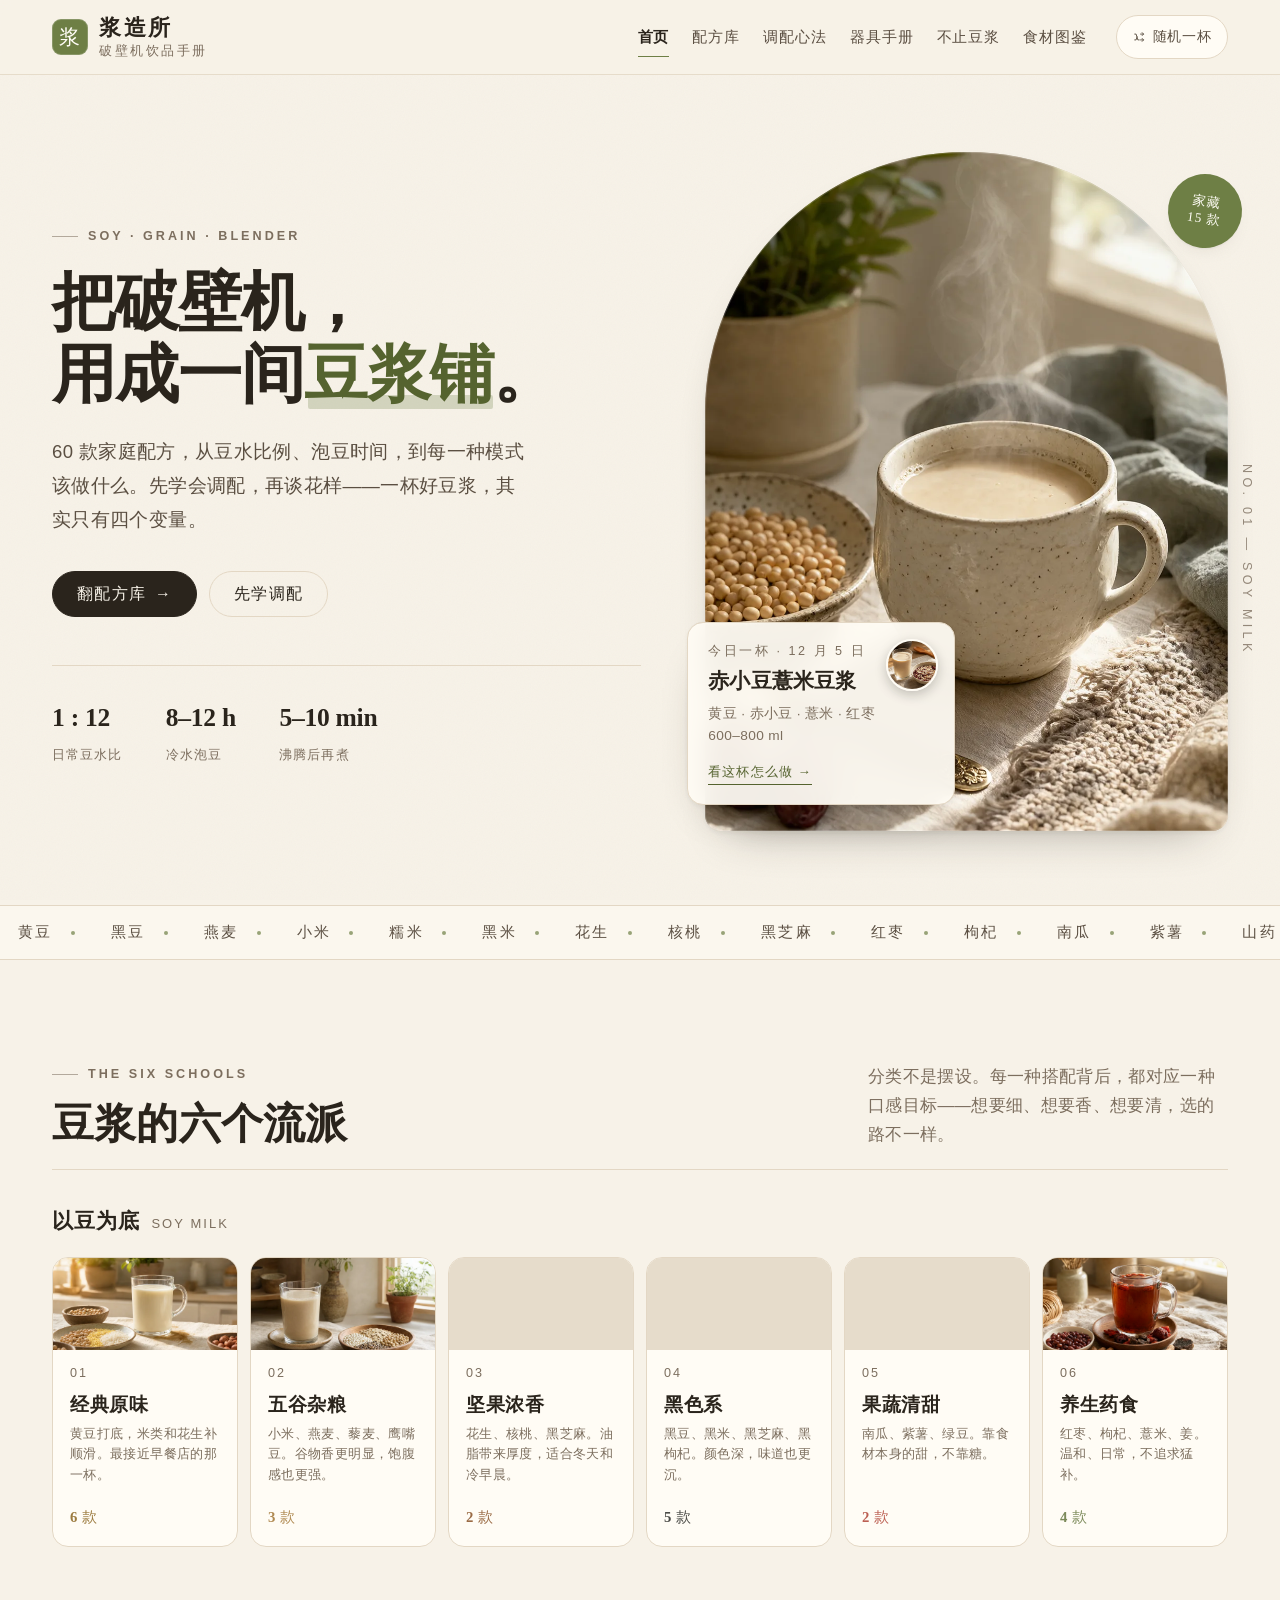
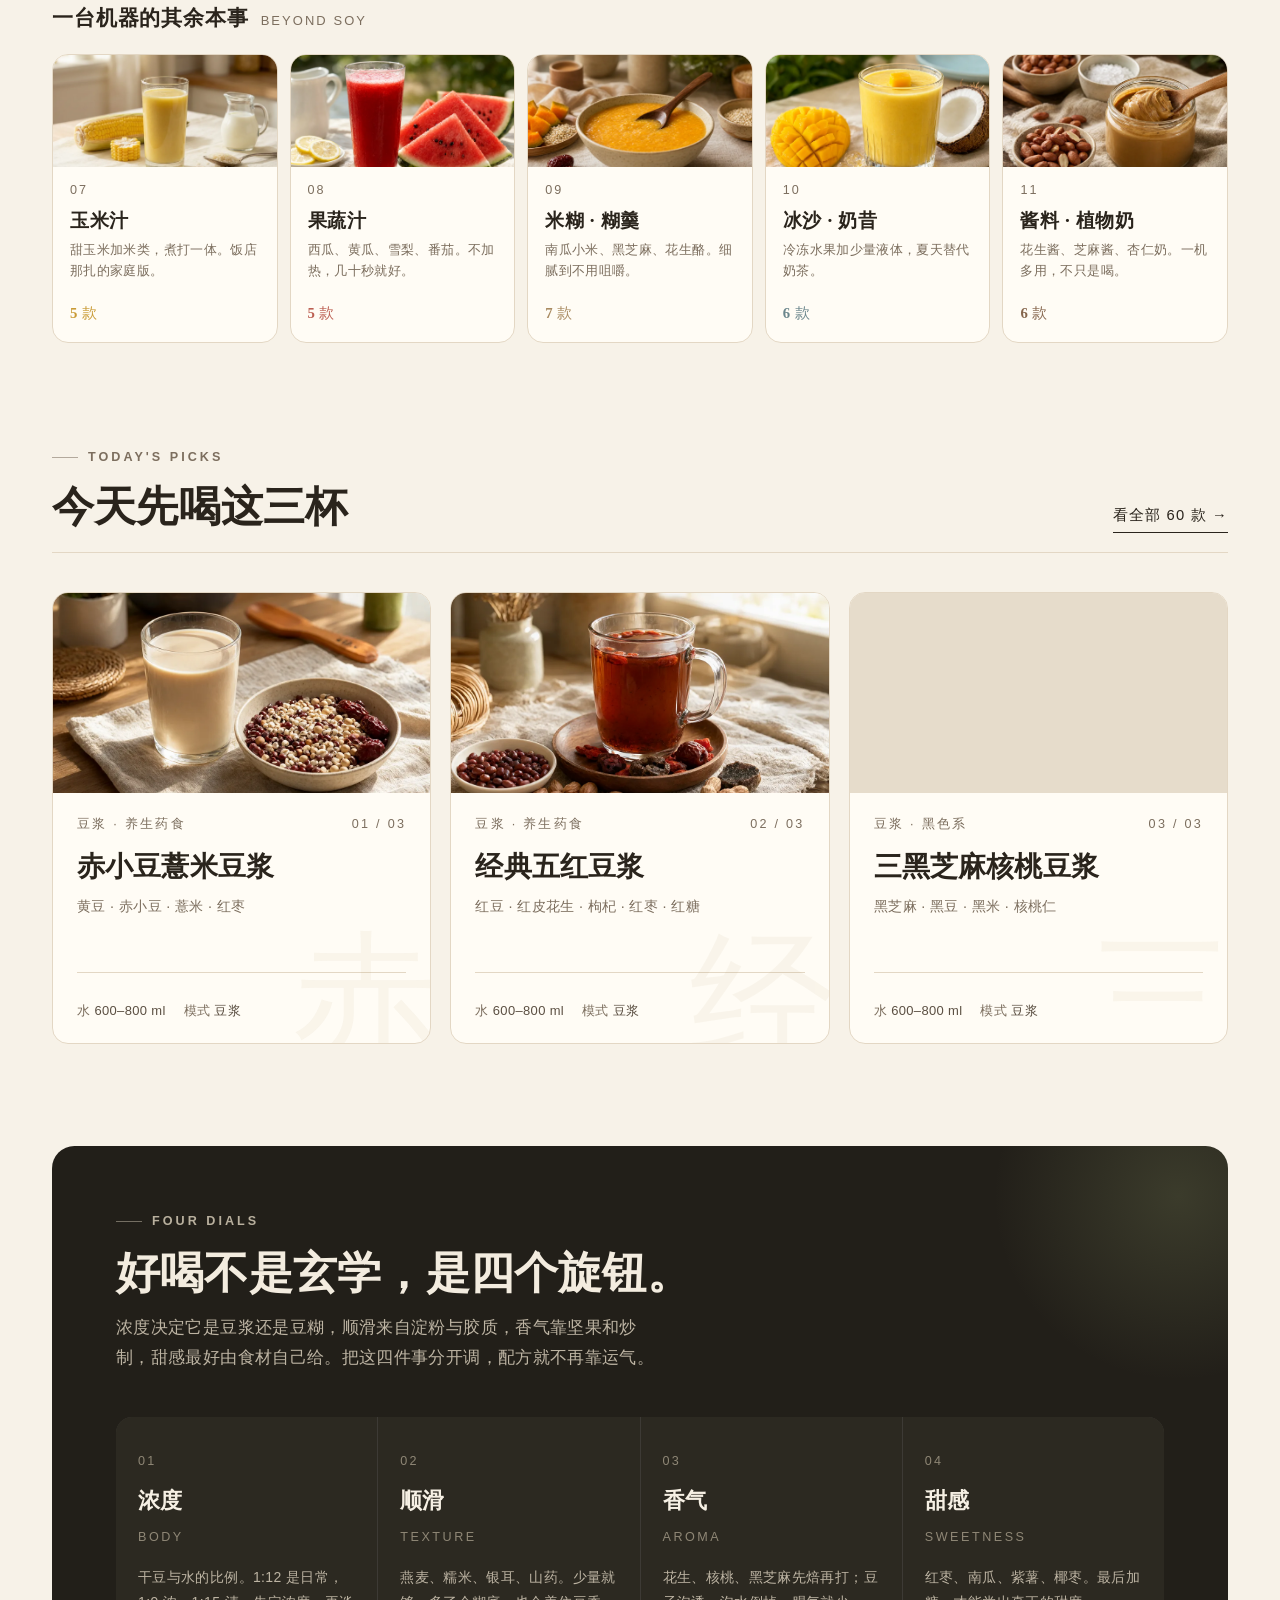
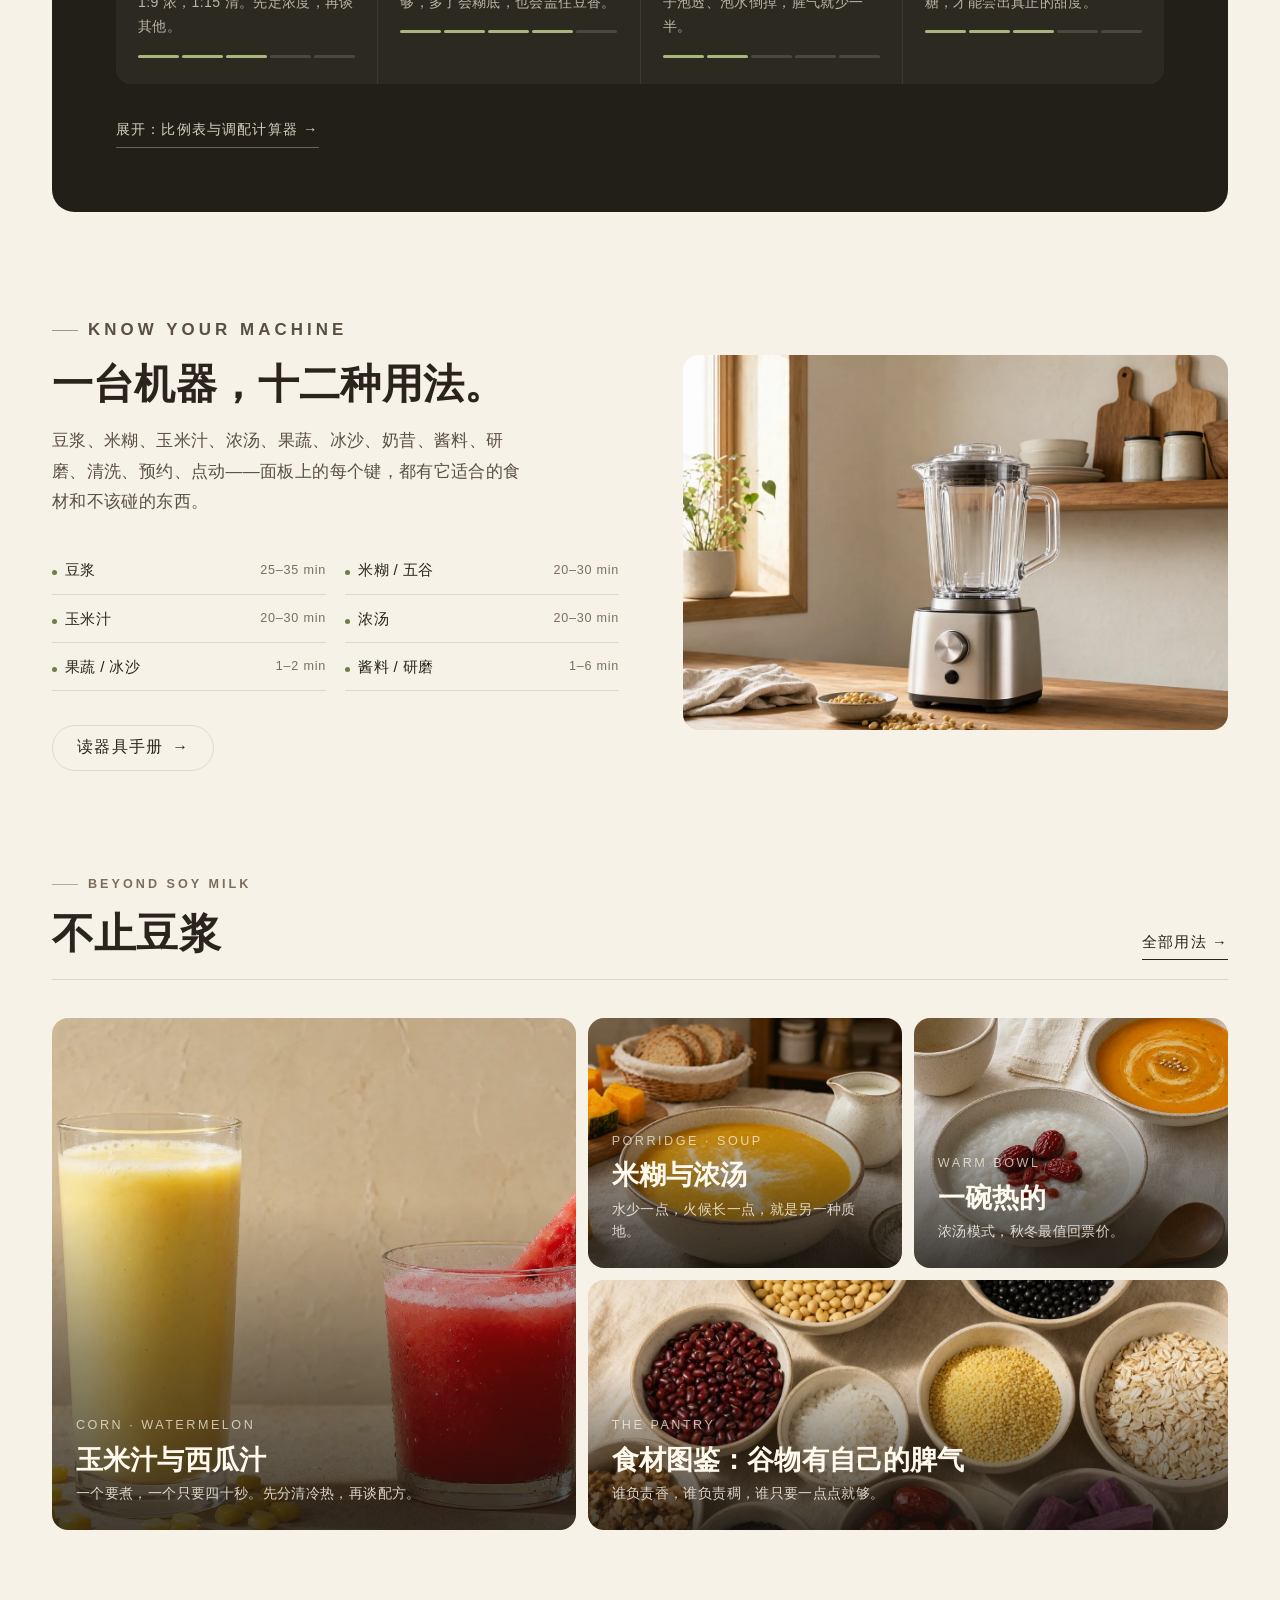
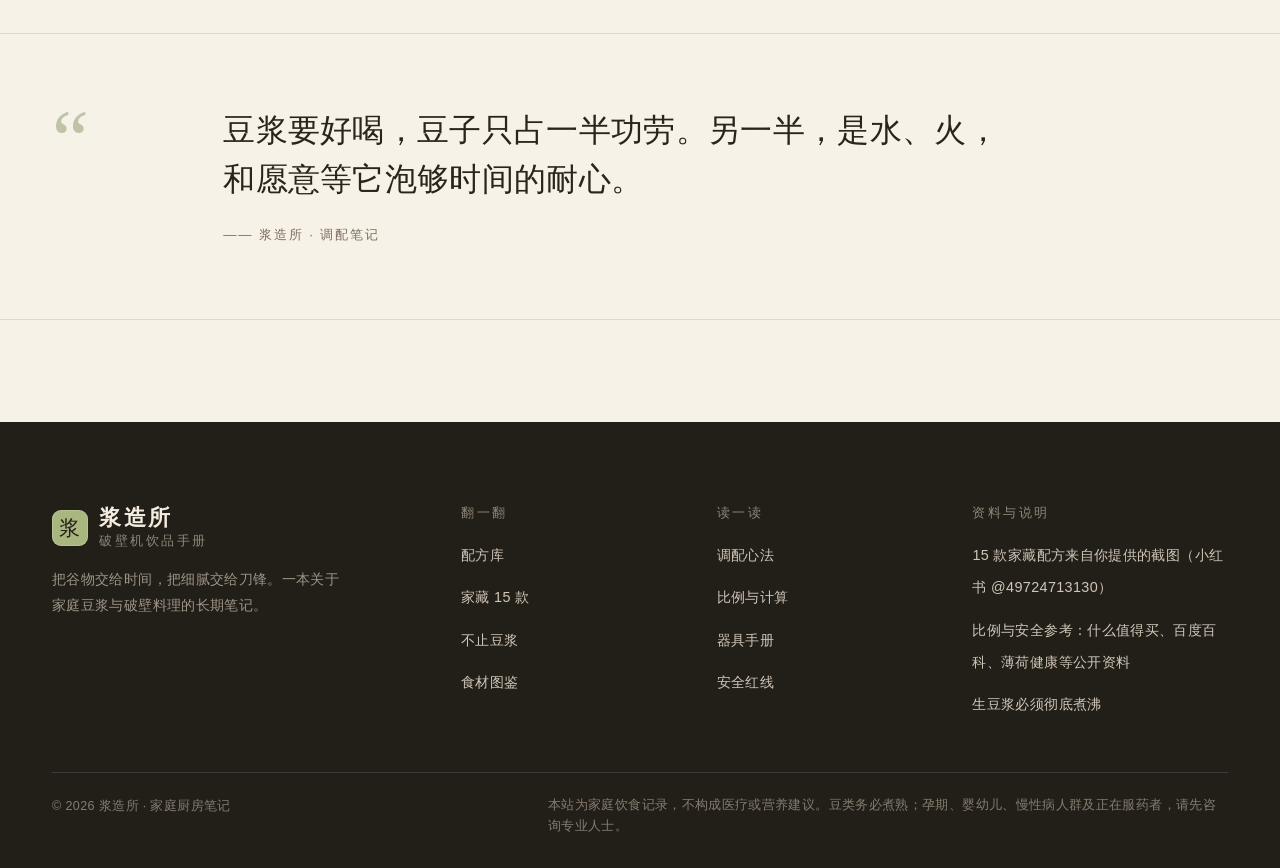
<file: index.html>
<!DOCTYPE html>
<html lang="zh-CN">
<head>
  <script>document.documentElement.classList.add('js')</script>

  <meta charset="UTF-8">
  <meta name="viewport" content="width=device-width, initial-scale=1">
  <title>浆造所 · 破壁机豆浆与五谷饮调配手册</title>
  <meta name="description" content="60 款破壁机配方：豆浆、玉米汁、果蔬汁、米糊、浓汤、冰沙、酱料与植物奶。从豆水比例、泡豆时间到每一种模式，附器具使用与安全指南。">
  <link rel="icon" href="data:image/svg+xml,%3Csvg xmlns='http://www.w3.org/2000/svg' viewBox='0 0 64 64'%3E%3Crect width='64' height='64' rx='14' fill='%236e7f45'/%3E%3Cellipse cx='32' cy='31' rx='13' ry='16' fill='%23fffdf6'/%3E%3Cpath d='M32 19c-5 6-5 18 0 24' stroke='%236e7f45' stroke-width='2' fill='none'/%3E%3C/svg%3E">
  <link rel="preload" href="assets/img/hero-soymilk.webp" as="image">
  <link rel="stylesheet" href="assets/style.css">
</head>
<body class="page-home">
  <a class="skip" href="#main">跳到正文</a>

  <header class="site-head">
    <div class="wrap head-inner">
      <a class="brand" href="index.html" aria-label="浆造所首页">
        <span class="brand-seal" aria-hidden="true">浆</span>
        <span class="brand-text"><b>浆造所</b><small>破壁机饮品手册</small></span>
      </a>
      <nav class="nav" aria-label="主导航">
        <a href="index.html" class="is-active">首页</a>
        <a href="recipes.html">配方库</a>
        <a href="science.html">调配心法</a>
        <a href="machine.html">器具手册</a>
        <a href="beyond.html">不止豆浆</a>
        <a href="pantry.html">食材图鉴</a>
      </nav>
      <button class="btn-random" type="button" data-random>
        <svg viewBox="0 0 24 24" fill="none" stroke="currentColor" stroke-width="1.6" aria-hidden="true"><path d="M4 7h3l3 10h3M4 17h3l2-6M14 7h6m0 0-3-3m3 3-3 3M14 17h6m0 0-3-3m3 3-3 3"/></svg>
        随机一杯
      </button>
    </div>
  </header>

  <main id="main">
    <section class="hero wrap">
      <div class="hero-copy">
        <p class="eyebrow">Soy · Grain · Blender</p>
        <h1>把破壁机，<br>用成一间<span class="hl">豆浆铺</span>。</h1>
        <p class="lede">60 款家庭配方，从豆水比例、泡豆时间，到每一种模式该做什么。先学会调配，再谈花样——一杯好豆浆，其实只有四个变量。</p>
        <div class="hero-actions">
          <a class="btn" href="recipes.html">翻配方库 <span class="arrow">→</span></a>
          <a class="btn ghost" href="science.html">先学调配</a>
        </div>
        <ul class="hero-facts">
          <li><b>1 : 12</b><span>日常豆水比</span></li>
          <li><b>8–12 h</b><span>冷水泡豆</span></li>
          <li><b>5–10 min</b><span>沸腾后再煮</span></li>
        </ul>
      </div>

      <div class="hero-visual">
        <div class="hero-frame">
          <img src="assets/img/hero-soymilk.webp" alt="晨光里的一杯热豆浆、黄豆与红枣" width="1000" height="1432" fetchpriority="high">
        </div>
        <span class="hero-stamp">家藏<br>15 款</span>
        <div class="hero-card" data-daily>
          <img class="daily-thumb" data-daily-img src="assets/img/r-guoyan.webp" alt="今日配方" width="1024" height="636">
          <p class="tiny">今日一杯 · <span data-daily-date>今天</span></p>
          <h3 data-daily-name>经典国宴豆浆</h3>
          <p data-daily-ing>黄豆 · 小米 · 大米 · 花生</p>
          <a class="go" data-daily-link href="recipes.html?id=guoyan">看这杯怎么做 →</a>
        </div>
        <span class="hero-side-note">NO. 01 — SOY MILK</span>
      </div>
    </section>

    <div class="marquee" aria-hidden="true">
      <div class="marquee-track">
        <span>黄豆</span><span>黑豆</span><span>燕麦</span><span>小米</span><span>糯米</span><span>黑米</span><span>花生</span><span>核桃</span><span>黑芝麻</span><span>红枣</span><span>枸杞</span><span>南瓜</span><span>紫薯</span><span>山药</span><span>银耳</span><span>莲子</span><span>玉米</span>
        <span>黄豆</span><span>黑豆</span><span>燕麦</span><span>小米</span><span>糯米</span><span>黑米</span><span>花生</span><span>核桃</span><span>黑芝麻</span><span>红枣</span><span>枸杞</span><span>南瓜</span><span>紫薯</span><span>山药</span><span>银耳</span><span>莲子</span><span>玉米</span>
      </div>
    </div>

    <section class="cat-section wrap">
      <div class="section-head reveal">
        <div>
          <p class="eyebrow">The Six Schools</p>
          <h2>豆浆的六个流派</h2>
        </div>
        <p class="head-note">分类不是摆设。每一种搭配背后，都对应一种口感目标——想要细、想要香、想要清，选的路不一样。</p>
      </div>

      <div class="cat-block reveal">
        <div class="cat-label"><h3>以豆为底</h3><span>SOY MILK</span></div>
        <div class="cat-grid">
          <a class="cat-card" href="recipes.html?type=soy&amp;sub=classic" style="--c:#9c7b3f">
            <div class="cat-img"><img src="assets/img/r-guoyan.webp" alt="经典原味豆浆与黄豆小米" loading="lazy" decoding="async" width="1024" height="636"></div>
            <span class="idx">01</span><h3>经典原味</h3>
            <p>黄豆打底，米类和花生补顺滑。最接近早餐店的那一杯。</p>
            <span class="count"><span><b data-count-sub="classic">0</b> 款</span><span class="arrow">→</span></span>
          </a>
          <a class="cat-card" href="recipes.html?type=soy&amp;sub=grains" style="--c:#b08a52">
            <div class="cat-img"><img src="assets/img/r-quinoa.webp" alt="藜麦燕麦豆浆与谷物" loading="lazy" decoding="async" width="1024" height="636"></div>
            <span class="idx">02</span><h3>五谷杂粮</h3>
            <p>小米、燕麦、藜麦、鹰嘴豆。谷物香更明显，饱腹感也更强。</p>
            <span class="count"><span><b data-count-sub="grains">0</b> 款</span><span class="arrow">→</span></span>
          </a>
          <a class="cat-card" href="recipes.html?type=soy&amp;sub=nuts" style="--c:#9a6b45">
            <div class="cat-img"><img src="assets/img/r-huasheng-hetao.webp" alt="花生核桃豆浆与坚果" loading="lazy" decoding="async" width="1024" height="636"></div>
            <span class="idx">03</span><h3>坚果浓香</h3>
            <p>花生、核桃、黑芝麻。油脂带来厚度，适合冬天和冷早晨。</p>
            <span class="count"><span><b data-count-sub="nuts">0</b> 款</span><span class="arrow">→</span></span>
          </a>
          <a class="cat-card" href="recipes.html?type=soy&amp;sub=black" style="--c:#4a4a46">
            <div class="cat-img"><img src="assets/img/r-sanhei-zhima-hetao.webp" alt="三黑芝麻核桃豆浆与黑色食材" loading="lazy" decoding="async" width="1024" height="636"></div>
            <span class="idx">04</span><h3>黑色系</h3>
            <p>黑豆、黑米、黑芝麻、黑枸杞。颜色深，味道也更沉。</p>
            <span class="count"><span><b data-count-sub="black">0</b> 款</span><span class="arrow">→</span></span>
          </a>
          <a class="cat-card" href="recipes.html?type=soy&amp;sub=fruit" style="--c:#bc5f52">
            <div class="cat-img"><img src="assets/img/r-hongdou-nangua.webp" alt="红豆南瓜豆浆与南瓜" loading="lazy" decoding="async" width="1024" height="636"></div>
            <span class="idx">05</span><h3>果蔬清甜</h3>
            <p>南瓜、紫薯、绿豆。靠食材本身的甜，不靠糖。</p>
            <span class="count"><span><b data-count-sub="fruit">0</b> 款</span><span class="arrow">→</span></span>
          </a>
          <a class="cat-card" href="recipes.html?type=soy&amp;sub=herbal" style="--c:#7c8a5a">
            <div class="cat-img"><img src="assets/img/r-wuhong.webp" alt="五红豆浆与红枣枸杞" loading="lazy" decoding="async" width="1024" height="636"></div>
            <span class="idx">06</span><h3>养生药食</h3>
            <p>红枣、枸杞、薏米、姜。温和、日常，不追求猛补。</p>
            <span class="count"><span><b data-count-sub="herbal">0</b> 款</span><span class="arrow">→</span></span>
          </a>
        </div>
      </div>

      <div class="cat-block reveal">
        <div class="cat-label"><h3>一台机器的其余本事</h3><span>BEYOND SOY</span></div>
        <div class="cat-grid five">
          <a class="cat-card" href="beyond.html#corn" style="--c:#c99a35">
            <div class="cat-img"><img src="assets/img/r-corn-classic.webp" alt="奶香玉米汁与甜玉米" loading="lazy" decoding="async" width="1024" height="636"></div>
            <span class="idx">07</span><h3>玉米汁</h3>
            <p>甜玉米加米类，煮打一体。饭店那扎的家庭版。</p>
            <span class="count"><span><b data-count-type="corn">0</b> 款</span><span class="arrow">→</span></span>
          </a>
          <a class="cat-card" href="recipes.html?type=juice" style="--c:#bc5f52">
            <div class="cat-img"><img src="assets/img/r-watermelon.webp" alt="鲜榨西瓜汁" loading="lazy" decoding="async" width="1024" height="636"></div>
            <span class="idx">08</span><h3>果蔬汁</h3>
            <p>西瓜、黄瓜、雪梨、番茄。不加热，几十秒就好。</p>
            <span class="count"><span><b data-count-type="juice">0</b> 款</span><span class="arrow">→</span></span>
          </a>
          <a class="cat-card" href="beyond.html#porridge" style="--c:#a98a60">
            <div class="cat-img"><img src="assets/img/r-pumpkin-millet.webp" alt="南瓜小米糊" loading="lazy" decoding="async" width="1024" height="636"></div>
            <span class="idx">09</span><h3>米糊 · 糊羹</h3>
            <p>南瓜小米、黑芝麻、花生酪。细腻到不用咀嚼。</p>
            <span class="count"><span><b data-count-type="porridge">0</b> 款</span><span class="arrow">→</span></span>
          </a>
          <a class="cat-card" href="beyond.html#ice" style="--c:#6b868c">
            <div class="cat-img"><img src="assets/img/r-mango-coconut.webp" alt="芒果椰奶冰沙" loading="lazy" decoding="async" width="1024" height="636"></div>
            <span class="idx">10</span><h3>冰沙 · 奶昔</h3>
            <p>冷冻水果加少量液体，夏天替代奶茶。</p>
            <span class="count"><span><b data-count-type="ice">0</b> 款</span><span class="arrow">→</span></span>
          </a>
          <a class="cat-card" href="beyond.html#sauce" style="--c:#86664d">
            <div class="cat-img"><img src="assets/img/r-peanut-butter.webp" alt="自制花生酱" loading="lazy" decoding="async" width="1024" height="636"></div>
            <span class="idx">11</span><h3>酱料 · 植物奶</h3>
            <p>花生酱、芝麻酱、杏仁奶。一机多用，不只是喝。</p>
            <span class="count"><span><b data-count-type="sauce">0</b> 款</span><span class="arrow">→</span></span>
          </a>
        </div>
      </div>
    </section>

    <section class="feature-section wrap">
      <div class="section-head reveal">
        <div>
          <p class="eyebrow">Today's Picks</p>
          <h2>今天先喝这三杯</h2>
        </div>
        <a class="more" href="recipes.html">看全部 <span data-count-total>60</span> 款 →</a>
      </div>
      <div class="feature-grid" data-featured></div>
    </section>

    <section class="principles wrap">
      <div class="principles-band reveal">
        <p class="eyebrow">Four Dials</p>
        <h2>好喝不是玄学，是四个旋钮。</h2>
        <p class="intro">浓度决定它是豆浆还是豆糊，顺滑来自淀粉与胶质，香气靠坚果和炒制，甜感最好由食材自己给。把这四件事分开调，配方就不再靠运气。</p>
        <div class="knobs">
          <div class="knob">
            <span class="knob-no">01</span>
            <h3>浓度</h3>
            <span class="knob-en">Body</span>
            <p>干豆与水的比例。1:12 是日常，1:9 浓，1:15 清。先定浓度，再谈其他。</p>
            <div class="bars"><i class="on"></i><i class="on"></i><i class="on"></i><i></i><i></i></div>
          </div>
          <div class="knob">
            <span class="knob-no">02</span>
            <h3>顺滑</h3>
            <span class="knob-en">Texture</span>
            <p>燕麦、糯米、银耳、山药。少量就够，多了会糊底，也会盖住豆香。</p>
            <div class="bars"><i class="on"></i><i class="on"></i><i class="on"></i><i class="on"></i><i></i></div>
          </div>
          <div class="knob">
            <span class="knob-no">03</span>
            <h3>香气</h3>
            <span class="knob-en">Aroma</span>
            <p>花生、核桃、黑芝麻先焙再打；豆子泡透、泡水倒掉，腥气就少一半。</p>
            <div class="bars"><i class="on"></i><i class="on"></i><i></i><i></i><i></i></div>
          </div>
          <div class="knob">
            <span class="knob-no">04</span>
            <h3>甜感</h3>
            <span class="knob-en">Sweetness</span>
            <p>红枣、南瓜、紫薯、椰枣。最后加糖，才能尝出真正的甜度。</p>
            <div class="bars"><i class="on"></i><i class="on"></i><i class="on"></i><i></i><i></i></div>
          </div>
        </div>
        <a class="principles-link" href="science.html">展开：比例表与调配计算器 →</a>
      </div>
    </section>

    <section class="machine-band wrap">
      <div class="machine-inner">
        <div class="machine-copy reveal">
          <p class="eyebrow">Know Your Machine</p>
          <h2>一台机器，十二种用法。</h2>
          <p>豆浆、米糊、玉米汁、浓汤、果蔬、冰沙、奶昔、酱料、研磨、清洗、预约、点动——面板上的每个键，都有它适合的食材和不该碰的东西。</p>
          <ul class="mode-list">
            <li><span><i class="dot"></i>豆浆</span><span>25–35 min</span></li>
            <li><span><i class="dot"></i>米糊 / 五谷</span><span>20–30 min</span></li>
            <li><span><i class="dot"></i>玉米汁</span><span>20–30 min</span></li>
            <li><span><i class="dot"></i>浓汤</span><span>20–30 min</span></li>
            <li><span><i class="dot"></i>果蔬 / 冰沙</span><span>1–2 min</span></li>
            <li><span><i class="dot"></i>酱料 / 研磨</span><span>1–6 min</span></li>
          </ul>
          <div class="hero-actions">
            <a class="btn ghost" href="machine.html">读器具手册 <span class="arrow">→</span></a>
          </div>
        </div>
        <div class="machine-img reveal">
          <img src="assets/img/blender-counter.webp" alt="清晨厨房台面上的破壁机" width="1400" height="870" loading="lazy">
        </div>
      </div>
    </section>

    <section class="beyond-strip wrap">
      <div class="section-head reveal">
        <div>
          <p class="eyebrow">Beyond Soy Milk</p>
          <h2>不止豆浆</h2>
        </div>
        <a class="more" href="beyond.html">全部用法 →</a>
      </div>
      <div class="beyond-grid reveal">
        <a class="beyond-tile tall" href="beyond.html#corn">
          <img src="assets/img/corn-watermelon.webp" alt="一杯玉米汁与一杯西瓜汁" width="1400" height="870" loading="lazy">
          <span class="overlay">
            <span class="k">Corn · Watermelon</span>
            <h3>玉米汁与西瓜汁</h3>
            <p>一个要煮，一个只要四十秒。先分清冷热，再谈配方。</p>
          </span>
        </a>
        <a class="beyond-tile" href="beyond.html#porridge">
          <img src="assets/img/r-korean-pumpkin.webp" alt="一碗金黄顺滑的南瓜粥" width="1024" height="636" loading="lazy">
          <span class="overlay">
            <span class="k">Porridge · Soup</span>
            <h3>米糊与浓汤</h3>
            <p>水少一点，火候长一点，就是另一种质地。</p>
          </span>
        </a>
        <a class="beyond-tile" href="beyond.html#soup">
          <img src="assets/img/pumpkin-soup.webp" alt="南瓜浓汤与米糊" width="1024" height="954" loading="lazy">
          <span class="overlay">
            <span class="k">Warm Bowl</span>
            <h3>一碗热的</h3>
            <p>浓汤模式，秋冬最值回票价。</p>
          </span>
        </a>
        <a class="beyond-tile wide" href="pantry.html">
          <img src="assets/img/grains-flatlay.webp" alt="黄豆、黑豆、大米、小米、燕麦、核桃等食材俯拍" width="1400" height="870" loading="lazy">
          <span class="overlay">
            <span class="k">The Pantry</span>
            <h3>食材图鉴：谷物有自己的脾气</h3>
            <p>谁负责香，谁负责稠，谁只要一点点就够。</p>
          </span>
        </a>
      </div>
    </section>

    <section class="quote-band">
      <div class="wrap quote-inner">
        <span class="mark" aria-hidden="true">“</span>
        <div>
          <blockquote>豆浆要好喝，豆子只占一半功劳。另一半，是水、火，和愿意等它泡够时间的耐心。</blockquote>
          <cite>—— 浆造所 · 调配笔记</cite>
        </div>
      </div>
    </section>
  </main>

  <footer class="site-foot">
    <div class="wrap">
      <div class="foot-grid">
        <div class="foot-brand">
          <a class="brand" href="index.html">
            <span class="brand-seal" aria-hidden="true">浆</span>
            <span class="brand-text"><b>浆造所</b><small>破壁机饮品手册</small></span>
          </a>
          <p>把谷物交给时间，把细腻交给刀锋。一本关于家庭豆浆与破壁料理的长期笔记。</p>
        </div>
        <div class="foot-col">
          <h4>翻一翻</h4>
          <ul>
            <li><a href="recipes.html">配方库</a></li>
            <li><a href="recipes.html?home=1">家藏 15 款</a></li>
            <li><a href="beyond.html">不止豆浆</a></li>
            <li><a href="pantry.html">食材图鉴</a></li>
          </ul>
        </div>
        <div class="foot-col">
          <h4>读一读</h4>
          <ul>
            <li><a href="science.html">调配心法</a></li>
            <li><a href="science.html#ratio">比例与计算</a></li>
            <li><a href="machine.html">器具手册</a></li>
            <li><a href="machine.html#safety">安全红线</a></li>
          </ul>
        </div>
        <div class="foot-col">
          <h4>资料与说明</h4>
          <ul>
            <li><span>15 款家藏配方来自你提供的截图（小红书 @49724713130）</span></li>
            <li><span>比例与安全参考：什么值得买、百度百科、薄荷健康等公开资料</span></li>
            <li><a href="machine.html#safety">生豆浆必须彻底煮沸</a></li>
          </ul>
        </div>
      </div>
      <div class="foot-bottom">
        <span>© 2026 浆造所 · 家庭厨房笔记</span>
        <span class="disc">本站为家庭饮食记录，不构成医疗或营养建议。豆类务必煮熟；孕期、婴幼儿、慢性病人群及正在服药者，请先咨询专业人士。</span>
      </div>
    </div>
  </footer>

  <dialog id="recipeDialog" class="recipe-dialog" aria-label="配方详情"></dialog>
  <script src="assets/data.js"></script>
  <script src="assets/app.js"></script>
  <script src="assets/community.js"></script>
</body>
</html>
</file>
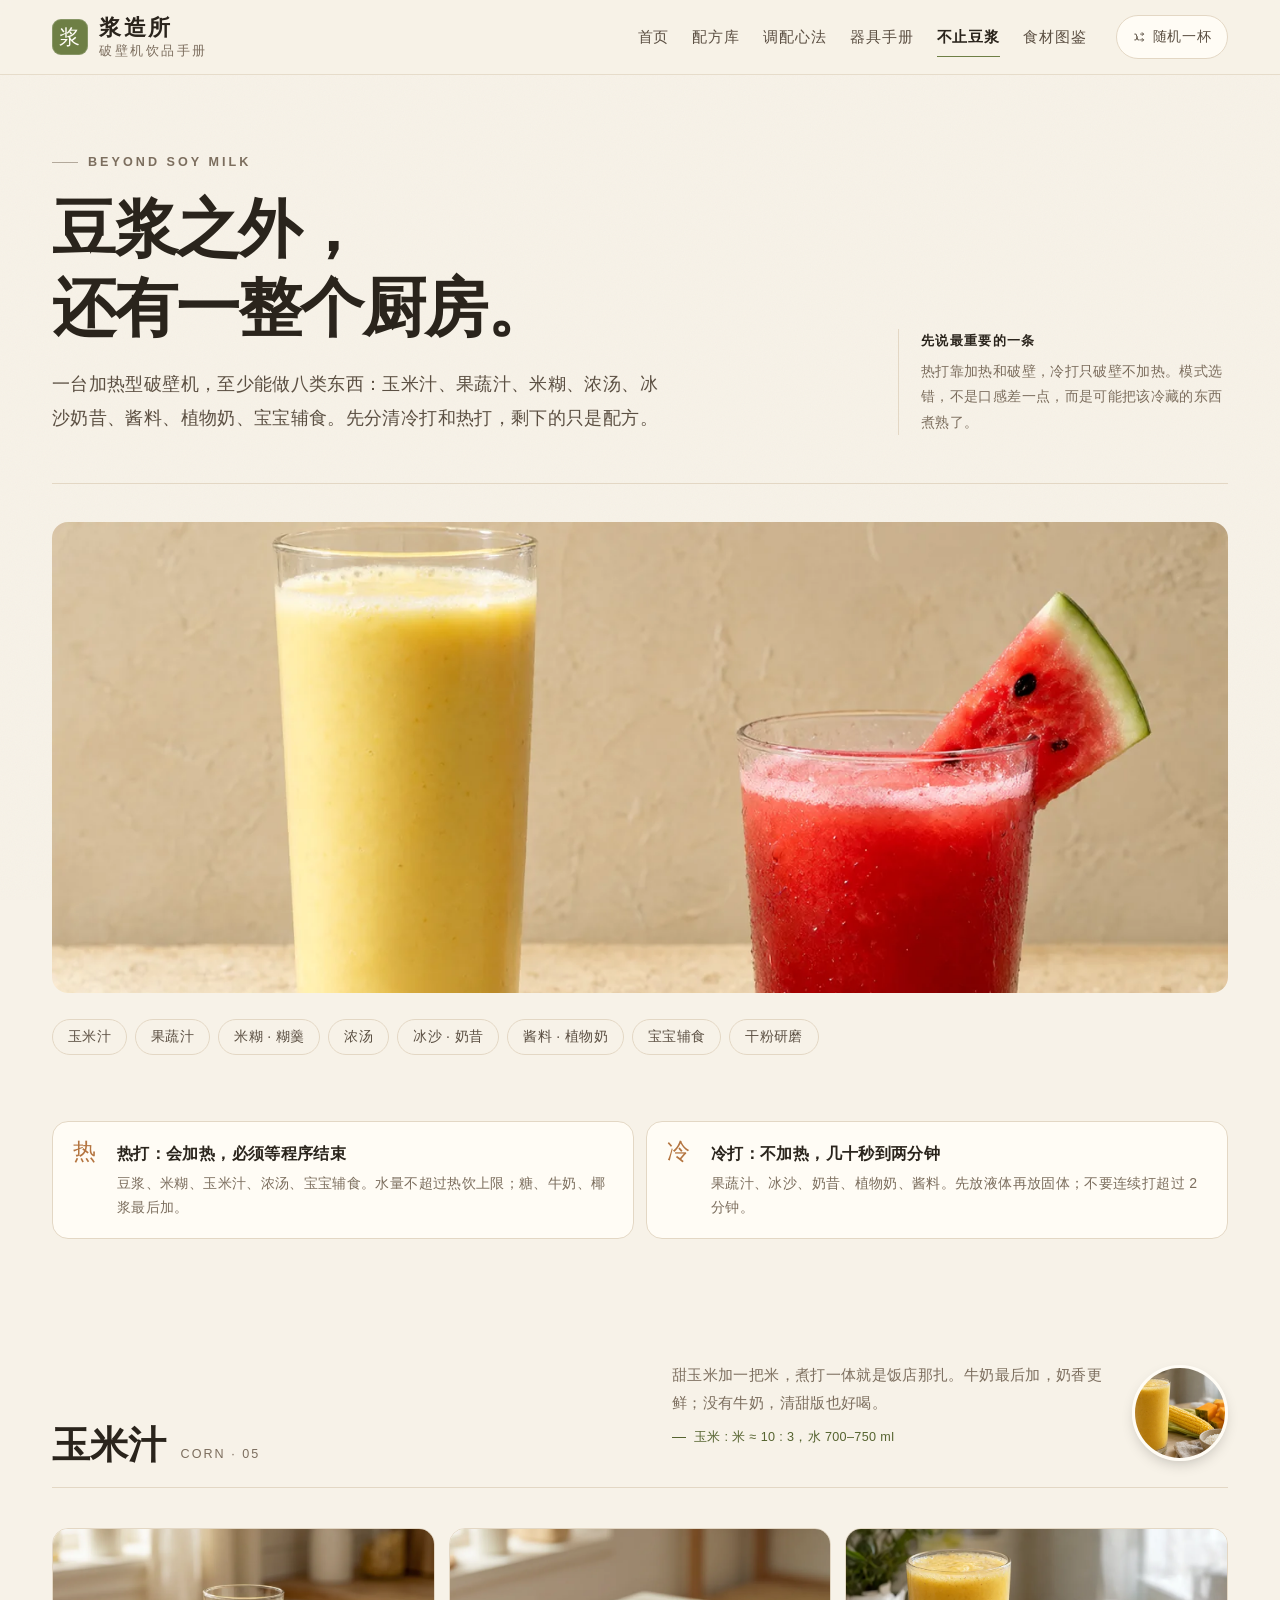
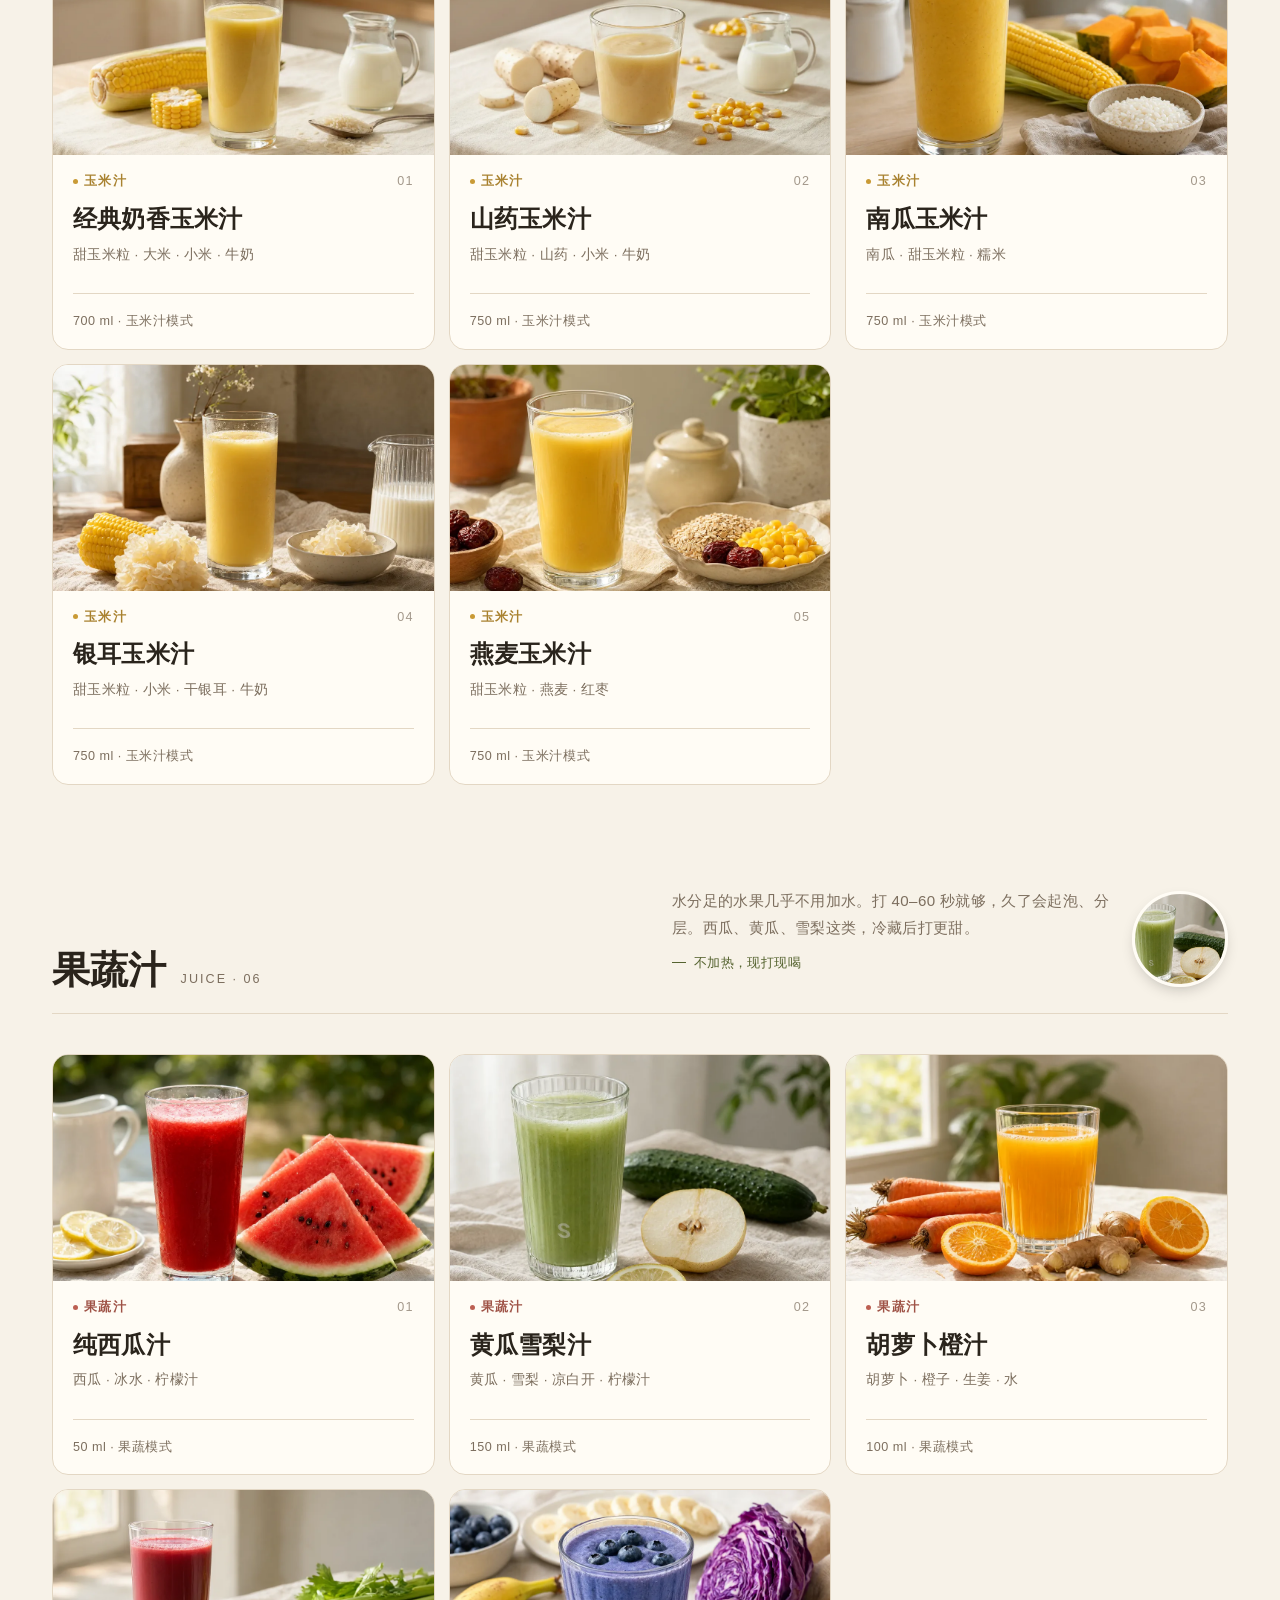
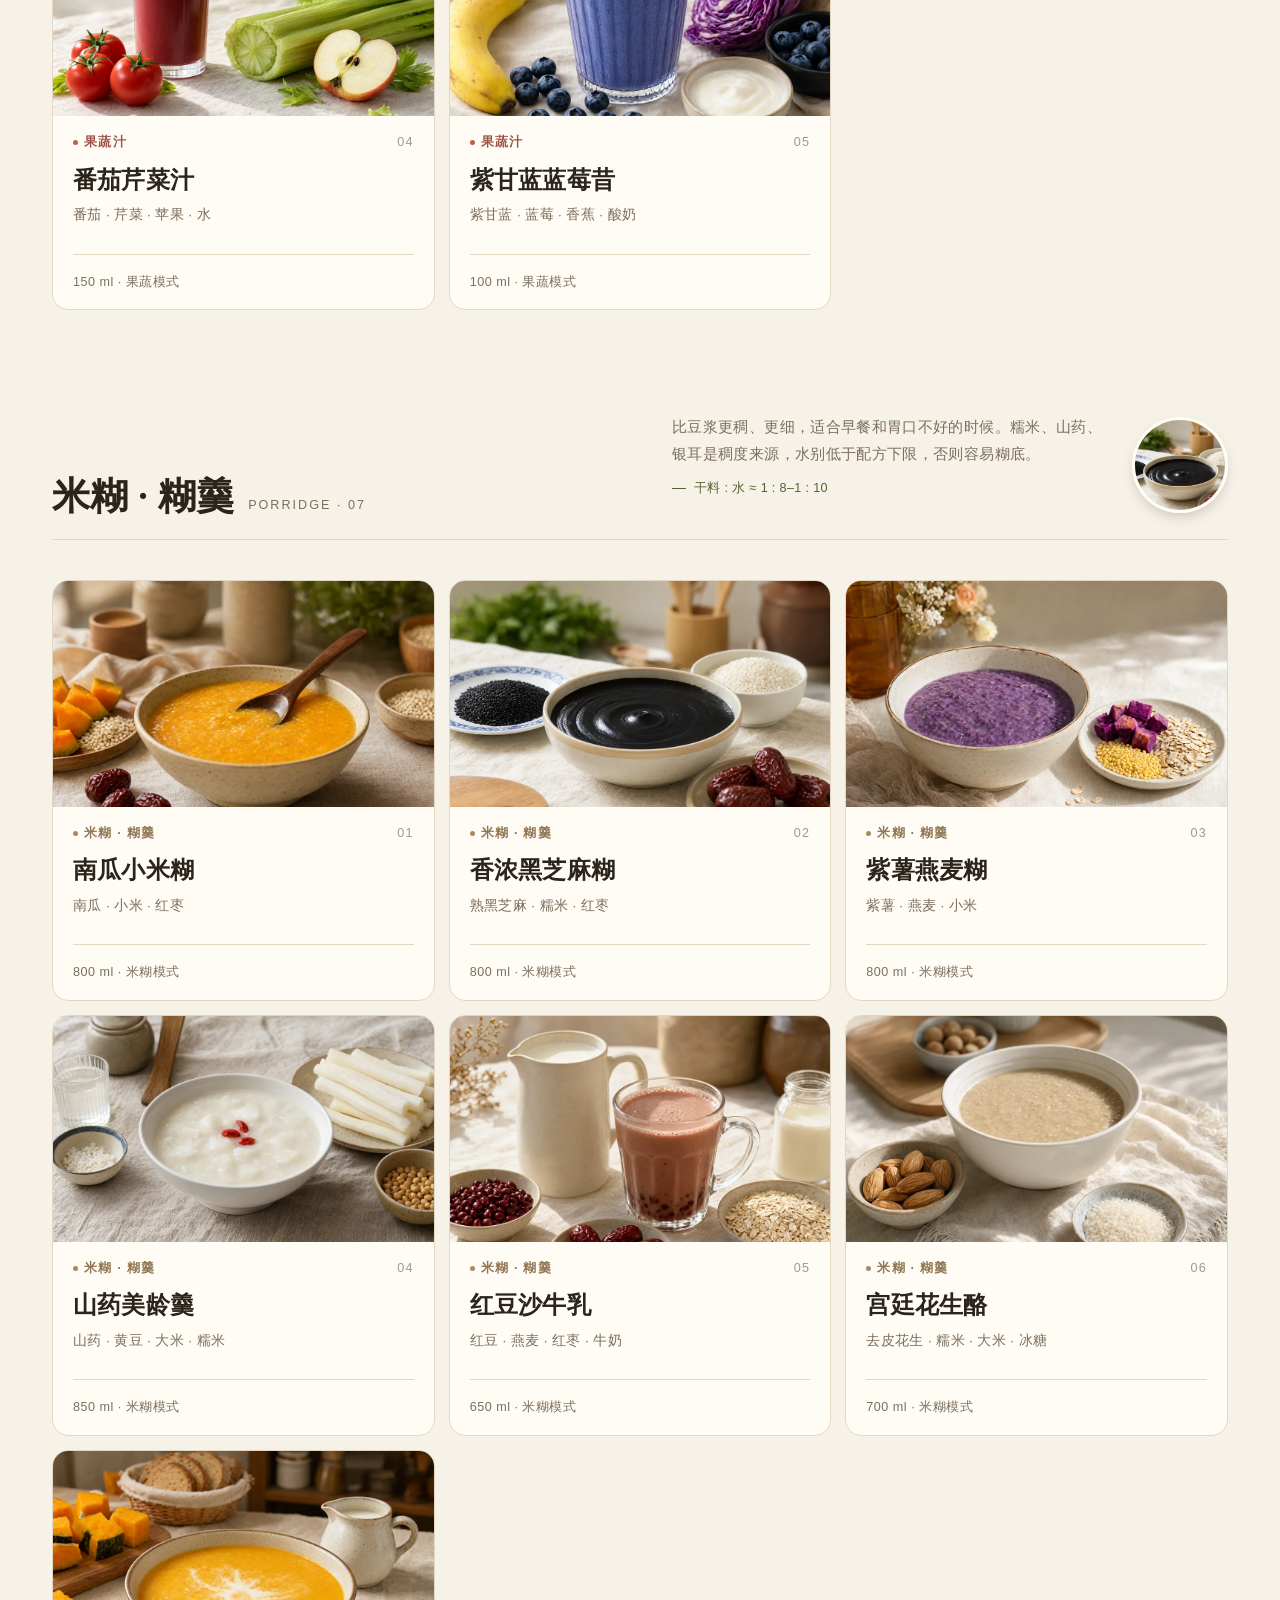
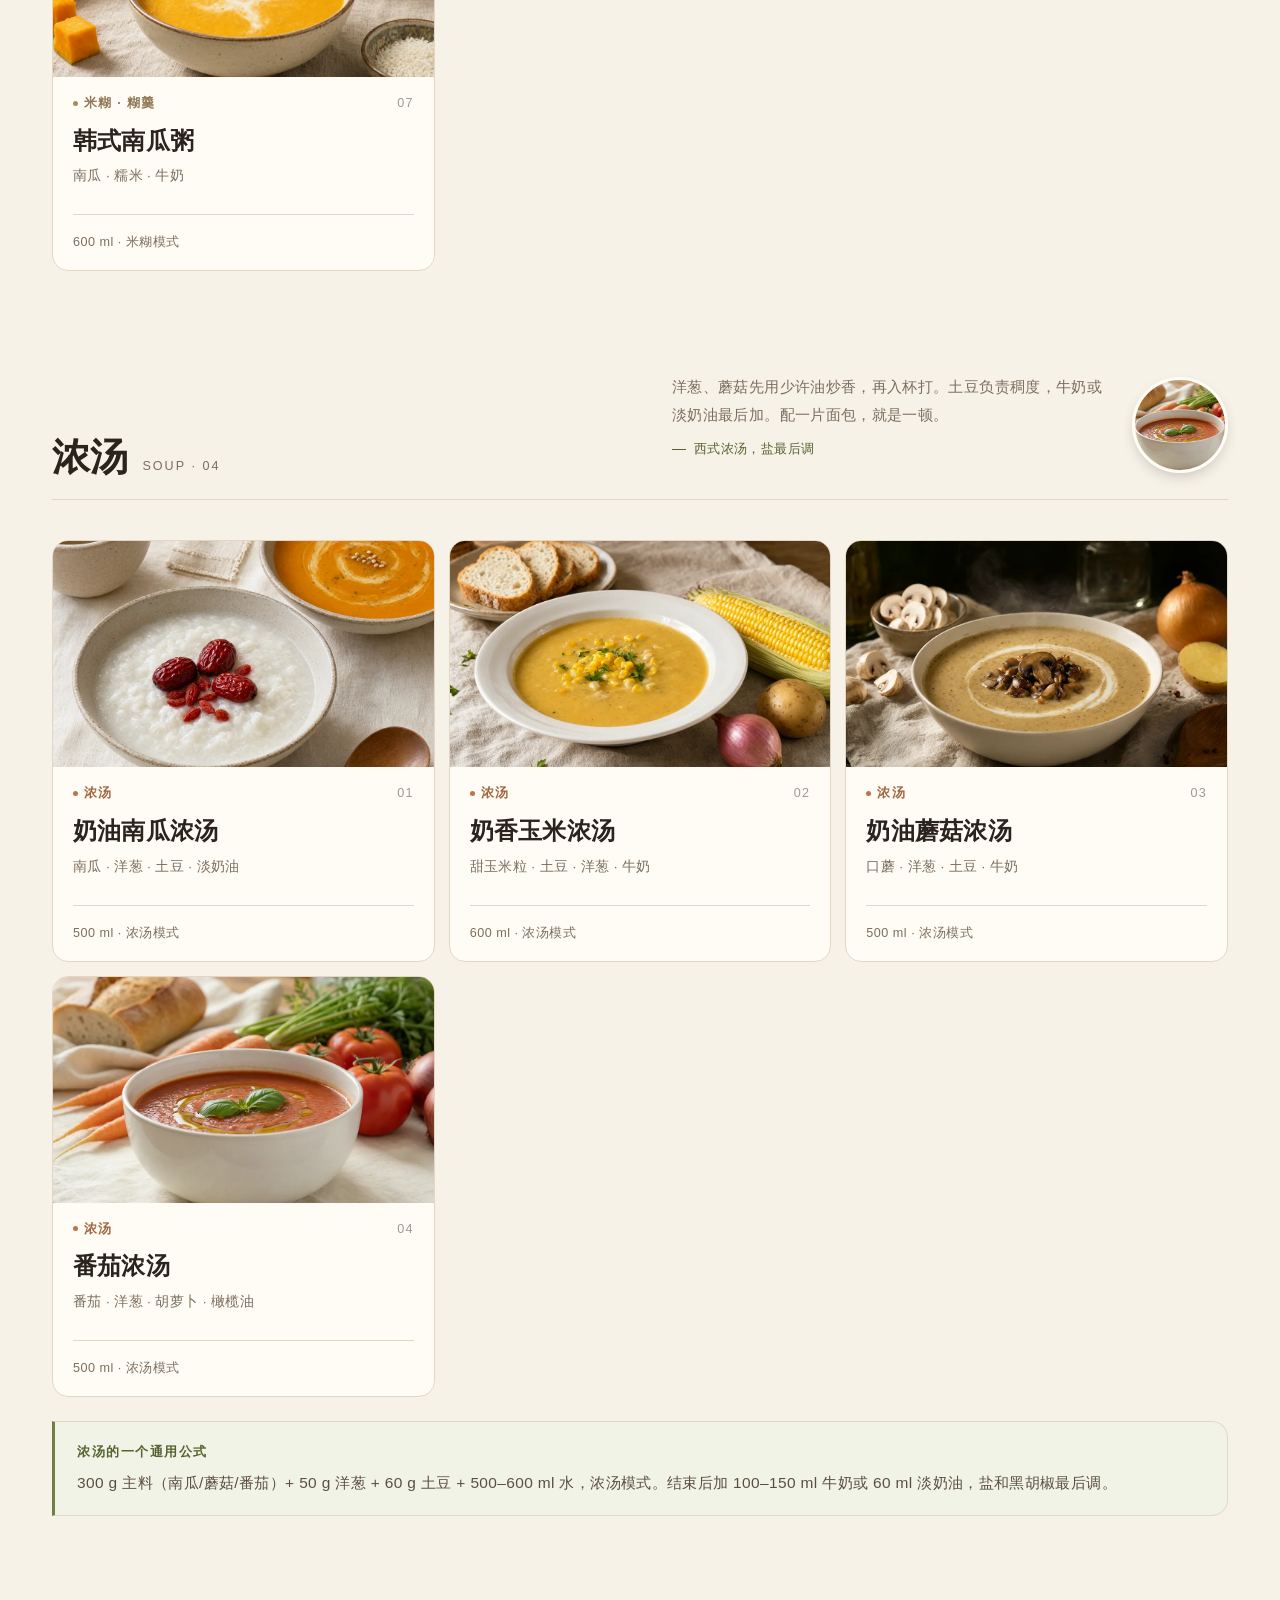
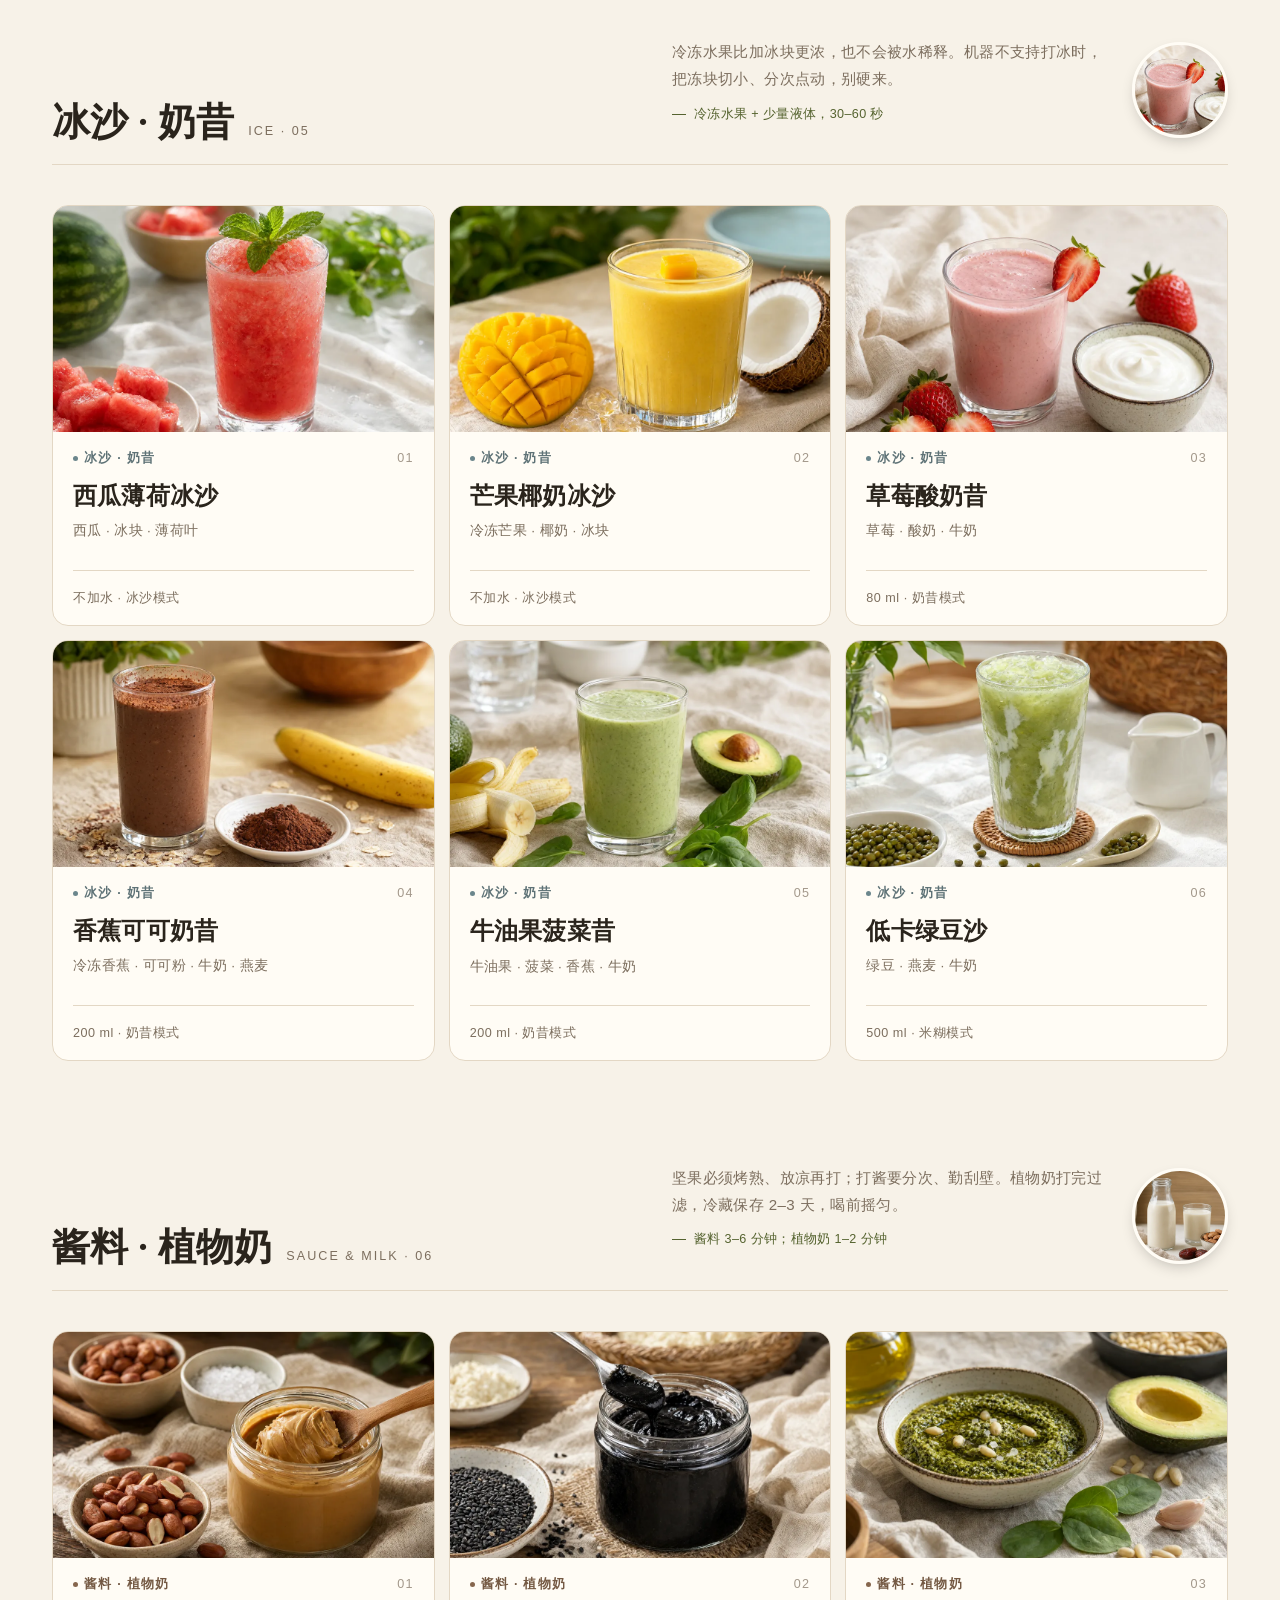
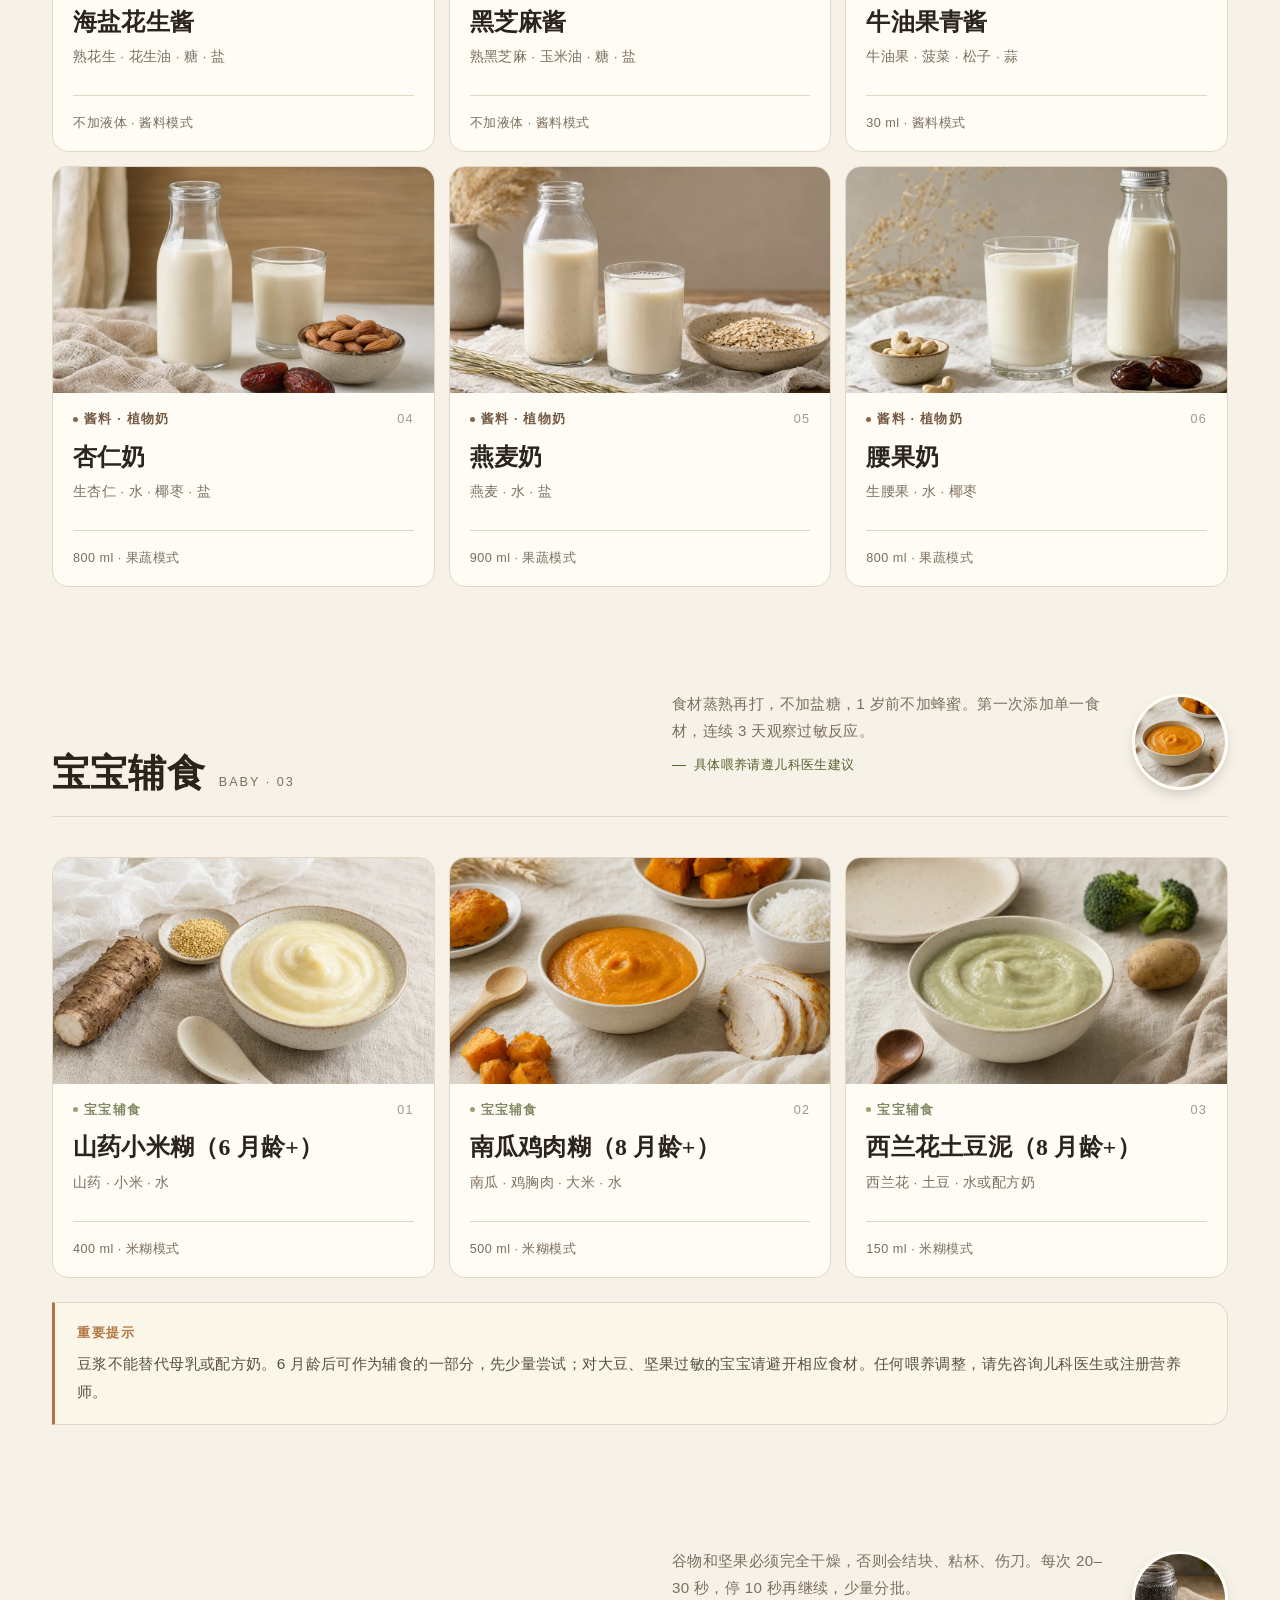
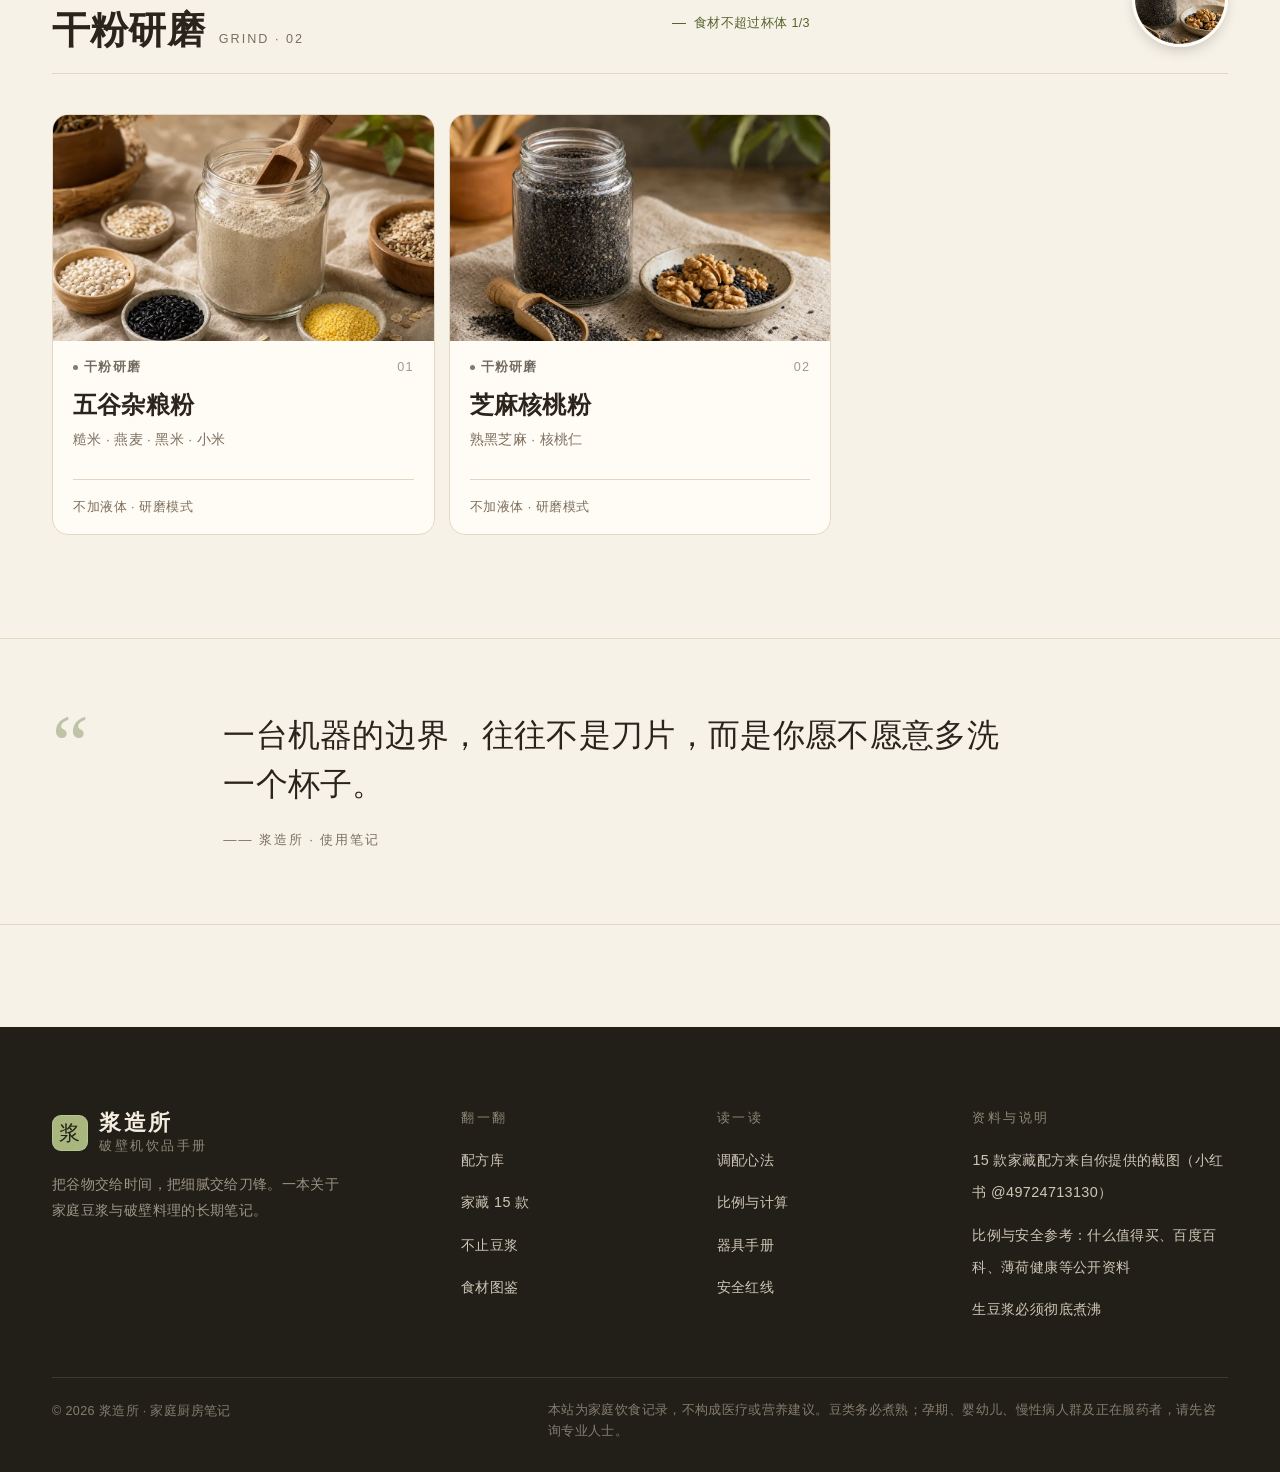
<file: beyond.html>
<!DOCTYPE html>
<html lang="zh-CN">
<head>
  <script>document.documentElement.classList.add('js')</script>

  <meta charset="UTF-8">
  <meta name="viewport" content="width=device-width, initial-scale=1">
  <title>不止豆浆 · 浆造所</title>
  <meta name="description" content="破壁机还能做什么：玉米汁、果蔬汁、米糊糊羹、浓汤、冰沙奶昔、酱料植物奶、宝宝辅食与干粉研磨，共 38 款非豆浆配方。">
  <link rel="icon" href="data:image/svg+xml,%3Csvg xmlns='http://www.w3.org/2000/svg' viewBox='0 0 64 64'%3E%3Crect width='64' height='64' rx='14' fill='%236e7f45'/%3E%3Cellipse cx='32' cy='31' rx='13' ry='16' fill='%23fffdf6'/%3E%3Cpath d='M32 19c-5 6-5 18 0 24' stroke='%236e7f45' stroke-width='2' fill='none'/%3E%3C/svg%3E">
  <link rel="stylesheet" href="assets/style.css">
</head>
<body class="page-beyond">
  <a class="skip" href="#main">跳到正文</a>

  <header class="site-head">
    <div class="wrap head-inner">
      <a class="brand" href="index.html" aria-label="浆造所首页">
        <span class="brand-seal" aria-hidden="true">浆</span>
        <span class="brand-text"><b>浆造所</b><small>破壁机饮品手册</small></span>
      </a>
      <nav class="nav" aria-label="主导航">
        <a href="index.html">首页</a>
        <a href="recipes.html">配方库</a>
        <a href="science.html">调配心法</a>
        <a href="machine.html">器具手册</a>
        <a href="beyond.html" class="is-active">不止豆浆</a>
        <a href="pantry.html">食材图鉴</a>
      </nav>
      <button class="btn-random" type="button" data-random>
        <svg viewBox="0 0 24 24" fill="none" stroke="currentColor" stroke-width="1.6" aria-hidden="true"><path d="M4 7h3l3 10h3M4 17h3l2-6M14 7h6m0 0-3-3m3 3-3 3M14 17h6m0 0-3-3m3 3-3 3"/></svg>
        随机一杯
      </button>
    </div>
  </header>

  <main id="main">
    <section class="page-hero wrap">
      <div>
        <p class="eyebrow">Beyond Soy Milk</p>
        <h1>豆浆之外，<br>还有一整个厨房。</h1>
        <p class="lede">一台加热型破壁机，至少能做八类东西：玉米汁、果蔬汁、米糊、浓汤、冰沙奶昔、酱料、植物奶、宝宝辅食。先分清冷打和热打，剩下的只是配方。</p>
      </div>
      <div class="aside-note">
        <b>先说最重要的一条</b>
        热打靠加热和破壁，冷打只破壁不加热。模式选错，不是口感差一点，而是可能把该冷藏的东西煮熟了。
      </div>
    </section>

    <div class="wrap">
      <div class="beyond-hero-img">
        <img src="assets/img/corn-watermelon.webp" alt="一杯奶香玉米汁和一杯西瓜汁" width="1400" height="870">
      </div>

      <div class="pantry-toolbar" style="padding-top:26px">
        <a class="chip" href="#corn">玉米汁</a>
        <a class="chip" href="#juice">果蔬汁</a>
        <a class="chip" href="#porridge">米糊 · 糊羹</a>
        <a class="chip" href="#soup">浓汤</a>
        <a class="chip" href="#ice">冰沙 · 奶昔</a>
        <a class="chip" href="#sauce">酱料 · 植物奶</a>
        <a class="chip" href="#baby">宝宝辅食</a>
        <a class="chip" href="#grind">干粉研磨</a>
      </div>
    </div>

    <section class="wrap" style="padding-top:24px">
      <div class="rule-grid">
        <div class="rule">
          <span class="rn">热</span>
          <div><b>热打：会加热，必须等程序结束</b><p>豆浆、米糊、玉米汁、浓汤、宝宝辅食。水量不超过热饮上限；糖、牛奶、椰浆最后加。</p></div>
        </div>
        <div class="rule">
          <span class="rn">冷</span>
          <div><b>冷打：不加热，几十秒到两分钟</b><p>果蔬汁、冰沙、奶昔、植物奶、酱料。先放液体再放固体；不要连续打超过 2 分钟。</p></div>
        </div>
      </div>
    </section>

    <section class="beyond-section wrap" id="corn">
      <div class="beyond-head">
        <div class="t"><h2>玉米汁</h2><span class="n">CORN · 05</span></div>
        <div>
          <img class="bh-thumb" src="assets/img/r-corn-pumpkin.webp" alt="金黄南瓜玉米汁" width="1024" height="636" loading="lazy">
          <p>甜玉米加一把米，煮打一体就是饭店那扎。牛奶最后加，奶香更鲜；没有牛奶，清甜版也好喝。</p>
          <span class="beyond-note">玉米 : 米 ≈ 10 : 3，水 700–750 ml</span>
        </div>
      </div>
      <div class="recipe-grid" data-beyond="corn"></div>
    </section>

    <section class="beyond-section wrap" id="juice">
      <div class="beyond-head">
        <div class="t"><h2>果蔬汁</h2><span class="n">JUICE · 06</span></div>
        <div>
          <img class="bh-thumb" src="assets/img/r-cucumber-pear.webp" alt="黄瓜雪梨汁" width="1024" height="636" loading="lazy">
          <p>水分足的水果几乎不用加水。打 40–60 秒就够，久了会起泡、分层。西瓜、黄瓜、雪梨这类，冷藏后打更甜。</p>
          <span class="beyond-note">不加热，现打现喝</span>
        </div>
      </div>
      <div class="recipe-grid" data-beyond="juice"></div>
    </section>

    <section class="beyond-section wrap" id="porridge">
      <div class="beyond-head">
        <div class="t"><h2>米糊 · 糊羹</h2><span class="n">PORRIDGE · 07</span></div>
        <div>
          <img class="bh-thumb" src="assets/img/r-black-sesame-paste.webp" alt="香浓黑芝麻糊" width="1024" height="636" loading="lazy">
          <p>比豆浆更稠、更细，适合早餐和胃口不好的时候。糯米、山药、银耳是稠度来源，水别低于配方下限，否则容易糊底。</p>
          <span class="beyond-note">干料 : 水 ≈ 1 : 8–1 : 10</span>
        </div>
      </div>
      <div class="recipe-grid" data-beyond="porridge"></div>
    </section>

    <section class="beyond-section wrap" id="soup">
      <div class="beyond-head">
        <div class="t"><h2>浓汤</h2><span class="n">SOUP · 04</span></div>
        <div>
          <img class="bh-thumb" src="assets/img/r-tomato-soup.webp" alt="番茄浓汤" width="1024" height="636" loading="lazy">
          <p>洋葱、蘑菇先用少许油炒香，再入杯打。土豆负责稠度，牛奶或淡奶油最后加。配一片面包，就是一顿。</p>
          <span class="beyond-note">西式浓汤，盐最后调</span>
        </div>
      </div>
      <div class="recipe-grid" data-beyond="soup"></div>
      <div class="callout green" style="margin-top:24px">
        <b>浓汤的一个通用公式</b>
        <p>300 g 主料（南瓜/蘑菇/番茄）+ 50 g 洋葱 + 60 g 土豆 + 500–600 ml 水，浓汤模式。结束后加 100–150 ml 牛奶或 60 ml 淡奶油，盐和黑胡椒最后调。</p>
      </div>
    </section>

    <section class="beyond-section wrap" id="ice">
      <div class="beyond-head">
        <div class="t"><h2>冰沙 · 奶昔</h2><span class="n">ICE · 05</span></div>
        <div>
          <img class="bh-thumb" src="assets/img/r-strawberry-yogurt.webp" alt="草莓酸奶昔" width="1024" height="636" loading="lazy">
          <p>冷冻水果比加冰块更浓，也不会被水稀释。机器不支持打冰时，把冻块切小、分次点动，别硬来。</p>
          <span class="beyond-note">冷冻水果 + 少量液体，30–60 秒</span>
        </div>
      </div>
      <div class="recipe-grid" data-beyond="ice"></div>
    </section>

    <section class="beyond-section wrap" id="sauce">
      <div class="beyond-head">
        <div class="t"><h2>酱料 · 植物奶</h2><span class="n">SAUCE &amp; MILK · 06</span></div>
        <div>
          <img class="bh-thumb" src="assets/img/r-almond-milk.webp" alt="自制杏仁奶" width="1024" height="636" loading="lazy">
          <p>坚果必须烤熟、放凉再打；打酱要分次、勤刮壁。植物奶打完过滤，冷藏保存 2–3 天，喝前摇匀。</p>
          <span class="beyond-note">酱料 3–6 分钟；植物奶 1–2 分钟</span>
        </div>
      </div>
      <div class="recipe-grid" data-beyond="sauce"></div>
    </section>

    <section class="beyond-section wrap" id="baby">
      <div class="beyond-head">
        <div class="t"><h2>宝宝辅食</h2><span class="n">BABY · 03</span></div>
        <div>
          <img class="bh-thumb" src="assets/img/r-baby-pumpkin-chicken.webp" alt="南瓜鸡肉糊" width="1024" height="636" loading="lazy">
          <p>食材蒸熟再打，不加盐糖，1 岁前不加蜂蜜。第一次添加单一食材，连续 3 天观察过敏反应。</p>
          <span class="beyond-note">具体喂养请遵儿科医生建议</span>
        </div>
      </div>
      <div class="recipe-grid" data-beyond="baby"></div>
      <div class="callout" style="margin-top:24px">
        <b>重要提示</b>
        <p>豆浆不能替代母乳或配方奶。6 月龄后可作为辅食的一部分，先少量尝试；对大豆、坚果过敏的宝宝请避开相应食材。任何喂养调整，请先咨询儿科医生或注册营养师。</p>
      </div>
    </section>

    <section class="beyond-section wrap" id="grind">
      <div class="beyond-head">
        <div class="t"><h2>干粉研磨</h2><span class="n">GRIND · 02</span></div>
        <div>
          <img class="bh-thumb" src="assets/img/r-sesame-walnut-powder.webp" alt="芝麻核桃粉" width="1024" height="636" loading="lazy">
          <p>谷物和坚果必须完全干燥，否则会结块、粘杯、伤刀。每次 20–30 秒，停 10 秒再继续，少量分批。</p>
          <span class="beyond-note">食材不超过杯体 1/3</span>
        </div>
      </div>
      <div class="recipe-grid" data-beyond="grind"></div>
    </section>

    <section class="quote-band">
      <div class="wrap quote-inner">
        <span class="mark" aria-hidden="true">“</span>
        <div>
          <blockquote>一台机器的边界，往往不是刀片，而是你愿不愿意多洗一个杯子。</blockquote>
          <cite>—— 浆造所 · 使用笔记</cite>
        </div>
      </div>
    </section>
  </main>

  <footer class="site-foot">
    <div class="wrap">
      <div class="foot-grid">
        <div class="foot-brand">
          <a class="brand" href="index.html">
            <span class="brand-seal" aria-hidden="true">浆</span>
            <span class="brand-text"><b>浆造所</b><small>破壁机饮品手册</small></span>
          </a>
          <p>把谷物交给时间，把细腻交给刀锋。一本关于家庭豆浆与破壁料理的长期笔记。</p>
        </div>
        <div class="foot-col">
          <h4>翻一翻</h4>
          <ul>
            <li><a href="recipes.html">配方库</a></li>
            <li><a href="recipes.html?home=1">家藏 15 款</a></li>
            <li><a href="beyond.html">不止豆浆</a></li>
            <li><a href="pantry.html">食材图鉴</a></li>
          </ul>
        </div>
        <div class="foot-col">
          <h4>读一读</h4>
          <ul>
            <li><a href="science.html">调配心法</a></li>
            <li><a href="science.html#ratio">比例与计算</a></li>
            <li><a href="machine.html">器具手册</a></li>
            <li><a href="machine.html#safety">安全红线</a></li>
          </ul>
        </div>
        <div class="foot-col">
          <h4>资料与说明</h4>
          <ul>
            <li><span>15 款家藏配方来自你提供的截图（小红书 @49724713130）</span></li>
            <li><span>比例与安全参考：什么值得买、百度百科、薄荷健康等公开资料</span></li>
            <li><a href="machine.html#safety">生豆浆必须彻底煮沸</a></li>
          </ul>
        </div>
      </div>
      <div class="foot-bottom">
        <span>© 2026 浆造所 · 家庭厨房笔记</span>
        <span class="disc">本站为家庭饮食记录，不构成医疗或营养建议。豆类务必煮熟；孕期、婴幼儿、慢性病人群及正在服药者，请先咨询专业人士。</span>
      </div>
    </div>
  </footer>

  <dialog id="recipeDialog" class="recipe-dialog" aria-label="配方详情"></dialog>
  <script src="assets/data.js"></script>
  <script src="assets/app.js"></script>
  <script src="assets/community.js"></script>
</body>
</html>
</file>
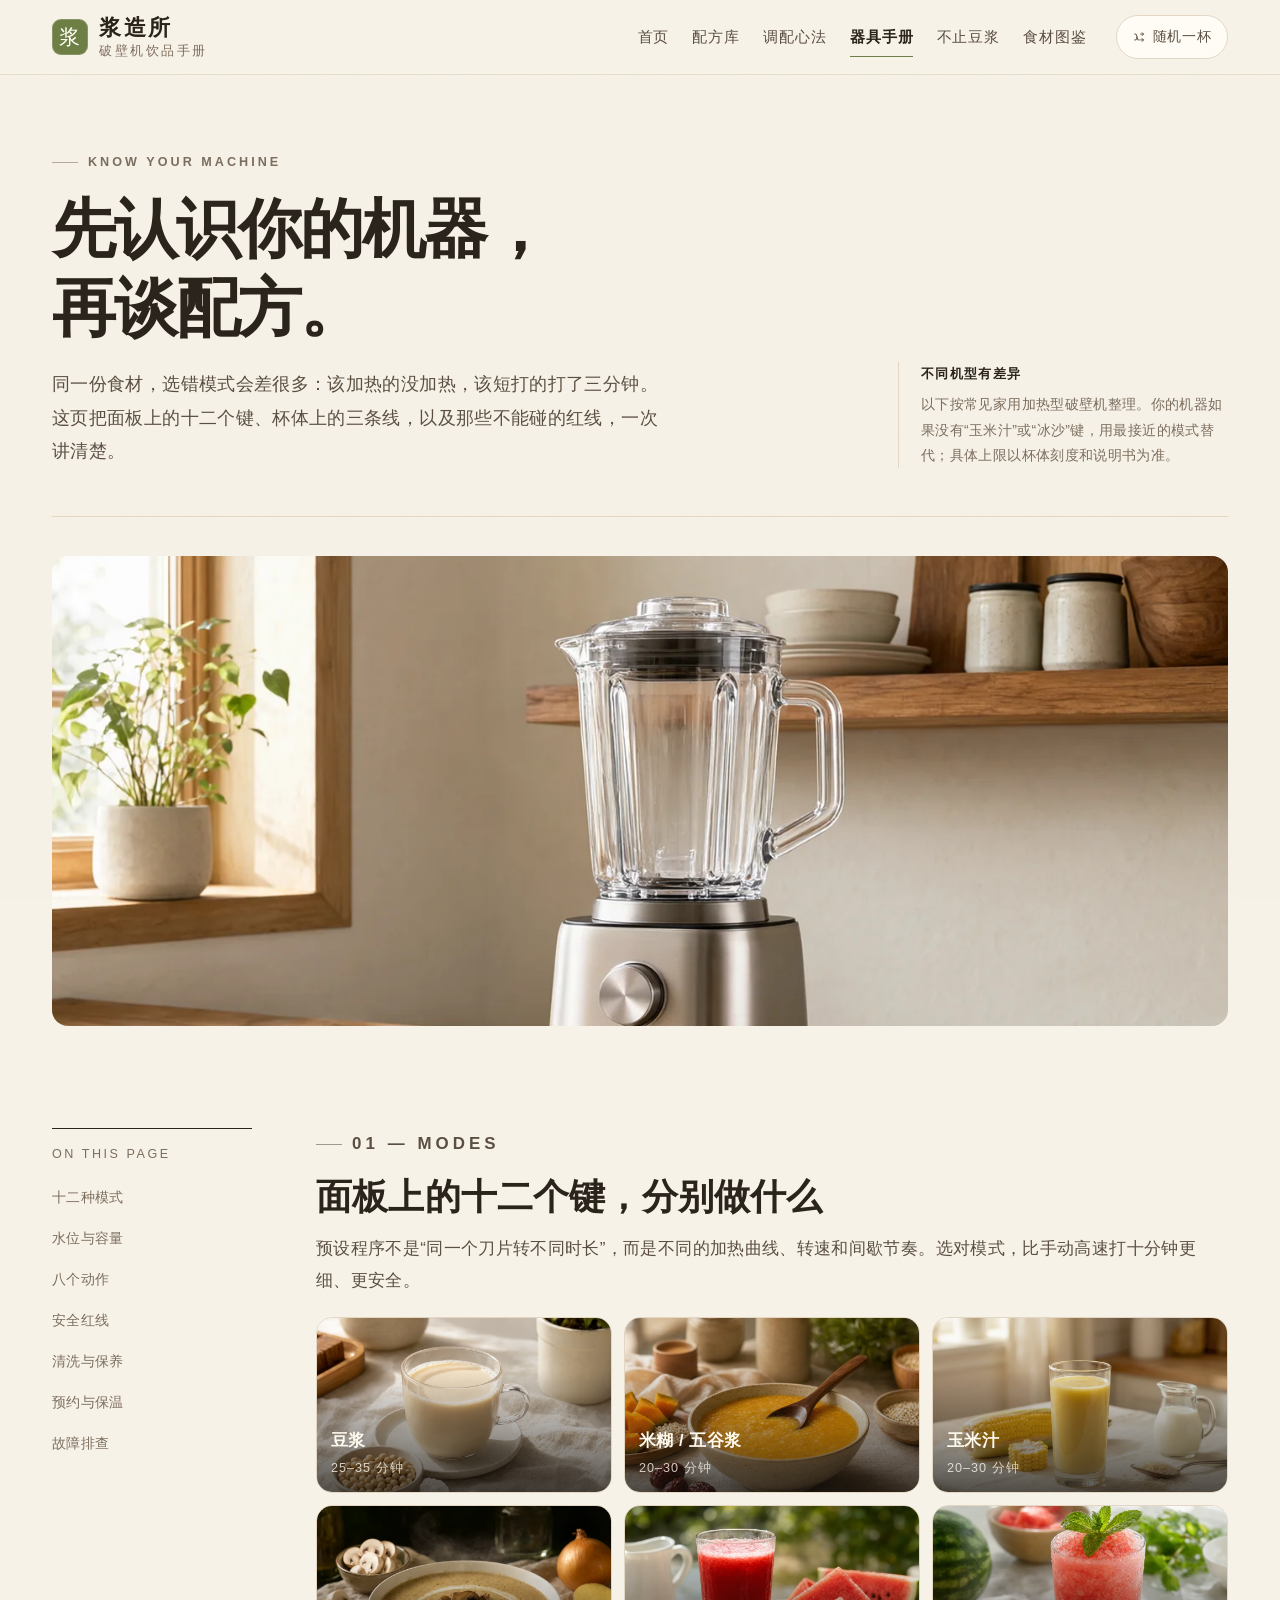
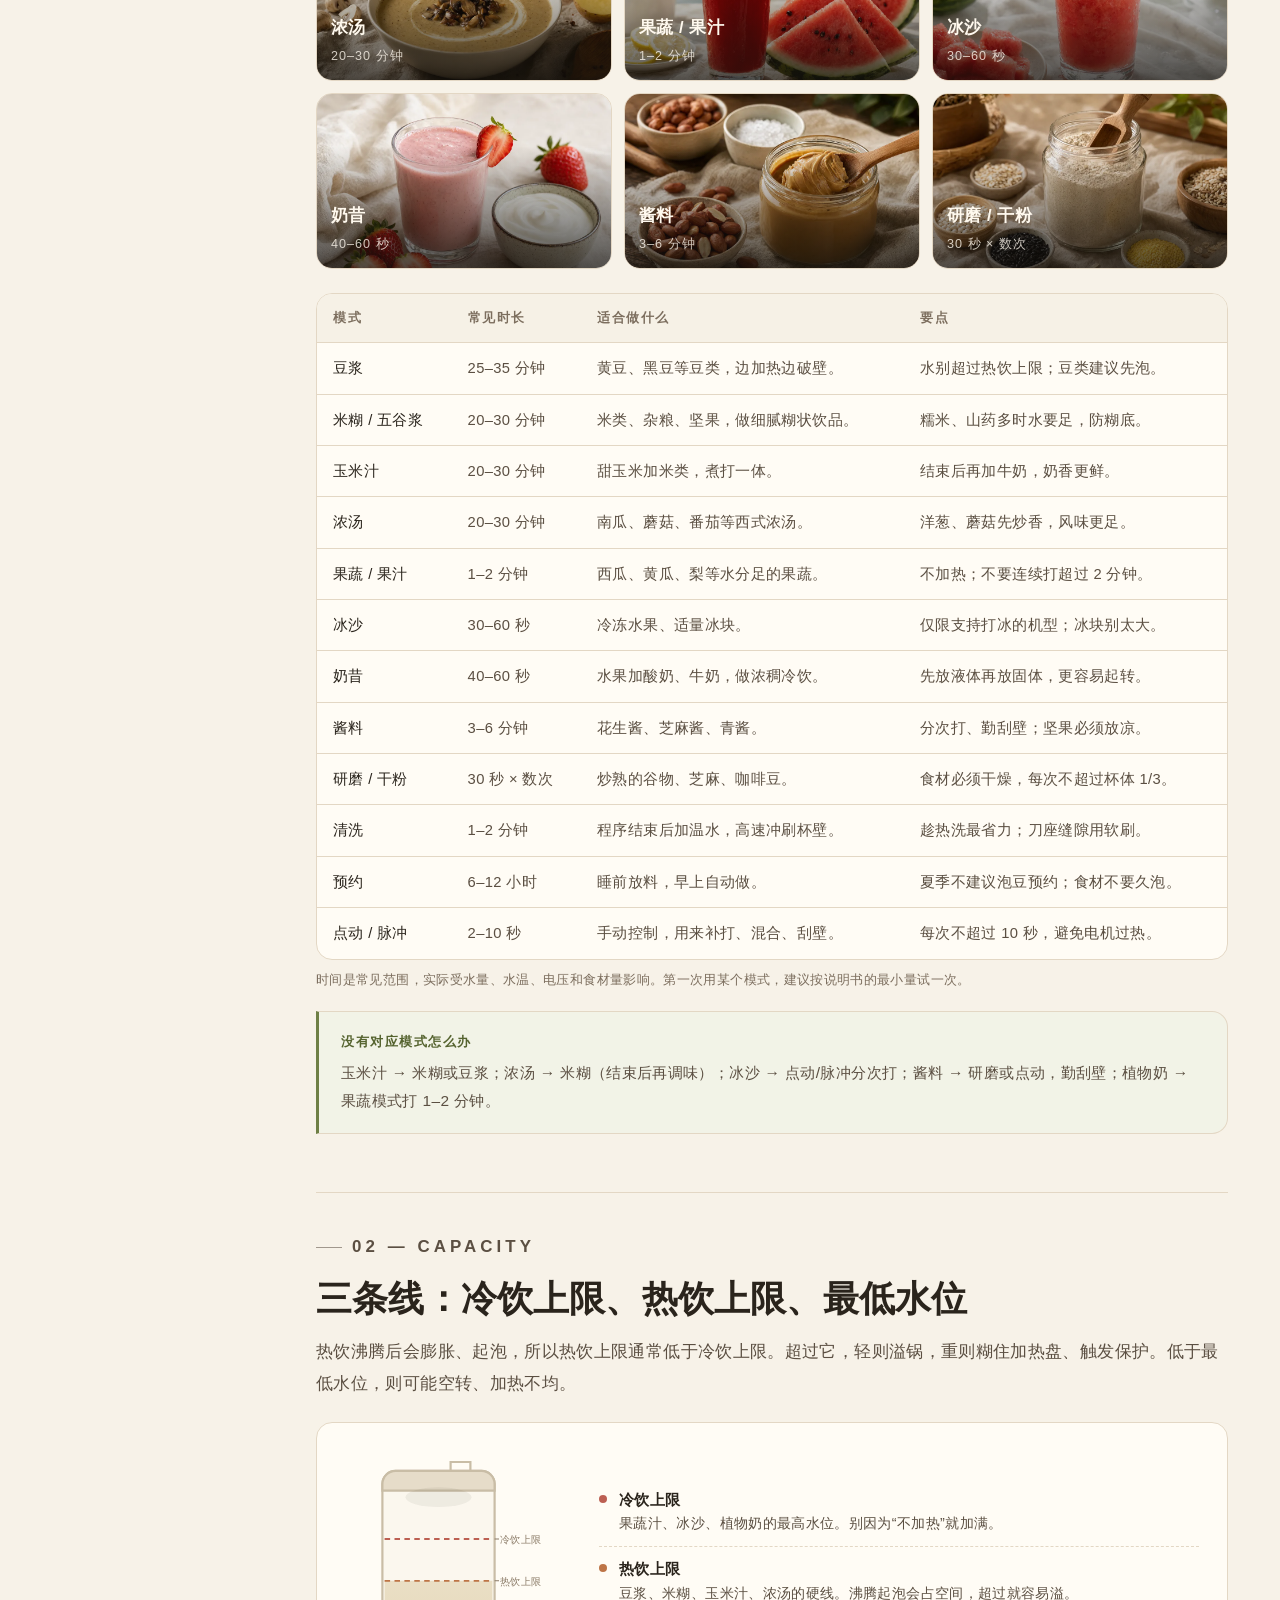
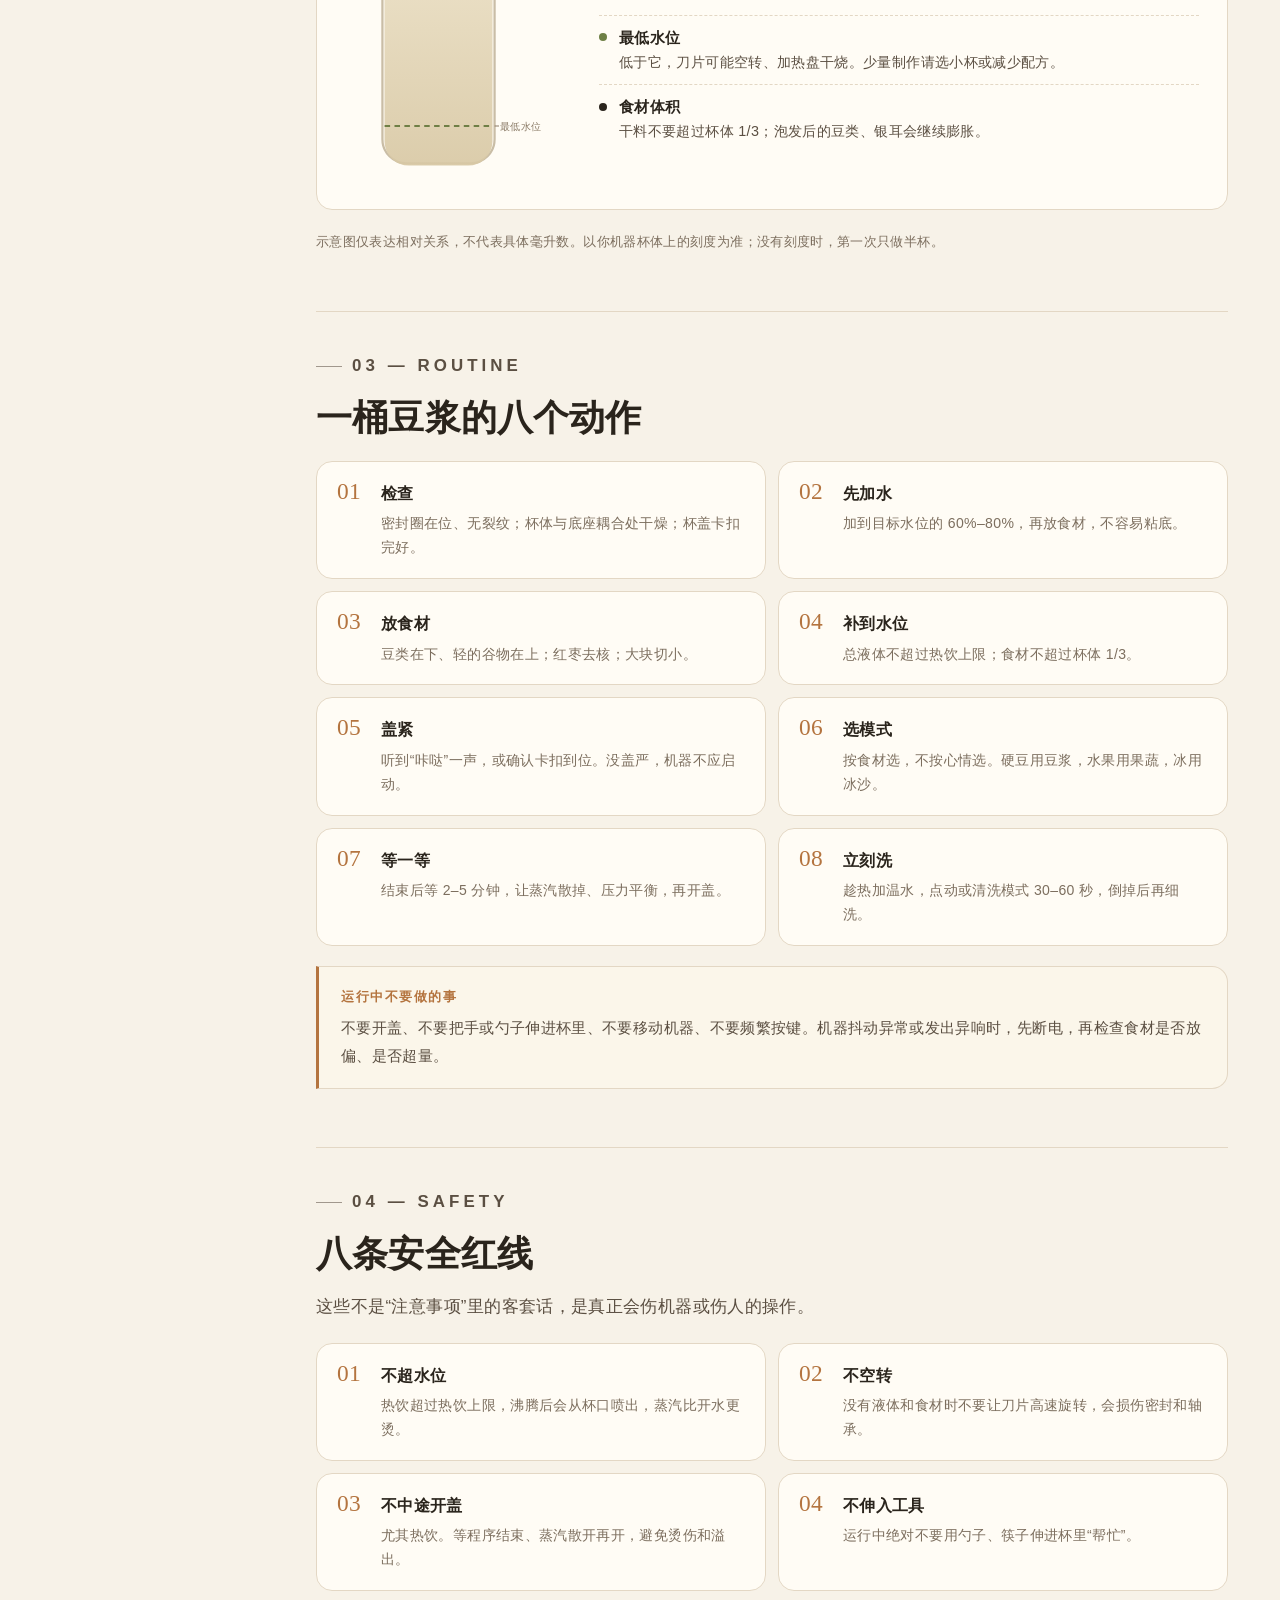
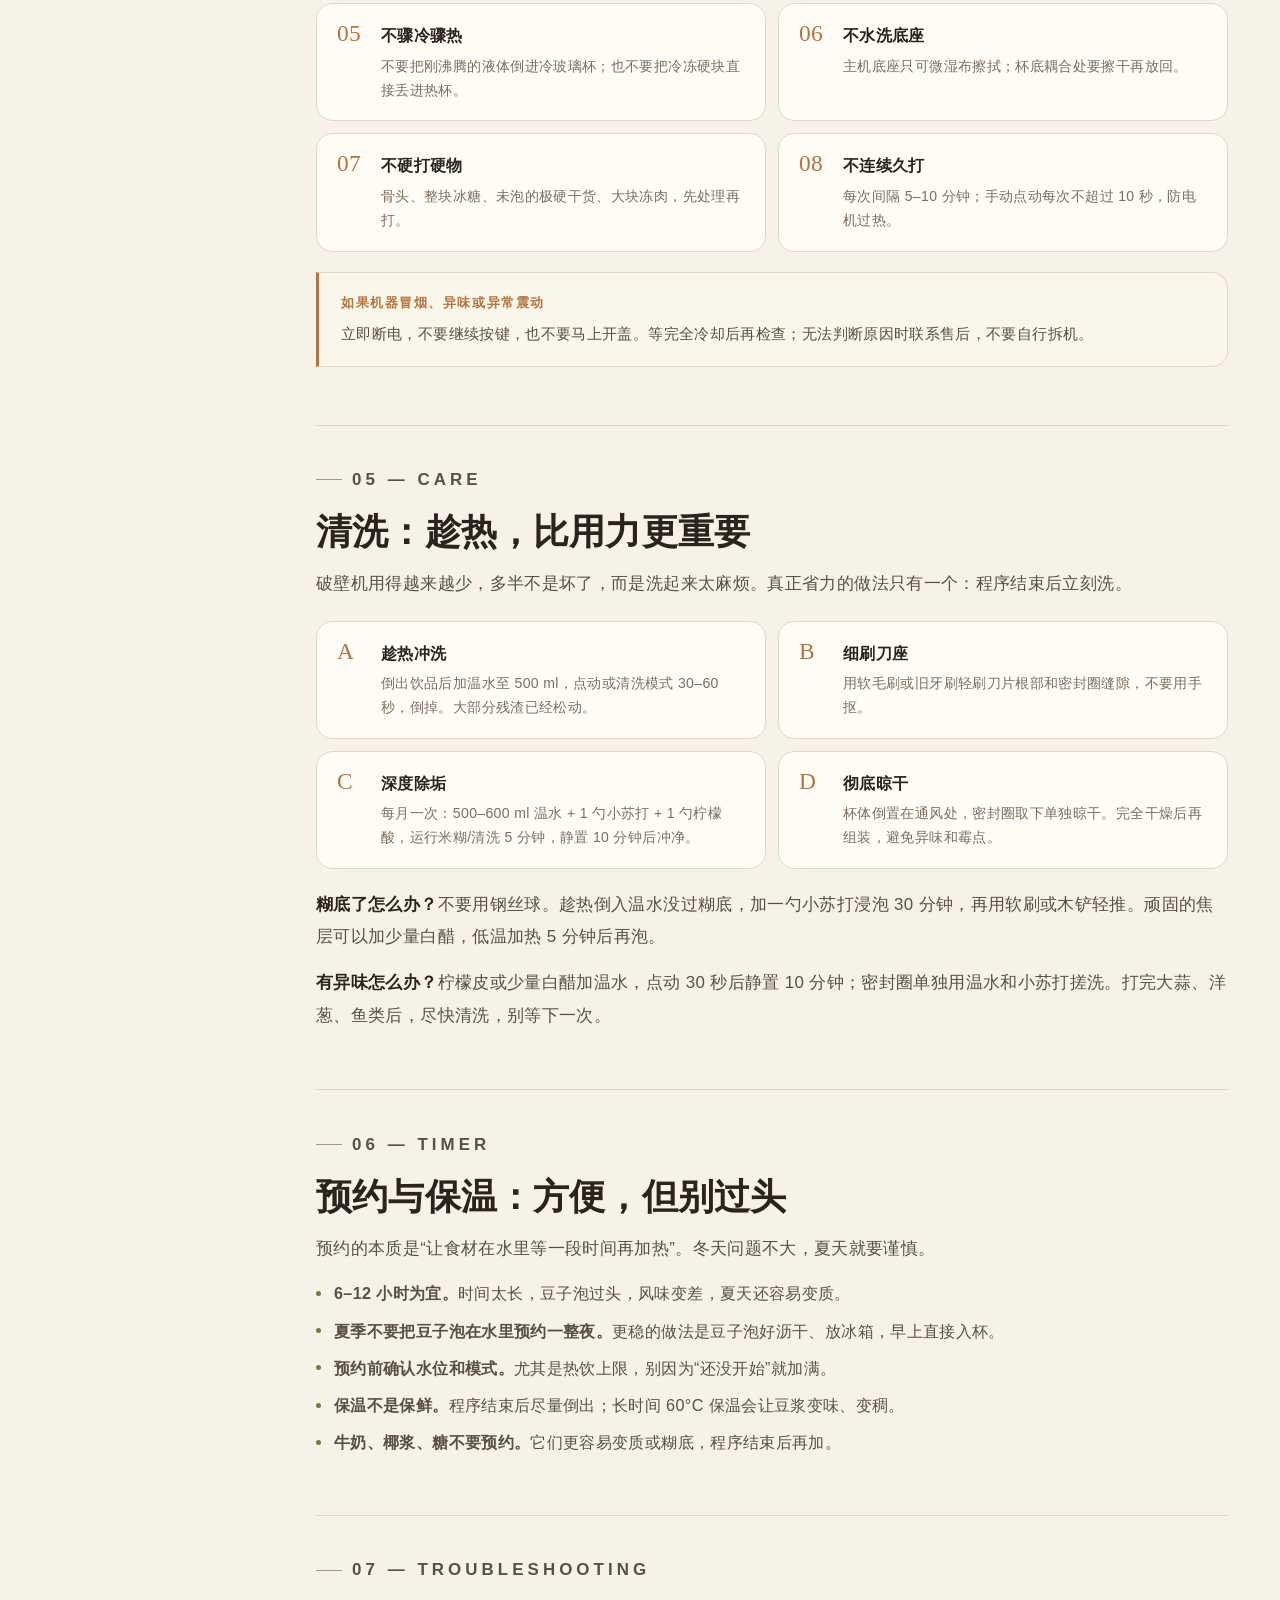
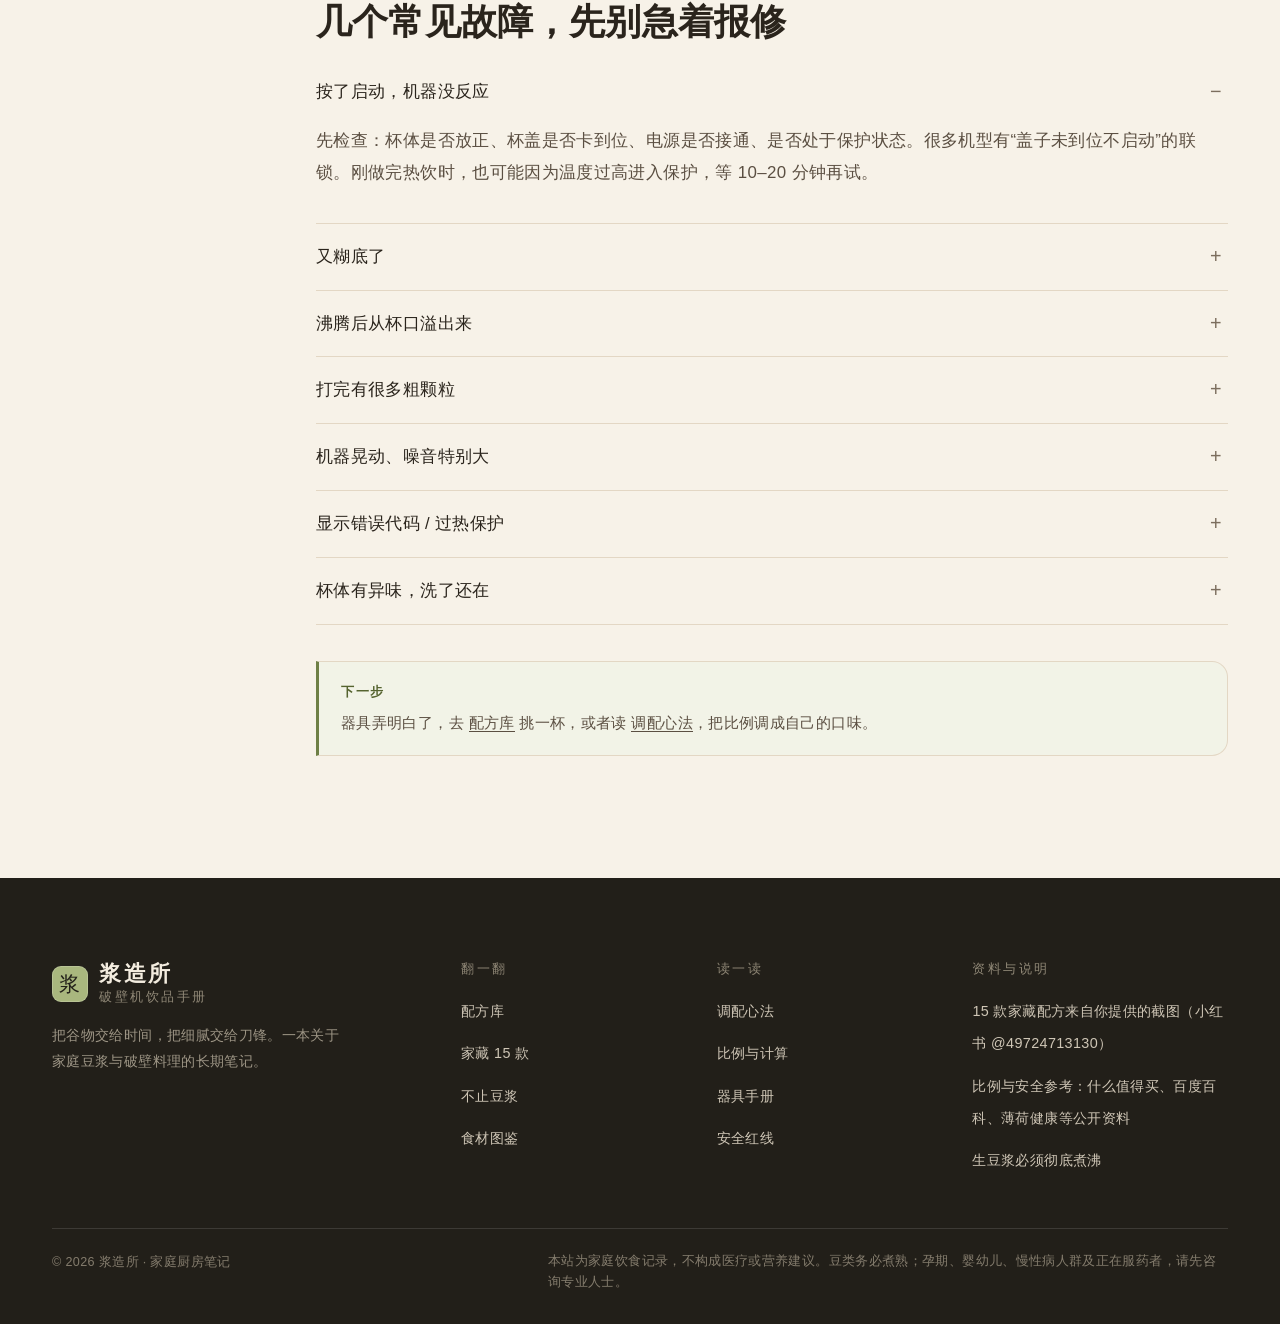
<file: machine.html>
<!DOCTYPE html>
<html lang="zh-CN">
<head>
  <script>document.documentElement.classList.add('js')</script>

  <meta charset="UTF-8">
  <meta name="viewport" content="width=device-width, initial-scale=1">
  <title>器具手册 · 浆造所</title>
  <meta name="description" content="破壁机使用指南：豆浆、米糊、玉米汁、浓汤、果蔬、冰沙、酱料、研磨等十二种模式的用法，水位与容量、八步操作、安全红线、清洗保养与故障排查。">
  <link rel="icon" href="data:image/svg+xml,%3Csvg xmlns='http://www.w3.org/2000/svg' viewBox='0 0 64 64'%3E%3Crect width='64' height='64' rx='14' fill='%236e7f45'/%3E%3Cellipse cx='32' cy='31' rx='13' ry='16' fill='%23fffdf6'/%3E%3Cpath d='M32 19c-5 6-5 18 0 24' stroke='%236e7f45' stroke-width='2' fill='none'/%3E%3C/svg%3E">
  <link rel="stylesheet" href="assets/style.css">
</head>
<body class="page-machine">
  <a class="skip" href="#main">跳到正文</a>

  <header class="site-head">
    <div class="wrap head-inner">
      <a class="brand" href="index.html" aria-label="浆造所首页">
        <span class="brand-seal" aria-hidden="true">浆</span>
        <span class="brand-text"><b>浆造所</b><small>破壁机饮品手册</small></span>
      </a>
      <nav class="nav" aria-label="主导航">
        <a href="index.html">首页</a>
        <a href="recipes.html">配方库</a>
        <a href="science.html">调配心法</a>
        <a href="machine.html" class="is-active">器具手册</a>
        <a href="beyond.html">不止豆浆</a>
        <a href="pantry.html">食材图鉴</a>
      </nav>
      <button class="btn-random" type="button" data-random>
        <svg viewBox="0 0 24 24" fill="none" stroke="currentColor" stroke-width="1.6" aria-hidden="true"><path d="M4 7h3l3 10h3M4 17h3l2-6M14 7h6m0 0-3-3m3 3-3 3M14 17h6m0 0-3-3m3 3-3 3"/></svg>
        随机一杯
      </button>
    </div>
  </header>

  <main id="main">
    <section class="page-hero wrap">
      <div>
        <p class="eyebrow">Know Your Machine</p>
        <h1>先认识你的机器，<br>再谈配方。</h1>
        <p class="lede">同一份食材，选错模式会差很多：该加热的没加热，该短打的打了三分钟。这页把面板上的十二个键、杯体上的三条线，以及那些不能碰的红线，一次讲清楚。</p>
      </div>
      <div class="aside-note">
        <b>不同机型有差异</b>
        以下按常见家用加热型破壁机整理。你的机器如果没有“玉米汁”或“冰沙”键，用最接近的模式替代；具体上限以杯体刻度和说明书为准。
      </div>
    </section>

    <div class="wrap">
      <div class="beyond-hero-img">
        <img src="assets/img/blender-counter.webp" alt="清晨厨房台面上的破壁机与备好的食材" width="1400" height="870">
      </div>
    </div>

    <section class="prose-section wrap">
      <div class="prose-grid">
        <aside class="prose-side" aria-label="本页目录">
          <p class="k">On this page</p>
          <a href="#modes">十二种模式</a>
          <a href="#capacity">水位与容量</a>
          <a href="#steps">八个动作</a>
          <a href="#safety">安全红线</a>
          <a href="#clean">清洗与保养</a>
          <a href="#timer">预约与保温</a>
          <a href="#trouble">故障排查</a>
        </aside>

        <div class="prose-main">
          <div class="article-block" id="modes">
            <p class="eyebrow">01 — Modes</p>
            <h2>面板上的十二个键，分别做什么</h2>
            <p>预设程序不是“同一个刀片转不同时长”，而是不同的加热曲线、转速和间歇节奏。选对模式，比手动高速打十分钟更细、更安全。</p>
            <div class="mode-gallery" data-mode-gallery aria-label="常见模式的成品示例"></div>
            <div class="table-wrap">
              <table class="data">
                <thead>
                  <tr><th>模式</th><th>常见时长</th><th>适合做什么</th><th>要点</th></tr>
                </thead>
                <tbody data-modes></tbody>
              </table>
            </div>
            <p class="table-note">时间是常见范围，实际受水量、水温、电压和食材量影响。第一次用某个模式，建议按说明书的最小量试一次。</p>
            <div class="callout green">
              <b>没有对应模式怎么办</b>
              <p>玉米汁 → 米糊或豆浆；浓汤 → 米糊（结束后再调味）；冰沙 → 点动/脉冲分次打；酱料 → 研磨或点动，勤刮壁；植物奶 → 果蔬模式打 1–2 分钟。</p>
            </div>
          </div>

          <div class="article-block" id="capacity">
            <p class="eyebrow">02 — Capacity</p>
            <h2>三条线：冷饮上限、热饮上限、最低水位</h2>
            <p>热饮沸腾后会膨胀、起泡，所以热饮上限通常低于冷饮上限。超过它，轻则溢锅，重则糊住加热盘、触发保护。低于最低水位，则可能空转、加热不均。</p>

            <div class="waterline">
              <svg class="pitcher" viewBox="0 0 200 300" role="img" aria-label="破壁机杯体水位示意图：冷饮上限最高，热饮上限次之，最低水位在杯底上方">
                <defs>
                  <linearGradient id="liquid" x1="0" y1="0" x2="0" y2="1">
                    <stop offset="0" stop-color="#e8dcc0"/>
                    <stop offset="1" stop-color="#d8c8a4"/>
                  </linearGradient>
                </defs>
                <path d="M46 18h78a12 12 0 0 1 12 12v232a22 22 0 0 1-22 22H56a22 22 0 0 1-22-22V30a12 12 0 0 1 12-12z" fill="#fbf7ee" stroke="#c9bda6" stroke-width="2"/>
                <path d="M46 18h78a12 12 0 0 1 12 12v6H34v-6a12 12 0 0 1 12-12z" fill="#e6dcc9" stroke="#c9bda6" stroke-width="2"/>
                <path d="M36 118h98v146a22 22 0 0 1-22 22H58a22 22 0 0 1-22-22z" fill="url(#liquid)" opacity=".9"/>
                <path d="M36 80h98" stroke="#bc5f52" stroke-width="1.6" stroke-dasharray="5 4"/>
                <path d="M36 118h98" stroke="#bd7446" stroke-width="1.6" stroke-dasharray="5 4"/>
                <path d="M36 250h98" stroke="#6e7f45" stroke-width="1.6" stroke-dasharray="5 4"/>
                <text x="141" y="84" font-size="9" fill="#8a7a66" font-family="sans-serif">冷饮上限</text>
                <text x="141" y="122" font-size="9" fill="#8a7a66" font-family="sans-serif">热饮上限</text>
                <text x="141" y="254" font-size="9" fill="#8a7a66" font-family="sans-serif">最低水位</text>
                <path d="M136 80h4M136 118h4M136 250h4" stroke="#8a7a66" stroke-width="1"/>
                <path d="M96 18v-8h18v8" fill="none" stroke="#c9bda6" stroke-width="2"/>
                <ellipse cx="85" cy="42" rx="30" ry="9" fill="#2a241c" opacity=".06"/>
              </svg>
              <ul class="waterline-legend">
                <li><span class="mk" style="background:#bc5f52"></span><span><b>冷饮上限</b>果蔬汁、冰沙、植物奶的最高水位。别因为“不加热”就加满。</span></li>
                <li><span class="mk" style="background:#bd7446"></span><span><b>热饮上限</b>豆浆、米糊、玉米汁、浓汤的硬线。沸腾起泡会占空间，超过就容易溢。</span></li>
                <li><span class="mk" style="background:#6e7f45"></span><span><b>最低水位</b>低于它，刀片可能空转、加热盘干烧。少量制作请选小杯或减少配方。</span></li>
                <li><span class="mk" style="background:#2a241c"></span><span><b>食材体积</b>干料不要超过杯体 1/3；泡发后的豆类、银耳会继续膨胀。</span></li>
              </ul>
            </div>
            <p class="table-note">示意图仅表达相对关系，不代表具体毫升数。以你机器杯体上的刻度为准；没有刻度时，第一次只做半杯。</p>
          </div>

          <div class="article-block" id="steps">
            <p class="eyebrow">03 — Routine</p>
            <h2>一桶豆浆的八个动作</h2>
            <div class="rule-grid">
              <div class="rule"><span class="rn">01</span><div><b>检查</b><p>密封圈在位、无裂纹；杯体与底座耦合处干燥；杯盖卡扣完好。</p></div></div>
              <div class="rule"><span class="rn">02</span><div><b>先加水</b><p>加到目标水位的 60%–80%，再放食材，不容易粘底。</p></div></div>
              <div class="rule"><span class="rn">03</span><div><b>放食材</b><p>豆类在下、轻的谷物在上；红枣去核；大块切小。</p></div></div>
              <div class="rule"><span class="rn">04</span><div><b>补到水位</b><p>总液体不超过热饮上限；食材不超过杯体 1/3。</p></div></div>
              <div class="rule"><span class="rn">05</span><div><b>盖紧</b><p>听到“咔哒”一声，或确认卡扣到位。没盖严，机器不应启动。</p></div></div>
              <div class="rule"><span class="rn">06</span><div><b>选模式</b><p>按食材选，不按心情选。硬豆用豆浆，水果用果蔬，冰用冰沙。</p></div></div>
              <div class="rule"><span class="rn">07</span><div><b>等一等</b><p>结束后等 2–5 分钟，让蒸汽散掉、压力平衡，再开盖。</p></div></div>
              <div class="rule"><span class="rn">08</span><div><b>立刻洗</b><p>趁热加温水，点动或清洗模式 30–60 秒，倒掉后再细洗。</p></div></div>
            </div>
            <div class="callout">
              <b>运行中不要做的事</b>
              <p>不要开盖、不要把手或勺子伸进杯里、不要移动机器、不要频繁按键。机器抖动异常或发出异响时，先断电，再检查食材是否放偏、是否超量。</p>
            </div>
          </div>

          <div class="article-block" id="safety">
            <p class="eyebrow">04 — Safety</p>
            <h2>八条安全红线</h2>
            <p>这些不是“注意事项”里的客套话，是真正会伤机器或伤人的操作。</p>
            <div class="rule-grid">
              <div class="rule"><span class="rn">01</span><div><b>不超水位</b><p>热饮超过热饮上限，沸腾后会从杯口喷出，蒸汽比开水更烫。</p></div></div>
              <div class="rule"><span class="rn">02</span><div><b>不空转</b><p>没有液体和食材时不要让刀片高速旋转，会损伤密封和轴承。</p></div></div>
              <div class="rule"><span class="rn">03</span><div><b>不中途开盖</b><p>尤其热饮。等程序结束、蒸汽散开再开，避免烫伤和溢出。</p></div></div>
              <div class="rule"><span class="rn">04</span><div><b>不伸入工具</b><p>运行中绝对不要用勺子、筷子伸进杯里“帮忙”。</p></div></div>
              <div class="rule"><span class="rn">05</span><div><b>不骤冷骤热</b><p>不要把刚沸腾的液体倒进冷玻璃杯；也不要把冷冻硬块直接丢进热杯。</p></div></div>
              <div class="rule"><span class="rn">06</span><div><b>不水洗底座</b><p>主机底座只可微湿布擦拭；杯底耦合处要擦干再放回。</p></div></div>
              <div class="rule"><span class="rn">07</span><div><b>不硬打硬物</b><p>骨头、整块冰糖、未泡的极硬干货、大块冻肉，先处理再打。</p></div></div>
              <div class="rule"><span class="rn">08</span><div><b>不连续久打</b><p>每次间隔 5–10 分钟；手动点动每次不超过 10 秒，防电机过热。</p></div></div>
            </div>
            <div class="callout">
              <b>如果机器冒烟、异味或异常震动</b>
              <p>立即断电，不要继续按键，也不要马上开盖。等完全冷却后再检查；无法判断原因时联系售后，不要自行拆机。</p>
            </div>
          </div>

          <div class="article-block" id="clean">
            <p class="eyebrow">05 — Care</p>
            <h2>清洗：趁热，比用力更重要</h2>
            <p>破壁机用得越来越少，多半不是坏了，而是洗起来太麻烦。真正省力的做法只有一个：程序结束后立刻洗。</p>
            <div class="rule-grid">
              <div class="rule"><span class="rn">A</span><div><b>趁热冲洗</b><p>倒出饮品后加温水至 500 ml，点动或清洗模式 30–60 秒，倒掉。大部分残渣已经松动。</p></div></div>
              <div class="rule"><span class="rn">B</span><div><b>细刷刀座</b><p>用软毛刷或旧牙刷轻刷刀片根部和密封圈缝隙，不要用手抠。</p></div></div>
              <div class="rule"><span class="rn">C</span><div><b>深度除垢</b><p>每月一次：500–600 ml 温水 + 1 勺小苏打 + 1 勺柠檬酸，运行米糊/清洗 5 分钟，静置 10 分钟后冲净。</p></div></div>
              <div class="rule"><span class="rn">D</span><div><b>彻底晾干</b><p>杯体倒置在通风处，密封圈取下单独晾干。完全干燥后再组装，避免异味和霉点。</p></div></div>
            </div>
            <p><strong>糊底了怎么办？</strong>不要用钢丝球。趁热倒入温水没过糊底，加一勺小苏打浸泡 30 分钟，再用软刷或木铲轻推。顽固的焦层可以加少量白醋，低温加热 5 分钟后再泡。</p>
            <p><strong>有异味怎么办？</strong>柠檬皮或少量白醋加温水，点动 30 秒后静置 10 分钟；密封圈单独用温水和小苏打搓洗。打完大蒜、洋葱、鱼类后，尽快清洗，别等下一次。</p>
          </div>

          <div class="article-block" id="timer">
            <p class="eyebrow">06 — Timer</p>
            <h2>预约与保温：方便，但别过头</h2>
            <p>预约的本质是“让食材在水里等一段时间再加热”。冬天问题不大，夏天就要谨慎。</p>
            <ul class="bullets">
              <li><strong>6–12 小时为宜。</strong>时间太长，豆子泡过头，风味变差，夏天还容易变质。</li>
              <li><strong>夏季不要把豆子泡在水里预约一整夜。</strong>更稳的做法是豆子泡好沥干、放冰箱，早上直接入杯。</li>
              <li><strong>预约前确认水位和模式。</strong>尤其是热饮上限，别因为“还没开始”就加满。</li>
              <li><strong>保温不是保鲜。</strong>程序结束后尽量倒出；长时间 60°C 保温会让豆浆变味、变稠。</li>
              <li><strong>牛奶、椰浆、糖不要预约。</strong>它们更容易变质或糊底，程序结束后再加。</li>
            </ul>
          </div>

          <div class="article-block" id="trouble">
            <p class="eyebrow">07 — Troubleshooting</p>
            <h2>几个常见故障，先别急着报修</h2>

            <details class="acc" open>
              <summary>按了启动，机器没反应</summary>
              <div class="acc-body"><p>先检查：杯体是否放正、杯盖是否卡到位、电源是否接通、是否处于保护状态。很多机型有“盖子未到位不启动”的联锁。刚做完热饮时，也可能因为温度过高进入保护，等 10–20 分钟再试。</p></div>
            </details>
            <details class="acc">
              <summary>又糊底了</summary>
              <div class="acc-body"><p>水太少、淀粉太多、糖或牛奶提前加、食材沉底粘住加热盘，是最常见的四个原因。下次先加水再放料，水量不低于配方下限，糖和奶最后加。厚底、高淀粉配方中途可以暂停刮一次底。</p></div>
            </details>
            <details class="acc">
              <summary>沸腾后从杯口溢出来</summary>
              <div class="acc-body"><p>超过热饮上限，或豆类/燕麦太多导致泡沫堆积。立即断电，等冷却后再清理。下次减少 100–200 ml 水或减少 10–20 g 干料；也可以在程序前加一小滴食用油帮助消泡（不要多）。</p></div>
            </details>
            <details class="acc">
              <summary>打完有很多粗颗粒</summary>
              <div class="acc-body"><p>豆子没泡透、干料太多、水太少，或者机器转速不足。先补 50–100 ml 温水，再用点动打 20–30 秒。仍然粗，就过滤；豆渣可以摊饼。硬豆和高纤维食材不要期待完全无渣。</p></div>
            </details>
            <details class="acc">
              <summary>机器晃动、噪音特别大</summary>
              <div class="acc-body"><p>检查台面是否平稳、四脚是否落稳、食材是否放偏、杯体是否卡紧。少量高黏度食材也容易让机器共振。不要用手压机器；断电后重新分布食材，或增加液体。</p></div>
            </details>
            <details class="acc">
              <summary>显示错误代码 / 过热保护</summary>
              <div class="acc-body"><p>不同品牌代码含义不同，先查说明书。通用处理：断电、冷却 20–30 分钟、检查水位与食材量、清理杯底和耦合处的水渍，再重启。反复出现同一代码，联系售后，不要自行拆机。</p></div>
            </details>
            <details class="acc">
              <summary>杯体有异味，洗了还在</summary>
              <div class="acc-body"><p>多半在密封圈和刀座缝隙。取下密封圈，用温水加小苏打搓洗，晾干；杯体用柠檬酸或白醋温水浸泡 10 分钟。不要用漂白水，也不要把底座泡水。</p></div>
            </details>
          </div>

          <div class="callout green" style="margin-top:36px">
            <b>下一步</b>
            <p>器具弄明白了，去 <a href="recipes.html" style="border-bottom:1px solid currentColor">配方库</a> 挑一杯，或者读 <a href="science.html" style="border-bottom:1px solid currentColor">调配心法</a>，把比例调成自己的口味。</p>
          </div>
        </div>
      </div>
    </section>
  </main>

  <footer class="site-foot">
    <div class="wrap">
      <div class="foot-grid">
        <div class="foot-brand">
          <a class="brand" href="index.html">
            <span class="brand-seal" aria-hidden="true">浆</span>
            <span class="brand-text"><b>浆造所</b><small>破壁机饮品手册</small></span>
          </a>
          <p>把谷物交给时间，把细腻交给刀锋。一本关于家庭豆浆与破壁料理的长期笔记。</p>
        </div>
        <div class="foot-col">
          <h4>翻一翻</h4>
          <ul>
            <li><a href="recipes.html">配方库</a></li>
            <li><a href="recipes.html?home=1">家藏 15 款</a></li>
            <li><a href="beyond.html">不止豆浆</a></li>
            <li><a href="pantry.html">食材图鉴</a></li>
          </ul>
        </div>
        <div class="foot-col">
          <h4>读一读</h4>
          <ul>
            <li><a href="science.html">调配心法</a></li>
            <li><a href="science.html#ratio">比例与计算</a></li>
            <li><a href="machine.html">器具手册</a></li>
            <li><a href="machine.html#safety">安全红线</a></li>
          </ul>
        </div>
        <div class="foot-col">
          <h4>资料与说明</h4>
          <ul>
            <li><span>15 款家藏配方来自你提供的截图（小红书 @49724713130）</span></li>
            <li><span>比例与安全参考：什么值得买、百度百科、薄荷健康等公开资料</span></li>
            <li><a href="machine.html#safety">生豆浆必须彻底煮沸</a></li>
          </ul>
        </div>
      </div>
      <div class="foot-bottom">
        <span>© 2026 浆造所 · 家庭厨房笔记</span>
        <span class="disc">本站为家庭饮食记录，不构成医疗或营养建议。豆类务必煮熟；孕期、婴幼儿、慢性病人群及正在服药者，请先咨询专业人士。</span>
      </div>
    </div>
  </footer>

  <dialog id="recipeDialog" class="recipe-dialog" aria-label="配方详情"></dialog>
  <script src="assets/data.js"></script>
  <script src="assets/app.js"></script>
  <script src="assets/community.js"></script>
</body>
</html>
</file>
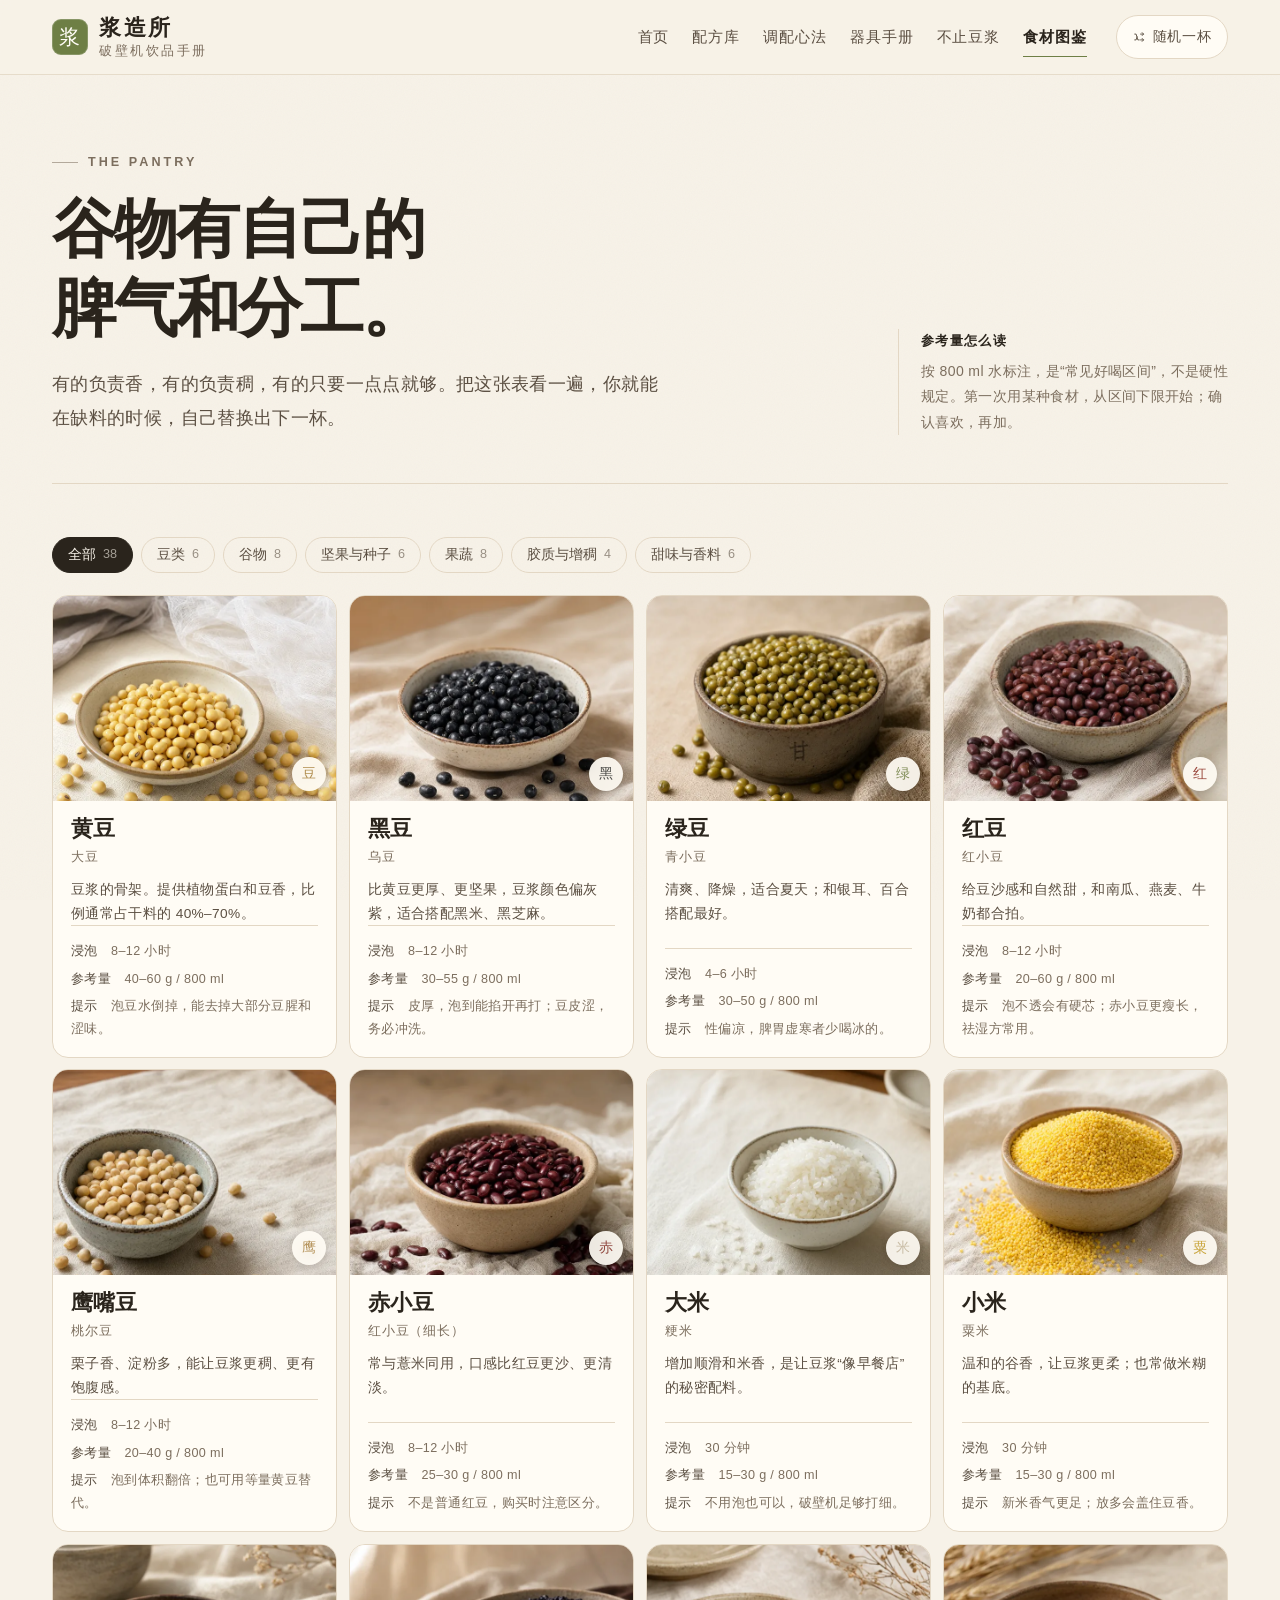
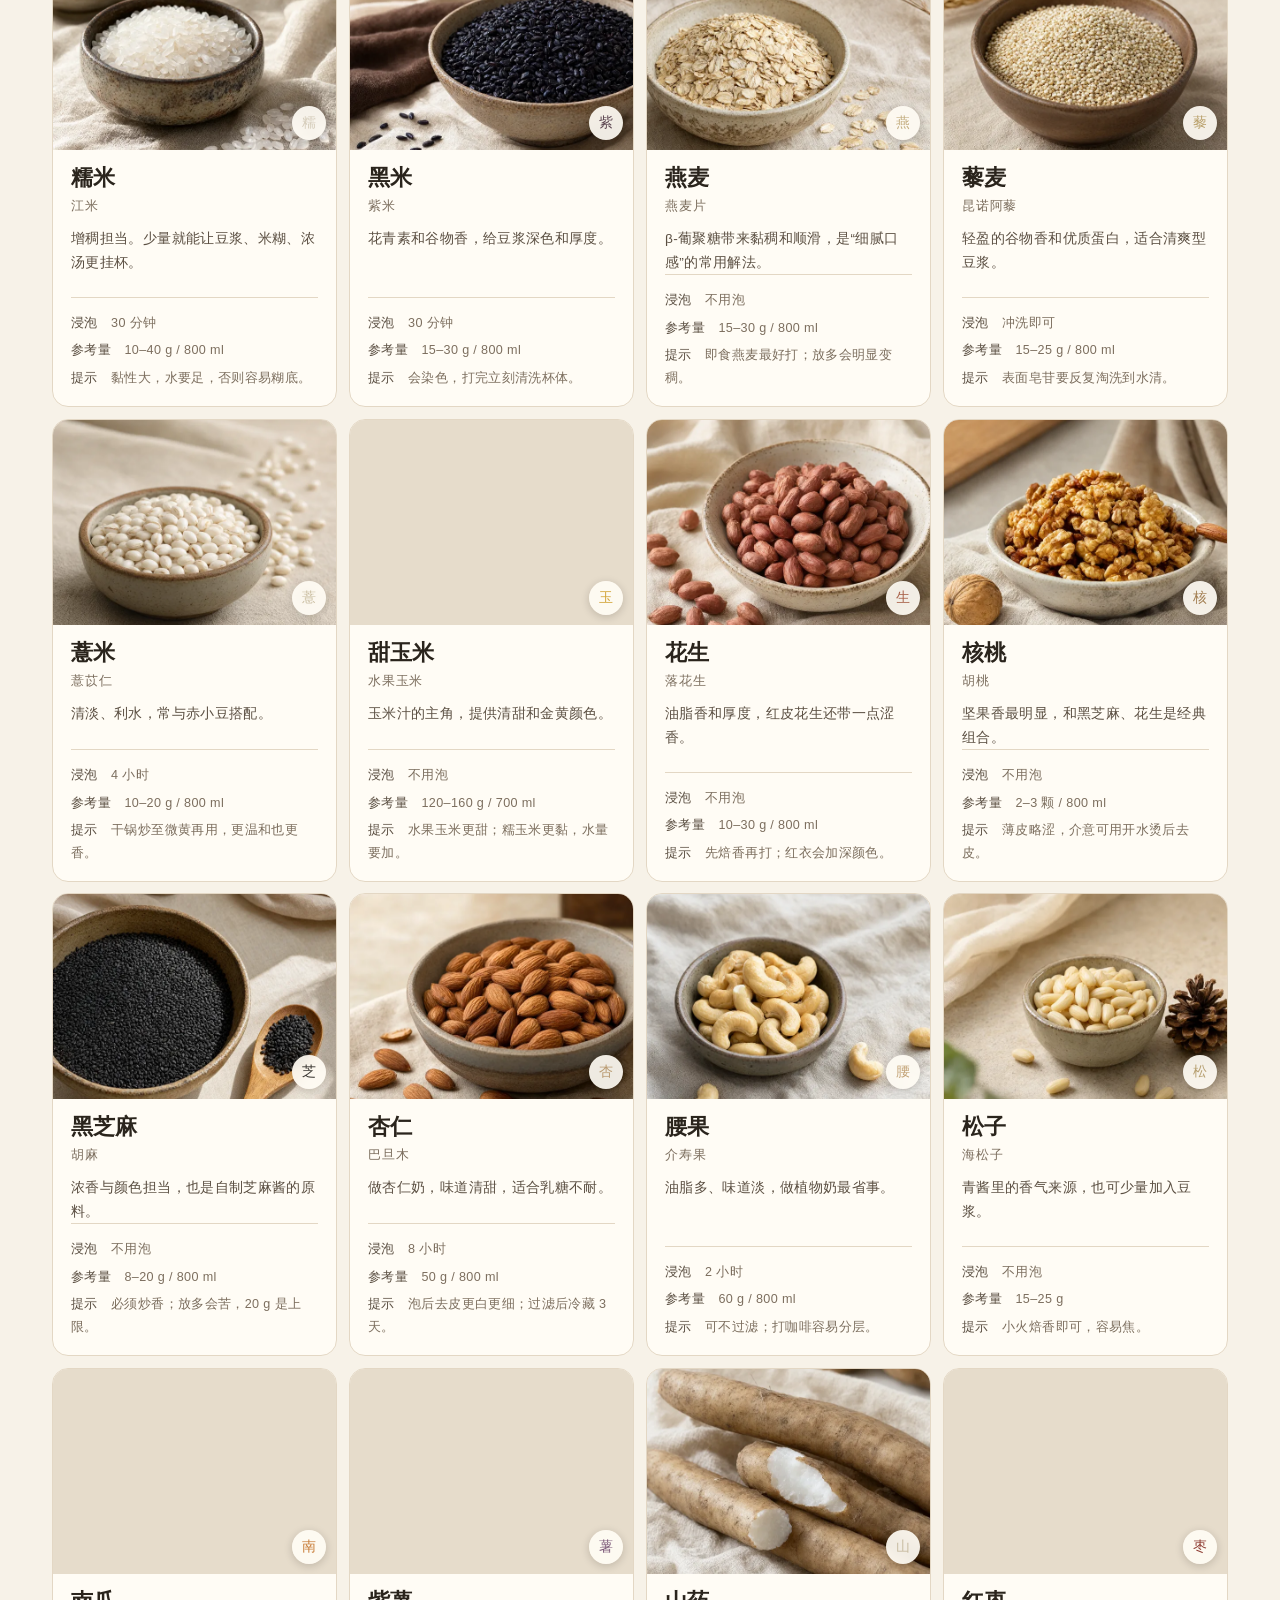
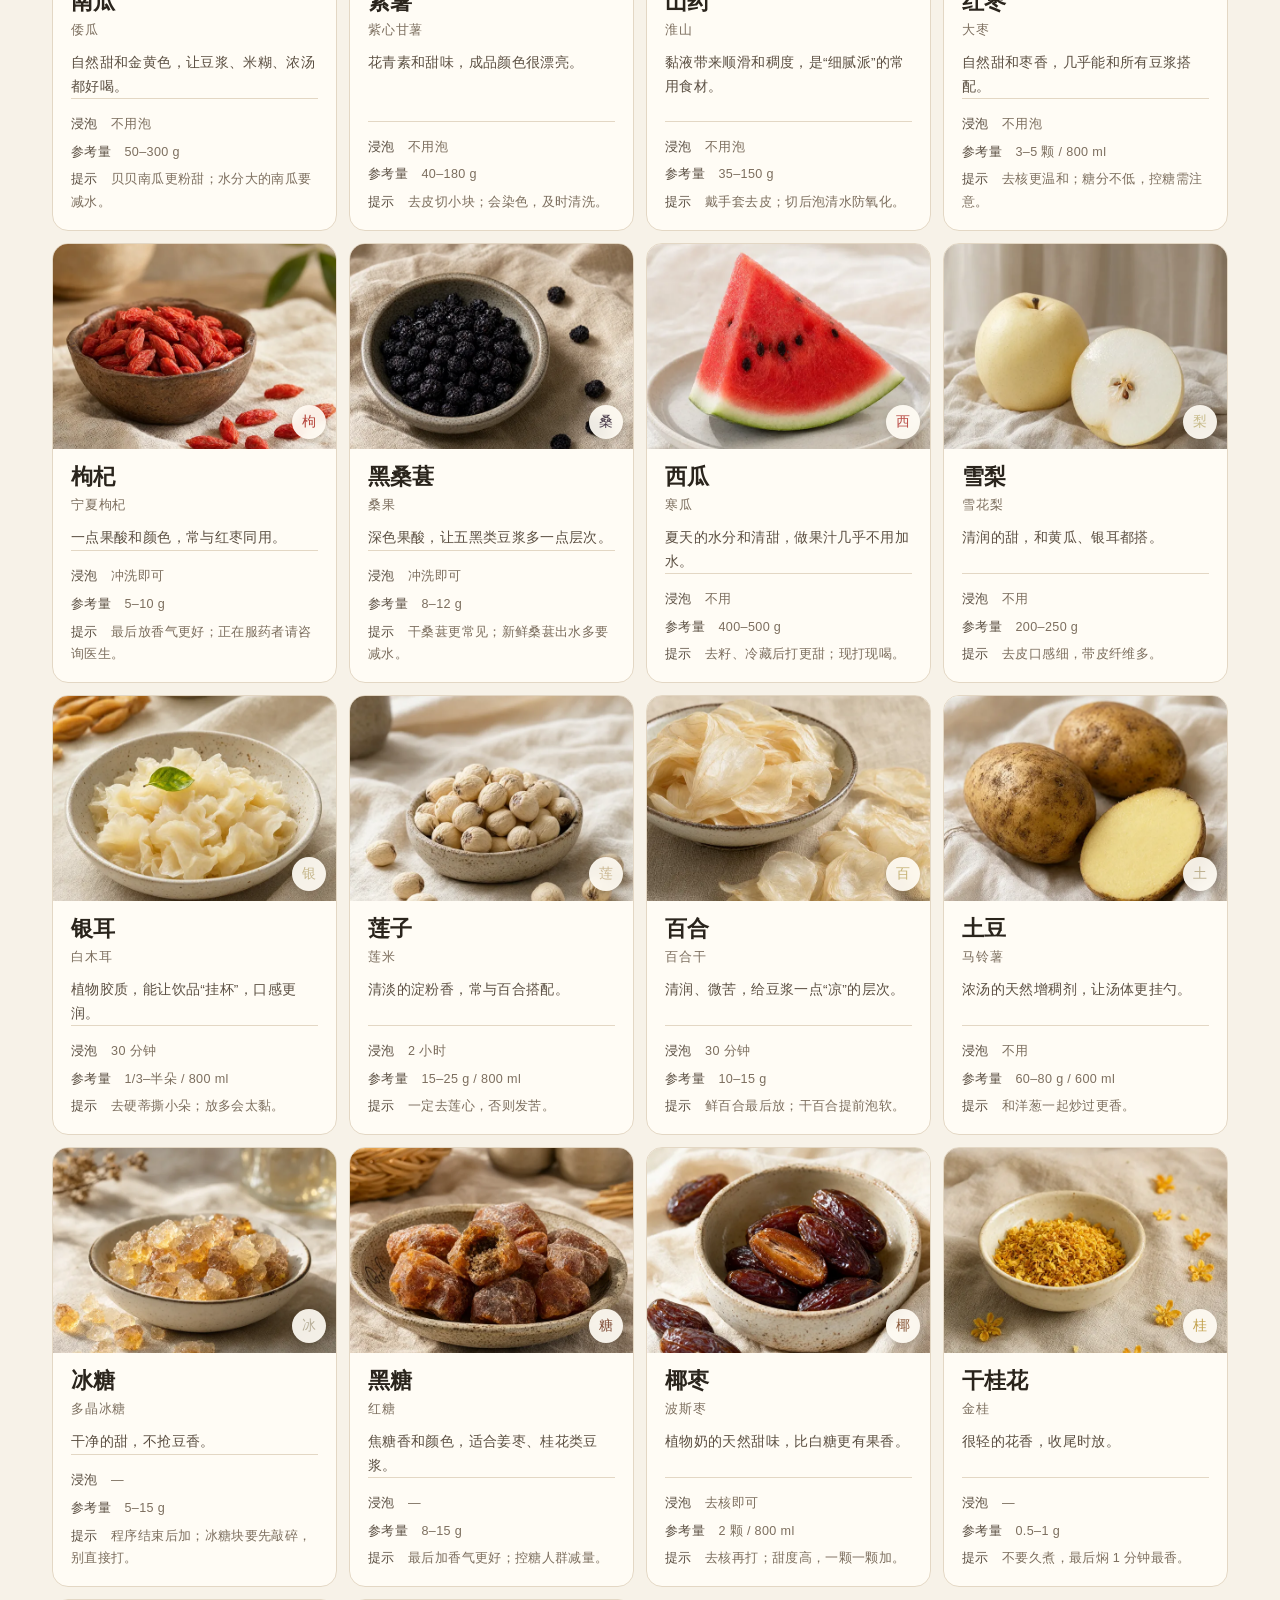
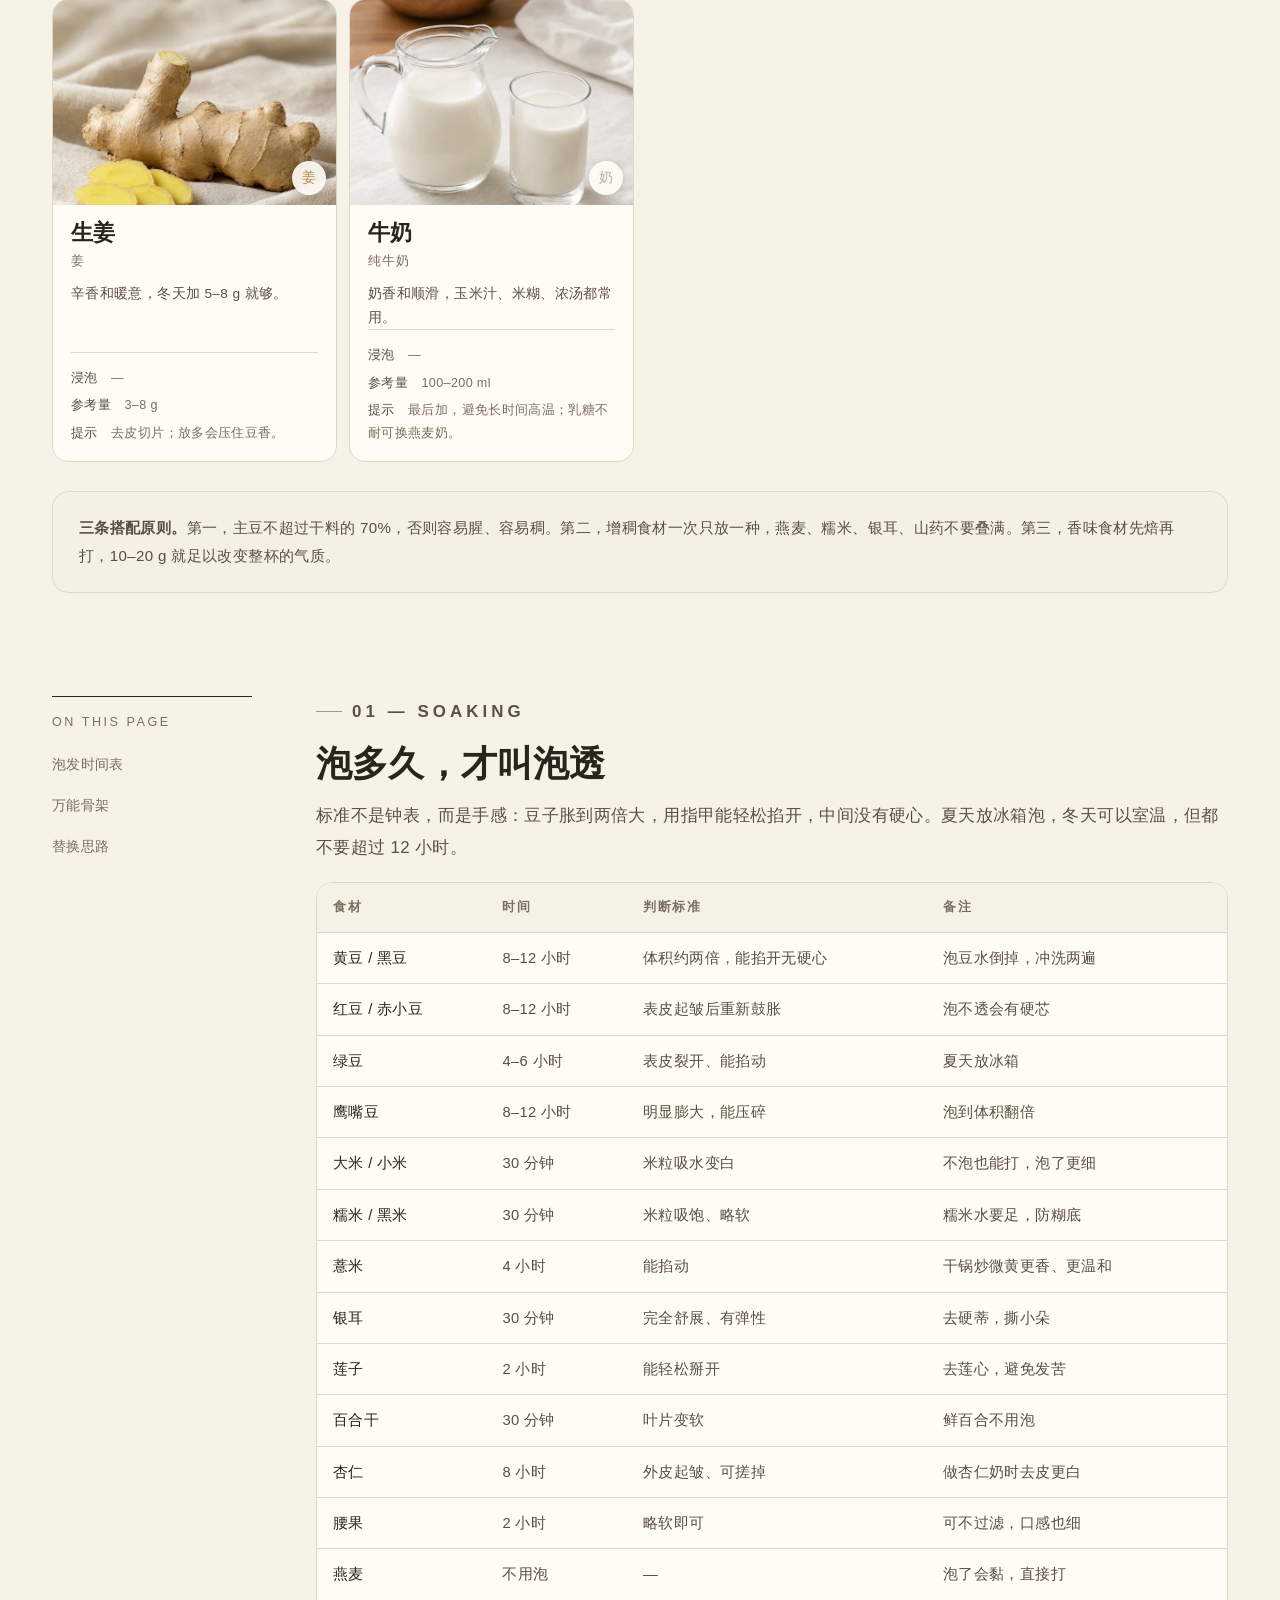
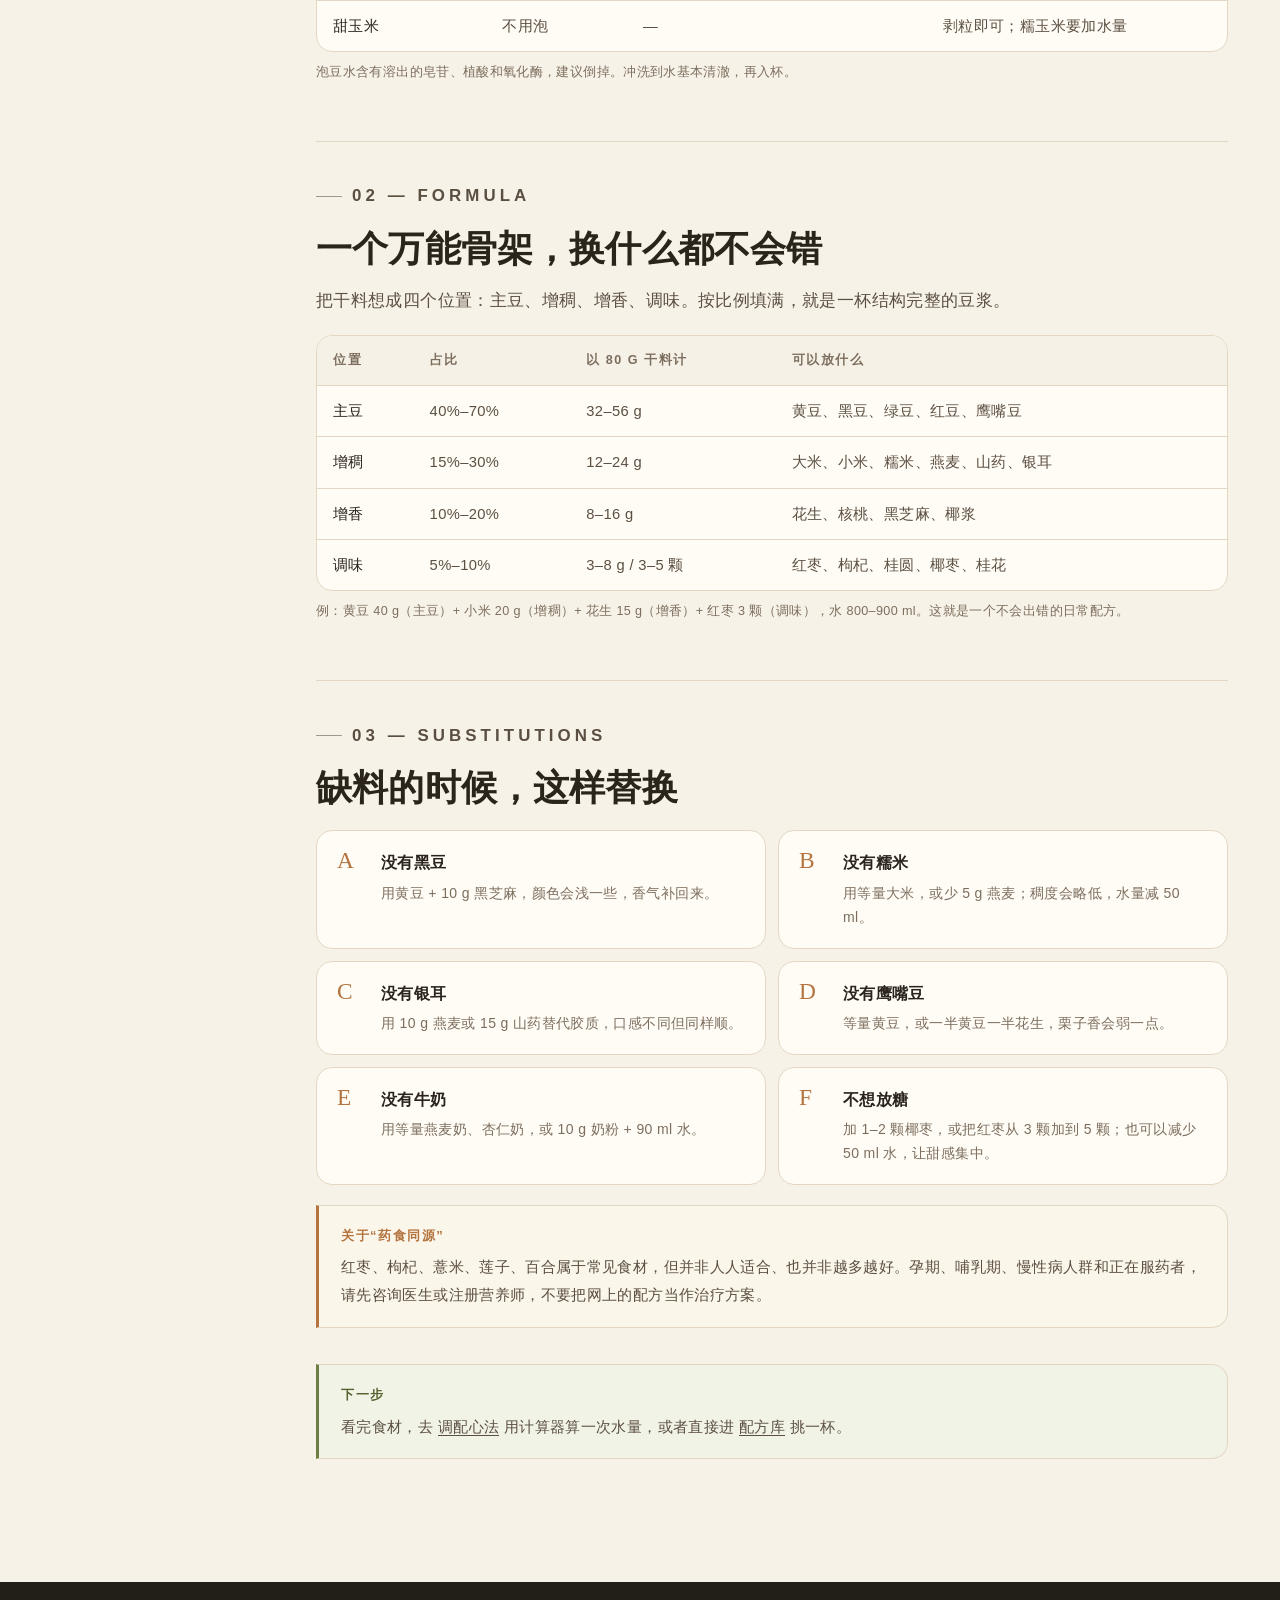
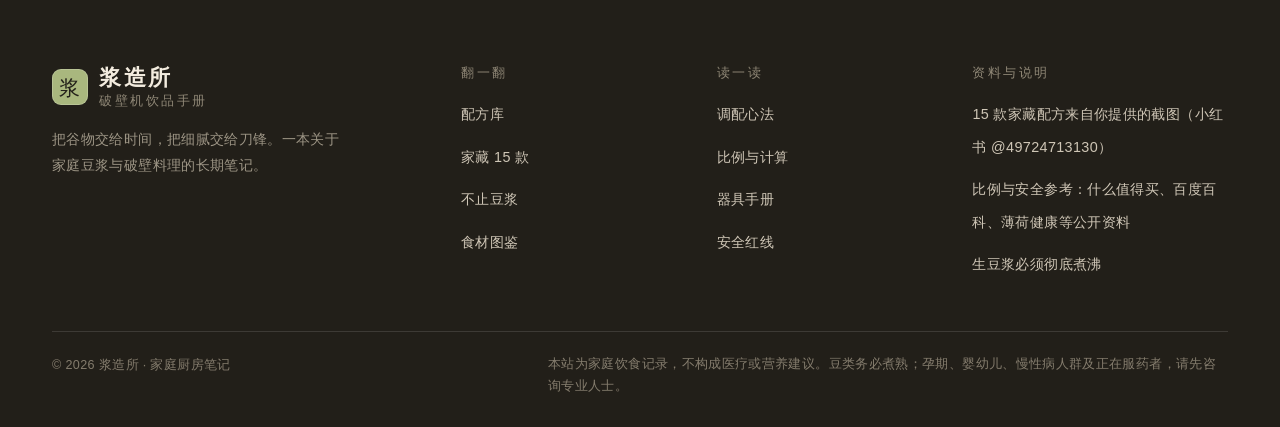
<file: pantry.html>
<!DOCTYPE html>
<html lang="zh-CN">
<head>
  <script>document.documentElement.classList.add('js')</script>

  <meta charset="UTF-8">
  <meta name="viewport" content="width=device-width, initial-scale=1">
  <title>食材图鉴 · 浆造所</title>
  <meta name="description" content="破壁机常用食材图鉴：黄豆、黑豆、燕麦、小米、糯米、银耳、红枣、花生、核桃等 35 种食材的作用、浸泡时间、参考用量与注意事项。">
  <link rel="icon" href="data:image/svg+xml,%3Csvg xmlns='http://www.w3.org/2000/svg' viewBox='0 0 64 64'%3E%3Crect width='64' height='64' rx='14' fill='%236e7f45'/%3E%3Cellipse cx='32' cy='31' rx='13' ry='16' fill='%23fffdf6'/%3E%3Cpath d='M32 19c-5 6-5 18 0 24' stroke='%236e7f45' stroke-width='2' fill='none'/%3E%3C/svg%3E">
  <link rel="stylesheet" href="assets/style.css">
</head>
<body class="page-pantry">
  <a class="skip" href="#main">跳到正文</a>

  <header class="site-head">
    <div class="wrap head-inner">
      <a class="brand" href="index.html" aria-label="浆造所首页">
        <span class="brand-seal" aria-hidden="true">浆</span>
        <span class="brand-text"><b>浆造所</b><small>破壁机饮品手册</small></span>
      </a>
      <nav class="nav" aria-label="主导航">
        <a href="index.html">首页</a>
        <a href="recipes.html">配方库</a>
        <a href="science.html">调配心法</a>
        <a href="machine.html">器具手册</a>
        <a href="beyond.html">不止豆浆</a>
        <a href="pantry.html" class="is-active">食材图鉴</a>
      </nav>
      <button class="btn-random" type="button" data-random>
        <svg viewBox="0 0 24 24" fill="none" stroke="currentColor" stroke-width="1.6" aria-hidden="true"><path d="M4 7h3l3 10h3M4 17h3l2-6M14 7h6m0 0-3-3m3 3-3 3M14 17h6m0 0-3-3m3 3-3 3"/></svg>
        随机一杯
      </button>
    </div>
  </header>

  <main id="main">
    <section class="page-hero wrap">
      <div>
        <p class="eyebrow">The Pantry</p>
        <h1>谷物有自己的<br>脾气和分工。</h1>
        <p class="lede">有的负责香，有的负责稠，有的只要一点点就够。把这张表看一遍，你就能在缺料的时候，自己替换出下一杯。</p>
      </div>
      <div class="aside-note">
        <b>参考量怎么读</b>
        按 800 ml 水标注，是“常见好喝区间”，不是硬性规定。第一次用某种食材，从区间下限开始；确认喜欢，再加。</div>
    </section>

    <section class="wrap" style="padding-top:24px">
      <div class="pantry-toolbar" data-pantry-tabs aria-label="按类别筛选食材"></div>
      <div class="pantry-grid" data-pantry-grid></div>

      <div class="pantry-note">
        <strong>三条搭配原则。</strong>第一，主豆不超过干料的 70%，否则容易腥、容易稠。第二，增稠食材一次只放一种，燕麦、糯米、银耳、山药不要叠满。第三，香味食材先焙再打，10–20 g 就足以改变整杯的气质。
      </div>
    </section>

    <section class="prose-section wrap">
      <div class="prose-grid">
        <aside class="prose-side" aria-label="本页目录">
          <p class="k">On this page</p>
          <a href="#soak">泡发时间表</a>
          <a href="#formula">万能骨架</a>
          <a href="#swap">替换思路</a>
        </aside>

        <div class="prose-main">
          <div class="article-block" id="soak">
            <p class="eyebrow">01 — Soaking</p>
            <h2>泡多久，才叫泡透</h2>
            <p>标准不是钟表，而是手感：豆子胀到两倍大，用指甲能轻松掐开，中间没有硬心。夏天放冰箱泡，冬天可以室温，但都不要超过 12 小时。</p>
            <div class="table-wrap">
              <table class="data">
                <thead>
                  <tr><th>食材</th><th>时间</th><th>判断标准</th><th>备注</th></tr>
                </thead>
                <tbody>
                  <tr><td>黄豆 / 黑豆</td><td>8–12 小时</td><td>体积约两倍，能掐开无硬心</td><td>泡豆水倒掉，冲洗两遍</td></tr>
                  <tr><td>红豆 / 赤小豆</td><td>8–12 小时</td><td>表皮起皱后重新鼓胀</td><td>泡不透会有硬芯</td></tr>
                  <tr><td>绿豆</td><td>4–6 小时</td><td>表皮裂开、能掐动</td><td>夏天放冰箱</td></tr>
                  <tr><td>鹰嘴豆</td><td>8–12 小时</td><td>明显膨大，能压碎</td><td>泡到体积翻倍</td></tr>
                  <tr><td>大米 / 小米</td><td>30 分钟</td><td>米粒吸水变白</td><td>不泡也能打，泡了更细</td></tr>
                  <tr><td>糯米 / 黑米</td><td>30 分钟</td><td>米粒吸饱、略软</td><td>糯米水要足，防糊底</td></tr>
                  <tr><td>薏米</td><td>4 小时</td><td>能掐动</td><td>干锅炒微黄更香、更温和</td></tr>
                  <tr><td>银耳</td><td>30 分钟</td><td>完全舒展、有弹性</td><td>去硬蒂，撕小朵</td></tr>
                  <tr><td>莲子</td><td>2 小时</td><td>能轻松掰开</td><td>去莲心，避免发苦</td></tr>
                  <tr><td>百合干</td><td>30 分钟</td><td>叶片变软</td><td>鲜百合不用泡</td></tr>
                  <tr><td>杏仁</td><td>8 小时</td><td>外皮起皱、可搓掉</td><td>做杏仁奶时去皮更白</td></tr>
                  <tr><td>腰果</td><td>2 小时</td><td>略软即可</td><td>可不过滤，口感也细</td></tr>
                  <tr><td>燕麦</td><td>不用泡</td><td>—</td><td>泡了会黏，直接打</td></tr>
                  <tr><td>甜玉米</td><td>不用泡</td><td>—</td><td>剥粒即可；糯玉米要加水量</td></tr>
                </tbody>
              </table>
            </div>
            <p class="table-note">泡豆水含有溶出的皂苷、植酸和氧化酶，建议倒掉。冲洗到水基本清澈，再入杯。</p>
          </div>

          <div class="article-block" id="formula">
            <p class="eyebrow">02 — Formula</p>
            <h2>一个万能骨架，换什么都不会错</h2>
            <p>把干料想成四个位置：主豆、增稠、增香、调味。按比例填满，就是一杯结构完整的豆浆。</p>
            <div class="table-wrap">
              <table class="data">
                <thead>
                  <tr><th>位置</th><th>占比</th><th>以 80 g 干料计</th><th>可以放什么</th></tr>
                </thead>
                <tbody>
                  <tr><td>主豆</td><td>40%–70%</td><td>32–56 g</td><td>黄豆、黑豆、绿豆、红豆、鹰嘴豆</td></tr>
                  <tr><td>增稠</td><td>15%–30%</td><td>12–24 g</td><td>大米、小米、糯米、燕麦、山药、银耳</td></tr>
                  <tr><td>增香</td><td>10%–20%</td><td>8–16 g</td><td>花生、核桃、黑芝麻、椰浆</td></tr>
                  <tr><td>调味</td><td>5%–10%</td><td>3–8 g / 3–5 颗</td><td>红枣、枸杞、桂圆、椰枣、桂花</td></tr>
                </tbody>
              </table>
            </div>
            <p class="table-note">例：黄豆 40 g（主豆）+ 小米 20 g（增稠）+ 花生 15 g（增香）+ 红枣 3 颗（调味），水 800–900 ml。这就是一个不会出错的日常配方。</p>
          </div>

          <div class="article-block" id="swap">
            <p class="eyebrow">03 — Substitutions</p>
            <h2>缺料的时候，这样替换</h2>
            <div class="rule-grid">
              <div class="rule"><span class="rn">A</span><div><b>没有黑豆</b><p>用黄豆 + 10 g 黑芝麻，颜色会浅一些，香气补回来。</p></div></div>
              <div class="rule"><span class="rn">B</span><div><b>没有糯米</b><p>用等量大米，或少 5 g 燕麦；稠度会略低，水量减 50 ml。</p></div></div>
              <div class="rule"><span class="rn">C</span><div><b>没有银耳</b><p>用 10 g 燕麦或 15 g 山药替代胶质，口感不同但同样顺。</p></div></div>
              <div class="rule"><span class="rn">D</span><div><b>没有鹰嘴豆</b><p>等量黄豆，或一半黄豆一半花生，栗子香会弱一点。</p></div></div>
              <div class="rule"><span class="rn">E</span><div><b>没有牛奶</b><p>用等量燕麦奶、杏仁奶，或 10 g 奶粉 + 90 ml 水。</p></div></div>
              <div class="rule"><span class="rn">F</span><div><b>不想放糖</b><p>加 1–2 颗椰枣，或把红枣从 3 颗加到 5 颗；也可以减少 50 ml 水，让甜感集中。</p></div></div>
            </div>
            <div class="callout">
              <b>关于“药食同源”</b>
              <p>红枣、枸杞、薏米、莲子、百合属于常见食材，但并非人人适合、也并非越多越好。孕期、哺乳期、慢性病人群和正在服药者，请先咨询医生或注册营养师，不要把网上的配方当作治疗方案。</p>
            </div>
          </div>

          <div class="callout green" style="margin-top:36px">
            <b>下一步</b>
            <p>看完食材，去 <a href="science.html" style="border-bottom:1px solid currentColor">调配心法</a> 用计算器算一次水量，或者直接进 <a href="recipes.html" style="border-bottom:1px solid currentColor">配方库</a> 挑一杯。</p>
          </div>
        </div>
      </div>
    </section>
  </main>

  <footer class="site-foot">
    <div class="wrap">
      <div class="foot-grid">
        <div class="foot-brand">
          <a class="brand" href="index.html">
            <span class="brand-seal" aria-hidden="true">浆</span>
            <span class="brand-text"><b>浆造所</b><small>破壁机饮品手册</small></span>
          </a>
          <p>把谷物交给时间，把细腻交给刀锋。一本关于家庭豆浆与破壁料理的长期笔记。</p>
        </div>
        <div class="foot-col">
          <h4>翻一翻</h4>
          <ul>
            <li><a href="recipes.html">配方库</a></li>
            <li><a href="recipes.html?home=1">家藏 15 款</a></li>
            <li><a href="beyond.html">不止豆浆</a></li>
            <li><a href="pantry.html">食材图鉴</a></li>
          </ul>
        </div>
        <div class="foot-col">
          <h4>读一读</h4>
          <ul>
            <li><a href="science.html">调配心法</a></li>
            <li><a href="science.html#ratio">比例与计算</a></li>
            <li><a href="machine.html">器具手册</a></li>
            <li><a href="machine.html#safety">安全红线</a></li>
          </ul>
        </div>
        <div class="foot-col">
          <h4>资料与说明</h4>
          <ul>
            <li><span>15 款家藏配方来自你提供的截图（小红书 @49724713130）</span></li>
            <li><span>比例与安全参考：什么值得买、百度百科、薄荷健康等公开资料</span></li>
            <li><a href="machine.html#safety">生豆浆必须彻底煮沸</a></li>
          </ul>
        </div>
      </div>
      <div class="foot-bottom">
        <span>© 2026 浆造所 · 家庭厨房笔记</span>
        <span class="disc">本站为家庭饮食记录，不构成医疗或营养建议。豆类务必煮熟；孕期、婴幼儿、慢性病人群及正在服药者，请先咨询专业人士。</span>
      </div>
    </div>
  </footer>

  <dialog id="recipeDialog" class="recipe-dialog" aria-label="配方详情"></dialog>
  <script src="assets/data.js"></script>
  <script src="assets/app.js"></script>
  <script src="assets/community.js"></script>
</body>
</html>
</file>
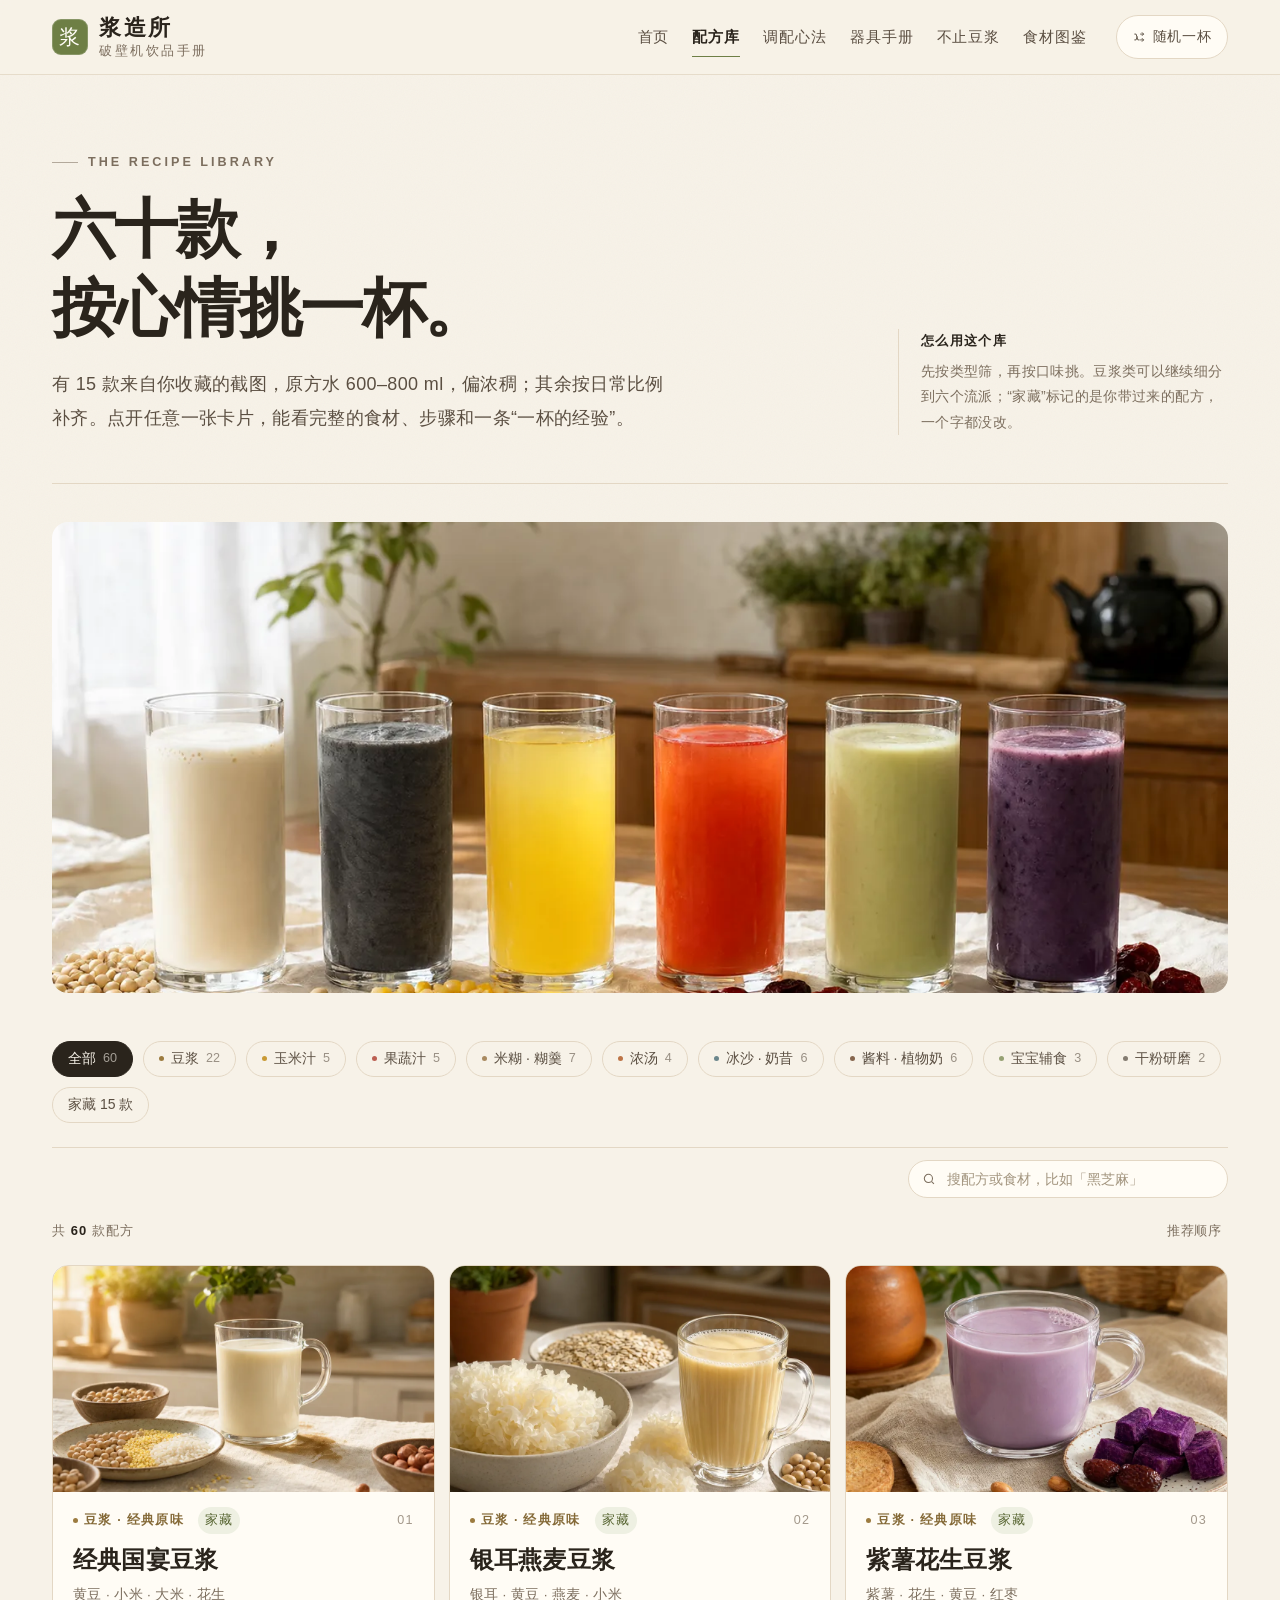
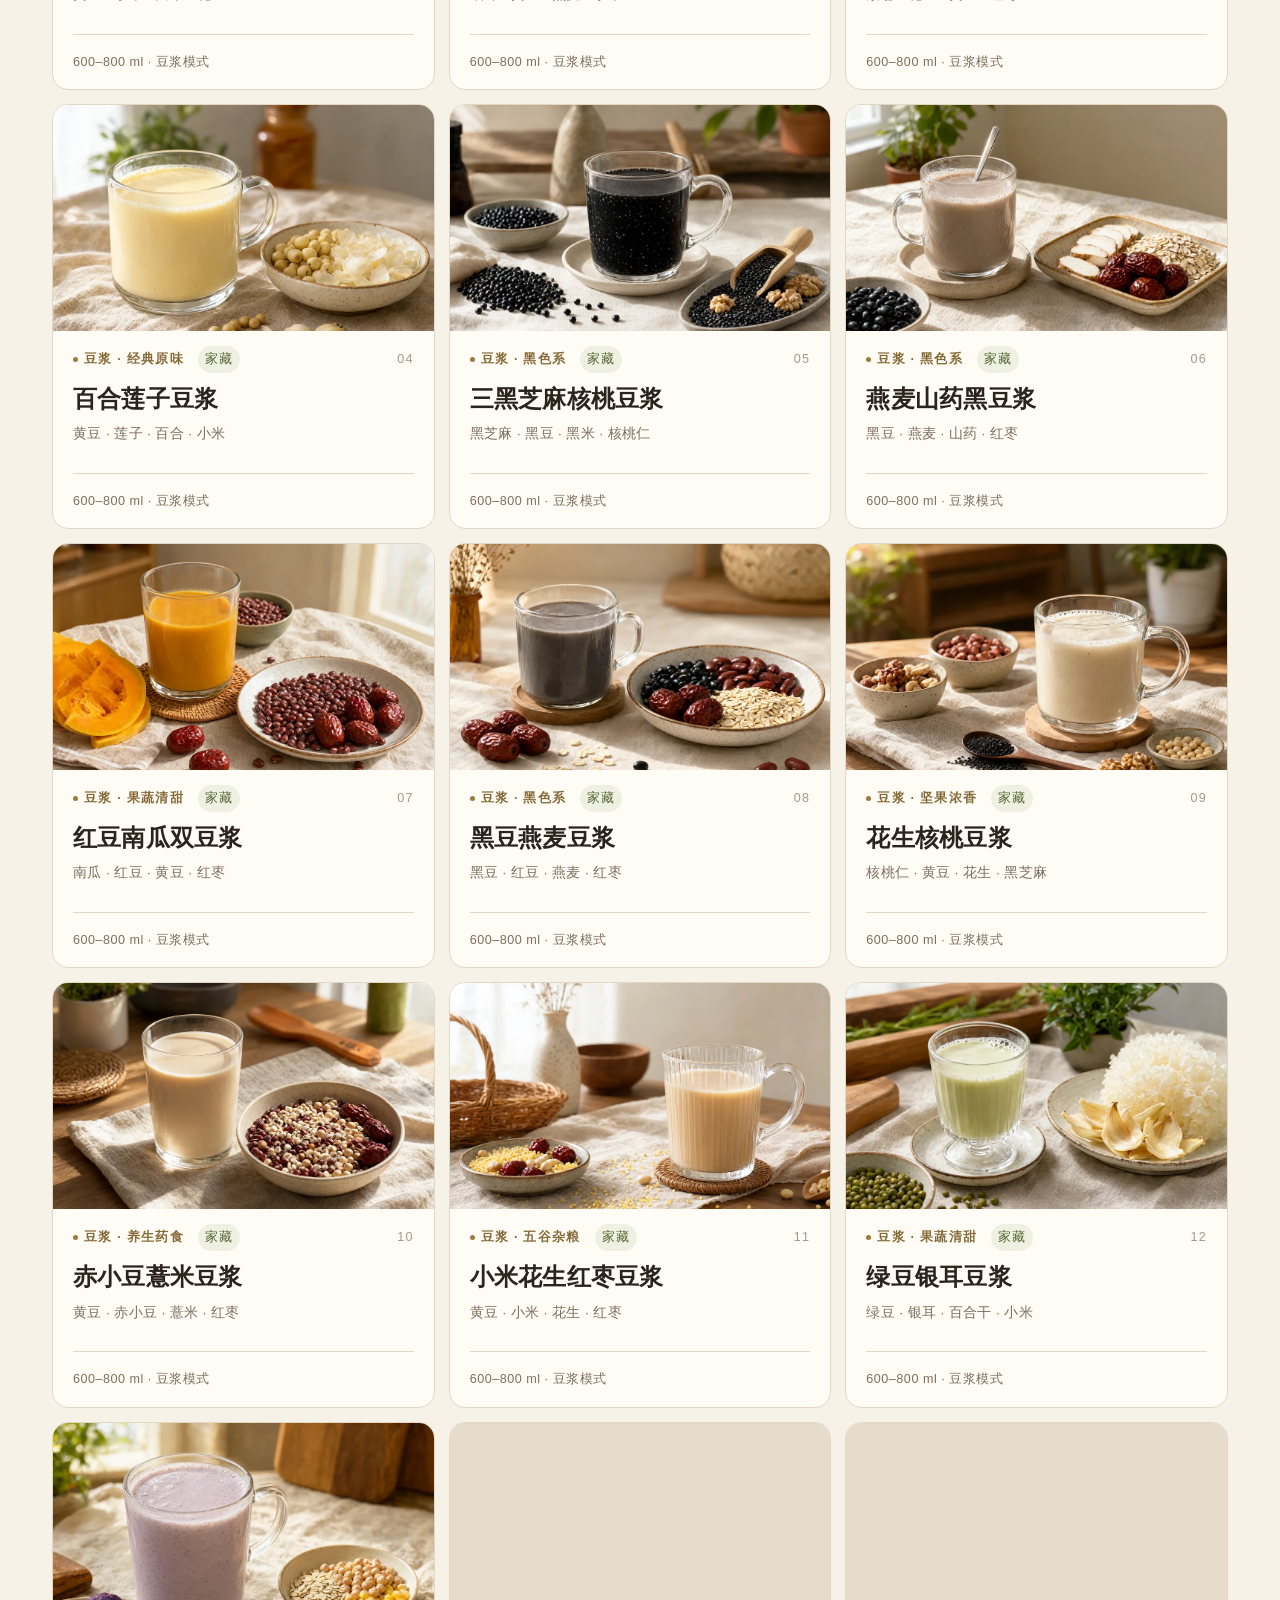
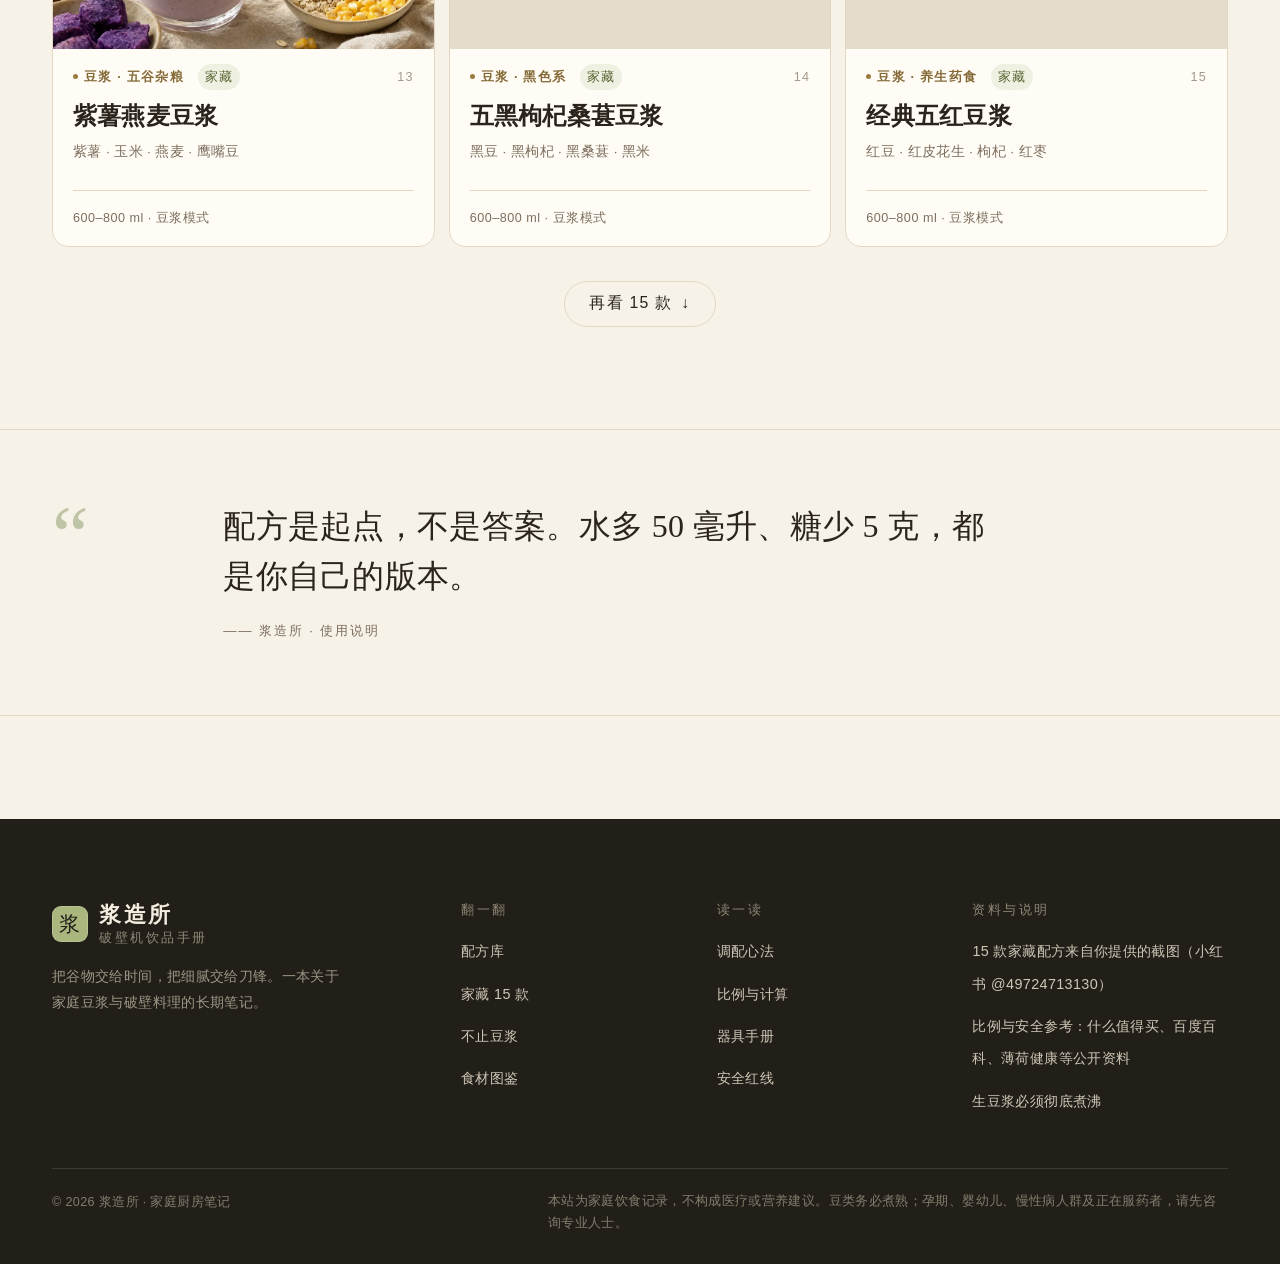
<file: recipes.html>
<!DOCTYPE html>
<html lang="zh-CN">
<head>
  <script>document.documentElement.classList.add('js')</script>

  <meta charset="UTF-8">
  <meta name="viewport" content="width=device-width, initial-scale=1">
  <title>配方库 · 浆造所</title>
  <meta name="description" content="60 款破壁机配方，可按豆浆、玉米汁、果蔬汁、米糊、浓汤、冰沙、酱料、辅食与研磨筛选，支持搜索。含家藏 15 款配方。">
  <link rel="icon" href="data:image/svg+xml,%3Csvg xmlns='http://www.w3.org/2000/svg' viewBox='0 0 64 64'%3E%3Crect width='64' height='64' rx='14' fill='%236e7f45'/%3E%3Cellipse cx='32' cy='31' rx='13' ry='16' fill='%23fffdf6'/%3E%3Cpath d='M32 19c-5 6-5 18 0 24' stroke='%236e7f45' stroke-width='2' fill='none'/%3E%3C/svg%3E">
  <link rel="stylesheet" href="assets/style.css">
</head>
<body class="page-recipes">
  <a class="skip" href="#main">跳到正文</a>

  <header class="site-head">
    <div class="wrap head-inner">
      <a class="brand" href="index.html" aria-label="浆造所首页">
        <span class="brand-seal" aria-hidden="true">浆</span>
        <span class="brand-text"><b>浆造所</b><small>破壁机饮品手册</small></span>
      </a>
      <nav class="nav" aria-label="主导航">
        <a href="index.html">首页</a>
        <a href="recipes.html" class="is-active">配方库</a>
        <a href="science.html">调配心法</a>
        <a href="machine.html">器具手册</a>
        <a href="beyond.html">不止豆浆</a>
        <a href="pantry.html">食材图鉴</a>
      </nav>
      <button class="btn-random" type="button" data-random>
        <svg viewBox="0 0 24 24" fill="none" stroke="currentColor" stroke-width="1.6" aria-hidden="true"><path d="M4 7h3l3 10h3M4 17h3l2-6M14 7h6m0 0-3-3m3 3-3 3M14 17h6m0 0-3-3m3 3-3 3"/></svg>
        随机一杯
      </button>
    </div>
  </header>

  <main id="main">
    <section class="page-hero wrap">
      <div>
        <p class="eyebrow">The Recipe Library</p>
        <h1>六十款，<br>按心情挑一杯。</h1>
        <p class="lede">有 15 款来自你收藏的截图，原方水 600–800 ml，偏浓稠；其余按日常比例补齐。点开任意一张卡片，能看完整的食材、步骤和一条“一杯的经验”。</p>
      </div>
      <div class="aside-note">
        <b>怎么用这个库</b>
        先按类型筛，再按口味挑。豆浆类可以继续细分到六个流派；“家藏”标记的是你带过来的配方，一个字都没改。
      </div>
    </section>

    <div class="wrap">
      <div class="beyond-hero-img">
        <img src="assets/img/recipes-lineup.webp" alt="六杯不同颜色的破壁机饮品：豆浆、黑芝麻、玉米汁、西瓜汁、果蔬昔与紫薯饮" width="1400" height="745">
      </div>
    </div>

    <section class="recipe-section wrap">
      <div class="toolbar" data-type-tabs aria-label="按类型筛选"></div>
      <div class="sub-toolbar" data-sub-toolbar hidden aria-label="按豆浆流派筛选"></div>

      <div class="search-row">
        <label class="search-box">
          <svg viewBox="0 0 24 24" fill="none" stroke="currentColor" stroke-width="1.8" aria-hidden="true"><circle cx="11" cy="11" r="7"/><path d="m16.5 16.5 4 4"/></svg>
          <input type="search" data-search placeholder="搜配方或食材，比如「黑芝麻」" aria-label="搜索配方或食材">
        </label>
      </div>

      <div class="result-line">
        <span data-result-count>共 <b>60</b> 款配方</span>
        <button class="sort-btn" type="button" data-sort>推荐顺序</button>
      </div>

      <div class="recipe-grid" data-recipe-grid></div>
      <div class="load-more" data-more>
        <button class="btn ghost" type="button">再看 15 款 <span class="arrow">↓</span></button>
      </div>
    </section>

    <section class="quote-band">
      <div class="wrap quote-inner">
        <span class="mark" aria-hidden="true">“</span>
        <div>
          <blockquote>配方是起点，不是答案。水多 50 毫升、糖少 5 克，都是你自己的版本。</blockquote>
          <cite>—— 浆造所 · 使用说明</cite>
        </div>
      </div>
    </section>
  </main>

  <footer class="site-foot">
    <div class="wrap">
      <div class="foot-grid">
        <div class="foot-brand">
          <a class="brand" href="index.html">
            <span class="brand-seal" aria-hidden="true">浆</span>
            <span class="brand-text"><b>浆造所</b><small>破壁机饮品手册</small></span>
          </a>
          <p>把谷物交给时间，把细腻交给刀锋。一本关于家庭豆浆与破壁料理的长期笔记。</p>
        </div>
        <div class="foot-col">
          <h4>翻一翻</h4>
          <ul>
            <li><a href="recipes.html">配方库</a></li>
            <li><a href="recipes.html?home=1">家藏 15 款</a></li>
            <li><a href="beyond.html">不止豆浆</a></li>
            <li><a href="pantry.html">食材图鉴</a></li>
          </ul>
        </div>
        <div class="foot-col">
          <h4>读一读</h4>
          <ul>
            <li><a href="science.html">调配心法</a></li>
            <li><a href="science.html#ratio">比例与计算</a></li>
            <li><a href="machine.html">器具手册</a></li>
            <li><a href="machine.html#safety">安全红线</a></li>
          </ul>
        </div>
        <div class="foot-col">
          <h4>资料与说明</h4>
          <ul>
            <li><span>15 款家藏配方来自你提供的截图（小红书 @49724713130）</span></li>
            <li><span>比例与安全参考：什么值得买、百度百科、薄荷健康等公开资料</span></li>
            <li><a href="machine.html#safety">生豆浆必须彻底煮沸</a></li>
          </ul>
        </div>
      </div>
      <div class="foot-bottom">
        <span>© 2026 浆造所 · 家庭厨房笔记</span>
        <span class="disc">本站为家庭饮食记录，不构成医疗或营养建议。豆类务必煮熟；孕期、婴幼儿、慢性病人群及正在服药者，请先咨询专业人士。</span>
      </div>
    </div>
  </footer>

  <dialog id="recipeDialog" class="recipe-dialog" aria-label="配方详情"></dialog>
  <script src="assets/data.js"></script>
  <script src="assets/app.js"></script>
  <script src="assets/community.js"></script>
</body>
</html>
</file>
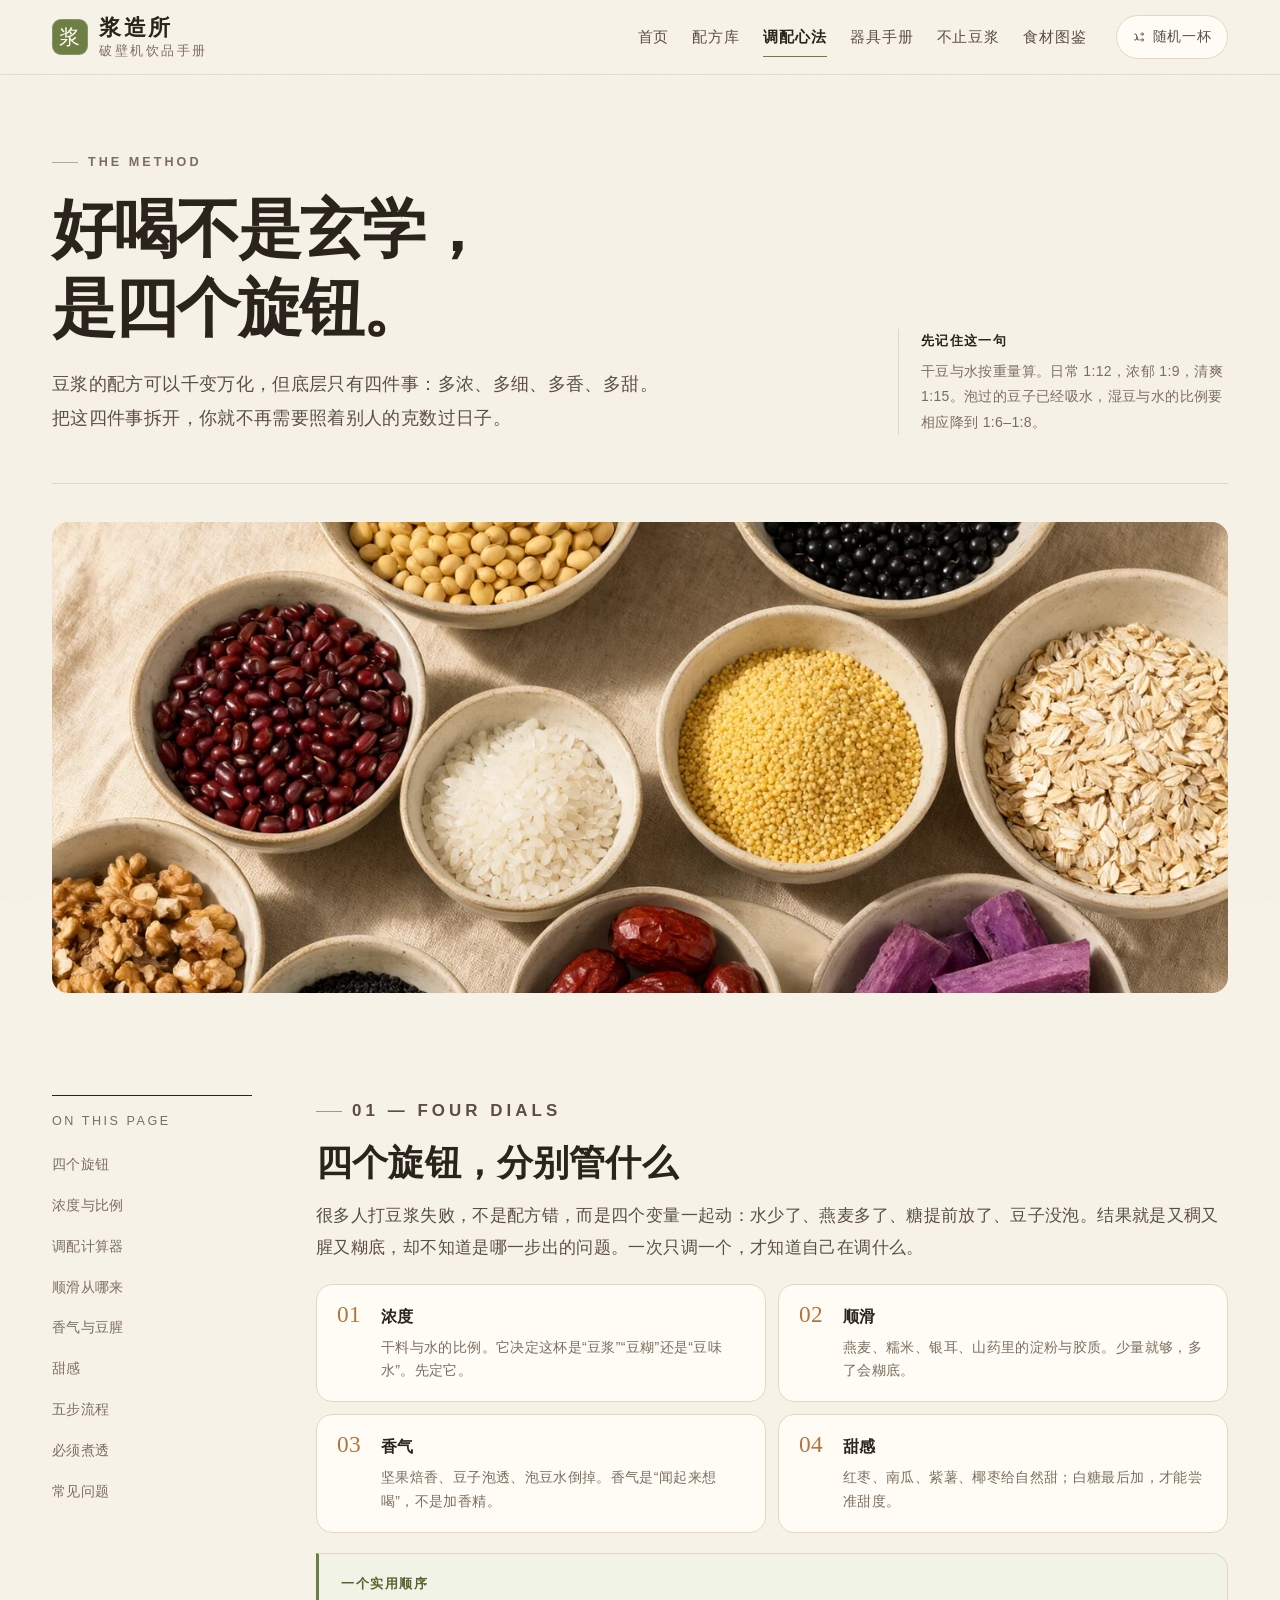
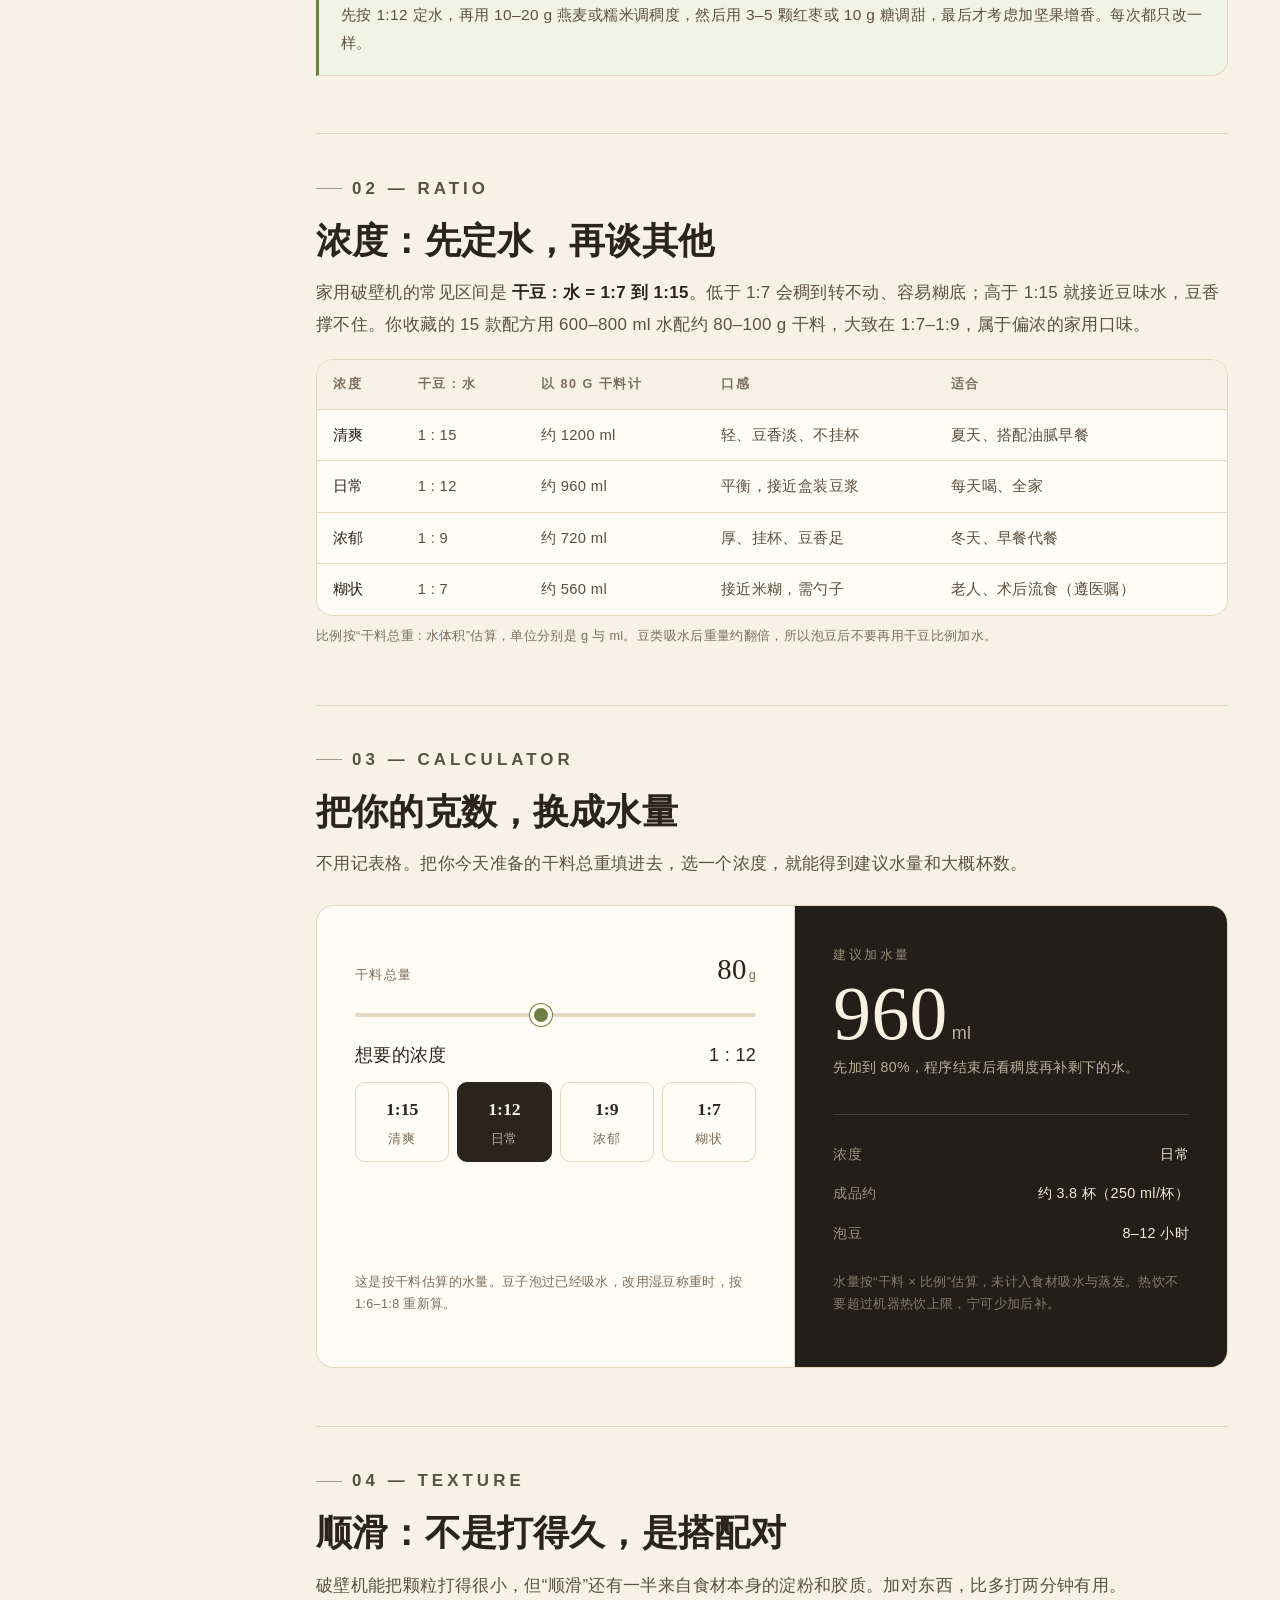
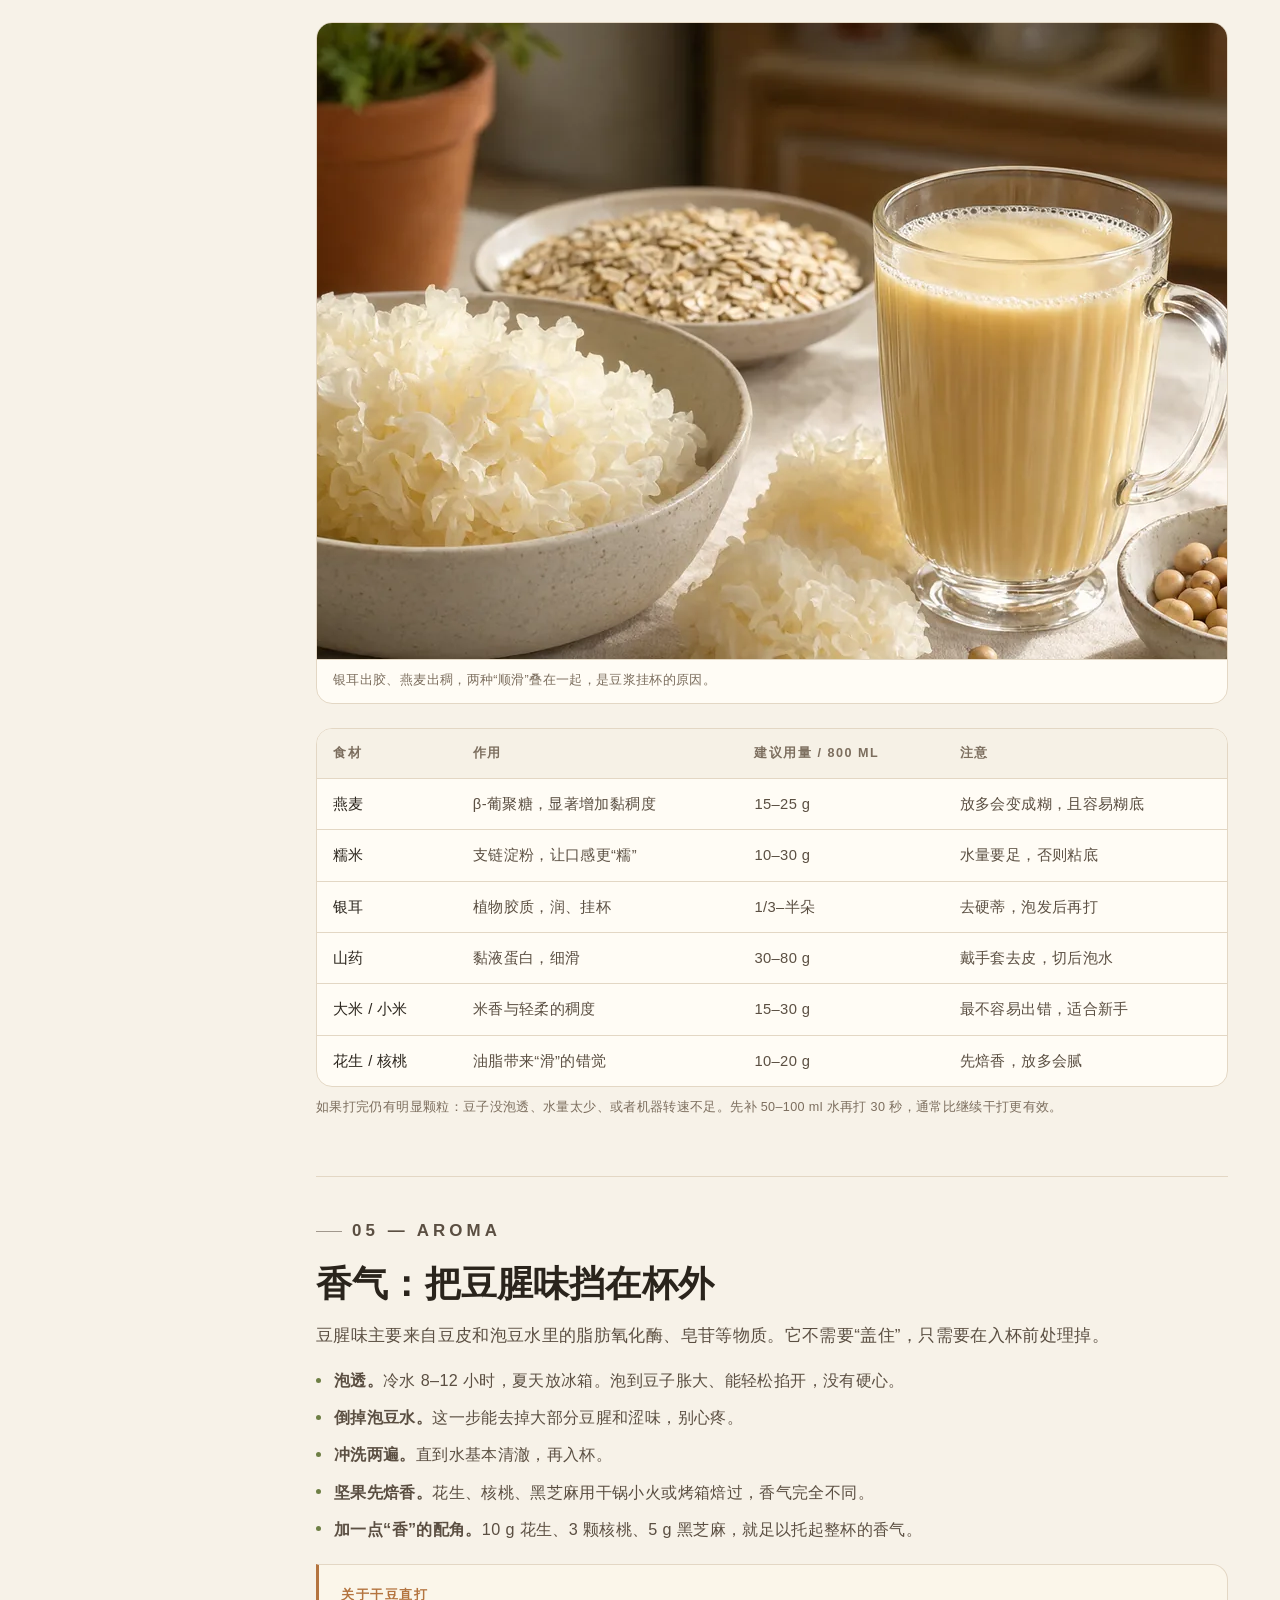
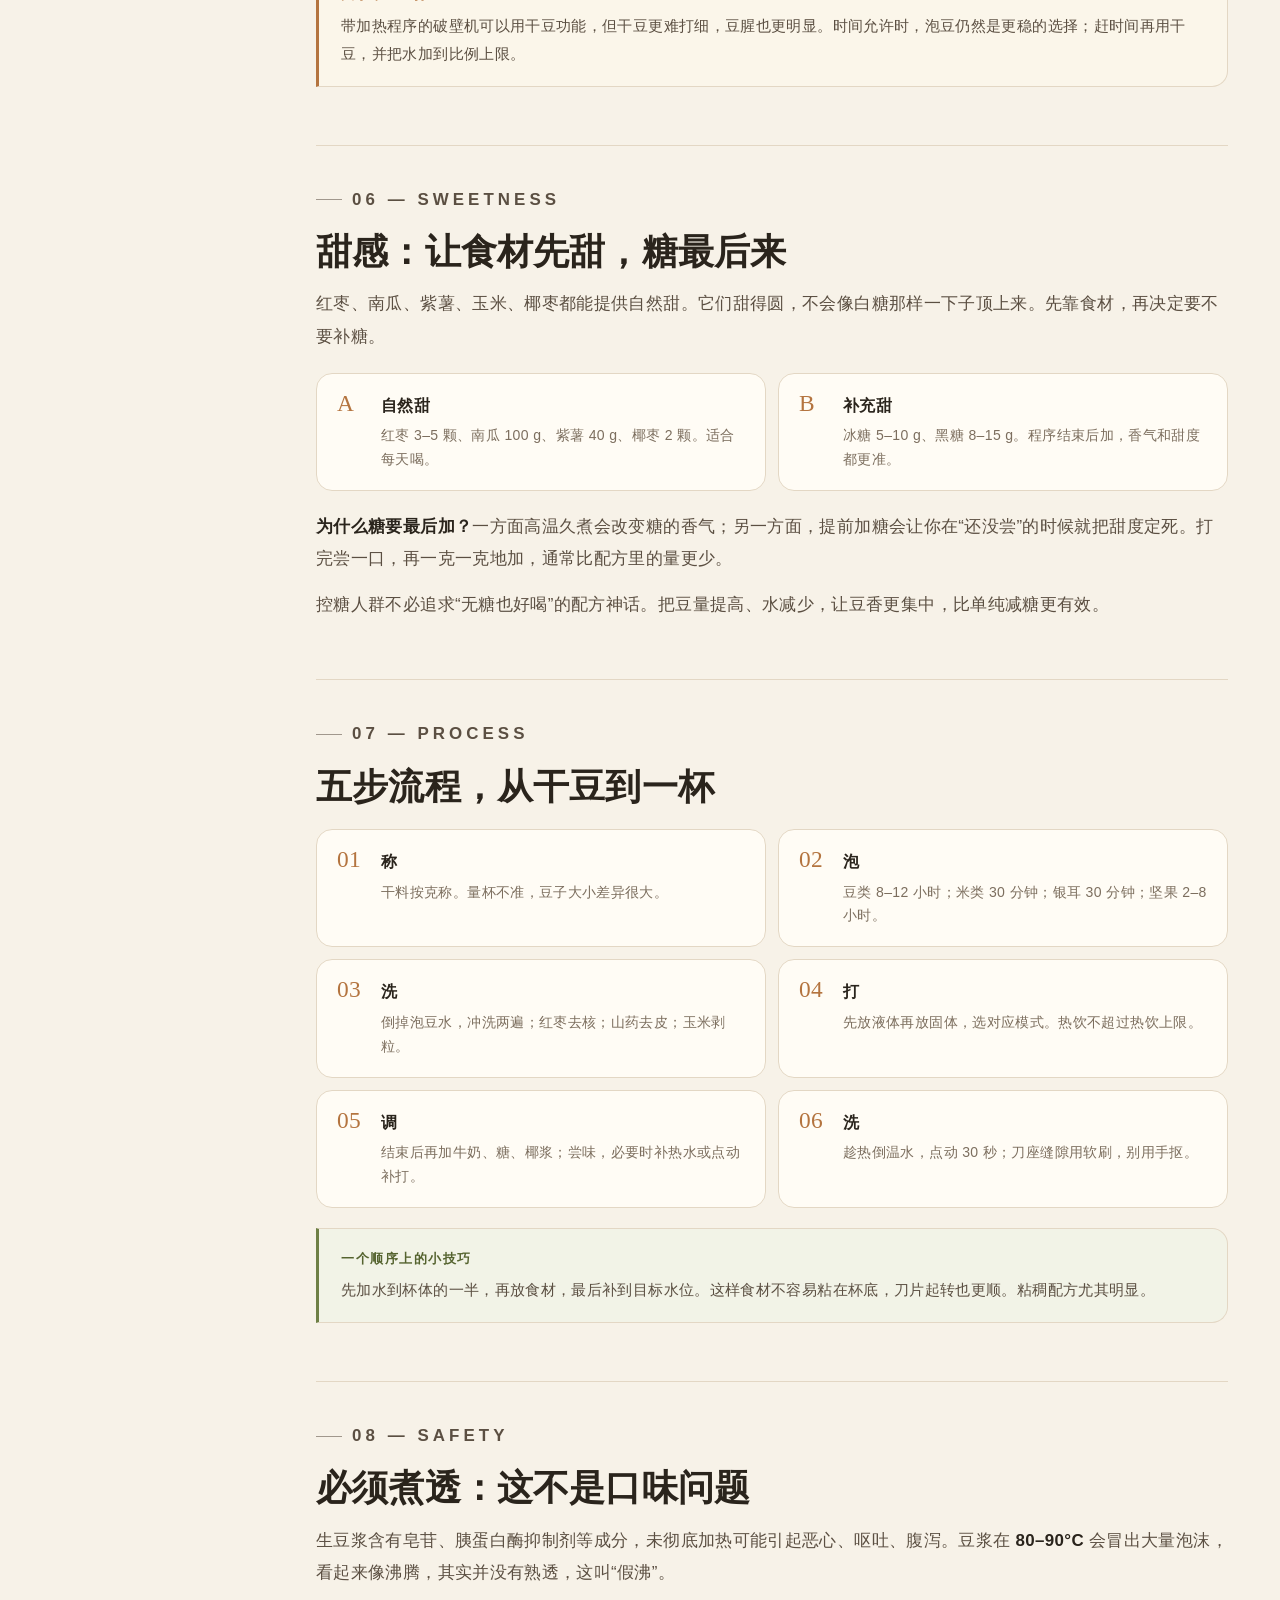
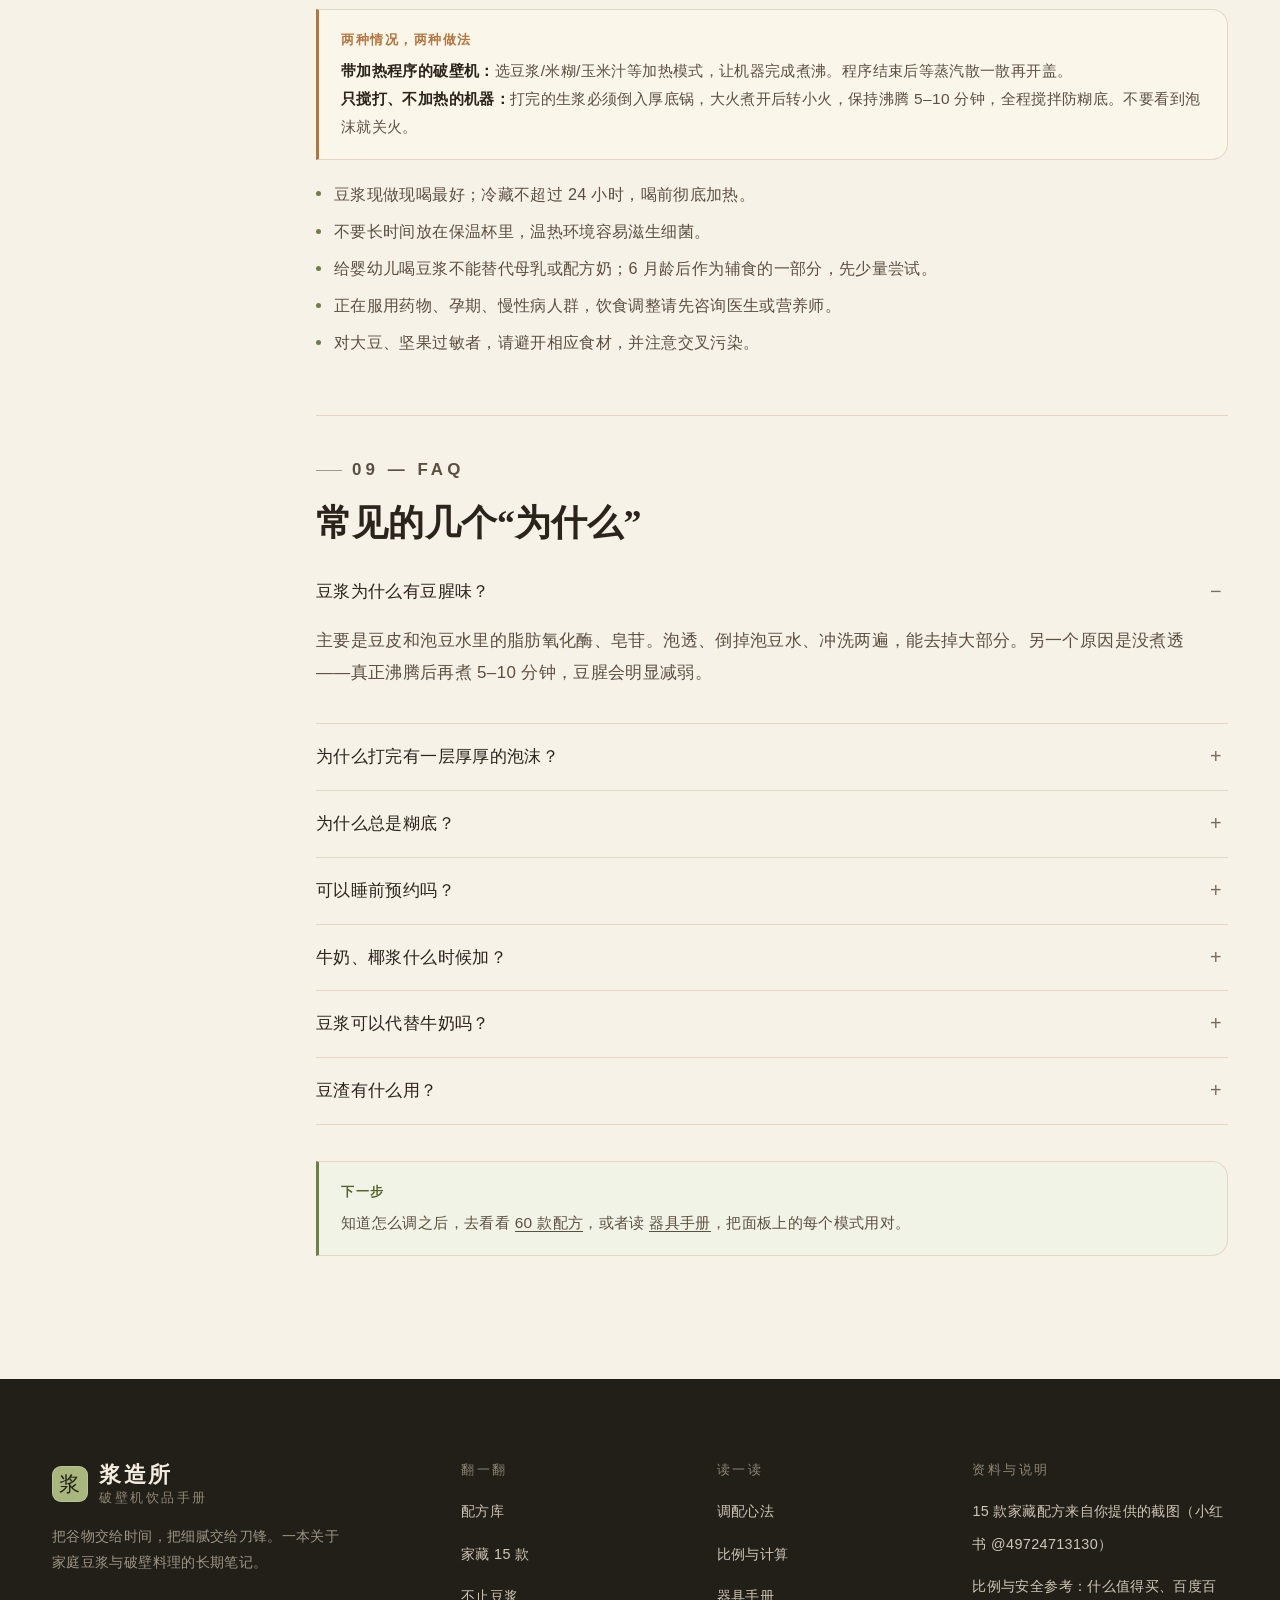
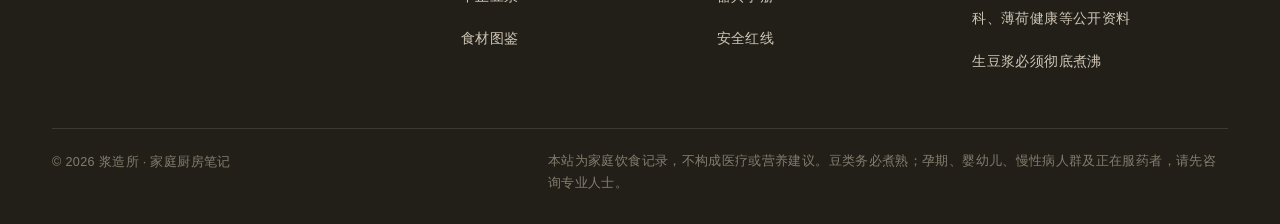
<file: science.html>
<!DOCTYPE html>
<html lang="zh-CN">
<head>
  <script>document.documentElement.classList.add('js')</script>

  <meta charset="UTF-8">
  <meta name="viewport" content="width=device-width, initial-scale=1">
  <title>调配心法 · 浆造所</title>
  <meta name="description" content="豆浆调配的四个变量：浓度、顺滑、香气、甜感。含豆水比例表、调配计算器、泡豆时间、五步流程、煮沸安全与常见问题。">
  <link rel="icon" href="data:image/svg+xml,%3Csvg xmlns='http://www.w3.org/2000/svg' viewBox='0 0 64 64'%3E%3Crect width='64' height='64' rx='14' fill='%236e7f45'/%3E%3Cellipse cx='32' cy='31' rx='13' ry='16' fill='%23fffdf6'/%3E%3Cpath d='M32 19c-5 6-5 18 0 24' stroke='%236e7f45' stroke-width='2' fill='none'/%3E%3C/svg%3E">
  <link rel="stylesheet" href="assets/style.css">
</head>
<body class="page-science">
  <a class="skip" href="#main">跳到正文</a>

  <header class="site-head">
    <div class="wrap head-inner">
      <a class="brand" href="index.html" aria-label="浆造所首页">
        <span class="brand-seal" aria-hidden="true">浆</span>
        <span class="brand-text"><b>浆造所</b><small>破壁机饮品手册</small></span>
      </a>
      <nav class="nav" aria-label="主导航">
        <a href="index.html">首页</a>
        <a href="recipes.html">配方库</a>
        <a href="science.html" class="is-active">调配心法</a>
        <a href="machine.html">器具手册</a>
        <a href="beyond.html">不止豆浆</a>
        <a href="pantry.html">食材图鉴</a>
      </nav>
      <button class="btn-random" type="button" data-random>
        <svg viewBox="0 0 24 24" fill="none" stroke="currentColor" stroke-width="1.6" aria-hidden="true"><path d="M4 7h3l3 10h3M4 17h3l2-6M14 7h6m0 0-3-3m3 3-3 3M14 17h6m0 0-3-3m3 3-3 3"/></svg>
        随机一杯
      </button>
    </div>
  </header>

  <main id="main">
    <section class="page-hero wrap">
      <div>
        <p class="eyebrow">The Method</p>
        <h1>好喝不是玄学，<br>是四个旋钮。</h1>
        <p class="lede">豆浆的配方可以千变万化，但底层只有四件事：多浓、多细、多香、多甜。把这四件事拆开，你就不再需要照着别人的克数过日子。</p>
      </div>
      <div class="aside-note">
        <b>先记住这一句</b>
        干豆与水按重量算。日常 1:12，浓郁 1:9，清爽 1:15。泡过的豆子已经吸水，湿豆与水的比例要相应降到 1:6–1:8。
      </div>
    </section>

    <div class="wrap">
      <div class="beyond-hero-img">
        <img src="assets/img/grains-flatlay.webp" alt="黄豆、黑豆、大米、小米、燕麦与核桃等豆浆食材俯拍" width="1400" height="870">
      </div>
    </div>

    <section class="prose-section wrap">
      <div class="prose-grid">
        <aside class="prose-side" aria-label="本页目录">
          <p class="k">On this page</p>
          <a href="#dials">四个旋钮</a>
          <a href="#ratio">浓度与比例</a>
          <a href="#calc">调配计算器</a>
          <a href="#texture">顺滑从哪来</a>
          <a href="#aroma">香气与豆腥</a>
          <a href="#sweet">甜感</a>
          <a href="#process">五步流程</a>
          <a href="#safety">必须煮透</a>
          <a href="#faq">常见问题</a>
        </aside>

        <div class="prose-main">
          <div class="article-block" id="dials">
            <p class="eyebrow">01 — Four Dials</p>
            <h2>四个旋钮，分别管什么</h2>
            <p>很多人打豆浆失败，不是配方错，而是四个变量一起动：水少了、燕麦多了、糖提前放了、豆子没泡。结果就是又稠又腥又糊底，却不知道是哪一步出的问题。一次只调一个，才知道自己在调什么。</p>
            <div class="rule-grid">
              <div class="rule"><span class="rn">01</span><div><b>浓度</b><p>干料与水的比例。它决定这杯是“豆浆”“豆糊”还是“豆味水”。先定它。</p></div></div>
              <div class="rule"><span class="rn">02</span><div><b>顺滑</b><p>燕麦、糯米、银耳、山药里的淀粉与胶质。少量就够，多了会糊底。</p></div></div>
              <div class="rule"><span class="rn">03</span><div><b>香气</b><p>坚果焙香、豆子泡透、泡豆水倒掉。香气是“闻起来想喝”，不是加香精。</p></div></div>
              <div class="rule"><span class="rn">04</span><div><b>甜感</b><p>红枣、南瓜、紫薯、椰枣给自然甜；白糖最后加，才能尝准甜度。</p></div></div>
            </div>
            <div class="callout green">
              <b>一个实用顺序</b>
              <p>先按 1:12 定水，再用 10–20 g 燕麦或糯米调稠度，然后用 3–5 颗红枣或 10 g 糖调甜，最后才考虑加坚果增香。每次都只改一样。</p>
            </div>
          </div>

          <div class="article-block" id="ratio">
            <p class="eyebrow">02 — Ratio</p>
            <h2>浓度：先定水，再谈其他</h2>
            <p>家用破壁机的常见区间是 <strong>干豆 : 水 = 1:7 到 1:15</strong>。低于 1:7 会稠到转不动、容易糊底；高于 1:15 就接近豆味水，豆香撑不住。你收藏的 15 款配方用 600–800 ml 水配约 80–100 g 干料，大致在 1:7–1:9，属于偏浓的家用口味。</p>

            <div class="table-wrap">
              <table class="data">
                <thead>
                  <tr><th>浓度</th><th>干豆 : 水</th><th>以 80 g 干料计</th><th>口感</th><th>适合</th></tr>
                </thead>
                <tbody>
                  <tr><td>清爽</td><td>1 : 15</td><td>约 1200 ml</td><td>轻、豆香淡、不挂杯</td><td>夏天、搭配油腻早餐</td></tr>
                  <tr><td>日常</td><td>1 : 12</td><td>约 960 ml</td><td>平衡，接近盒装豆浆</td><td>每天喝、全家</td></tr>
                  <tr><td>浓郁</td><td>1 : 9</td><td>约 720 ml</td><td>厚、挂杯、豆香足</td><td>冬天、早餐代餐</td></tr>
                  <tr><td>糊状</td><td>1 : 7</td><td>约 560 ml</td><td>接近米糊，需勺子</td><td>老人、术后流食（遵医嘱）</td></tr>
                </tbody>
              </table>
            </div>
            <p class="table-note">比例按“干料总重 : 水体积”估算，单位分别是 g 与 ml。豆类吸水后重量约翻倍，所以泡豆后不要再用干豆比例加水。</p>
          </div>

          <div class="article-block" id="calc">
            <p class="eyebrow">03 — Calculator</p>
            <h2>把你的克数，换成水量</h2>
            <p>不用记表格。把你今天准备的干料总重填进去，选一个浓度，就能得到建议水量和大概杯数。</p>

            <div class="calc" data-calc>
              <div class="calc-form">
                <div class="calc-label">
                  <label for="dryWeight">干料总量</label>
                  <output data-dry-out>80<small>g</small></output>
                </div>
                <input type="range" id="dryWeight" data-dry min="20" max="150" step="5" value="80" aria-label="干料总量，单位克">

                <div class="calc-label">
                  <span>想要的浓度</span>
                  <span data-ratio-out>1 : 12</span>
                </div>
                <div class="ratio-presets">
                  <button type="button" data-ratio="15"><b>1:15</b><span>清爽</span></button>
                  <button type="button" data-ratio="12" class="is-on"><b>1:12</b><span>日常</span></button>
                  <button type="button" data-ratio="9"><b>1:9</b><span>浓郁</span></button>
                  <button type="button" data-ratio="7"><b>1:7</b><span>糊状</span></button>
                </div>
                <p class="calc-note">这是按干料估算的水量。豆子泡过已经吸水，改用湿豆称重时，按 1:6–1:8 重新算。</p>
              </div>
              <div class="calc-result">
                <span class="k">建议加水量</span>
                <p class="calc-water" data-water-out>960<small>ml</small></p>
                <p class="calc-sub">先加到 80%，程序结束后看稠度再补剩下的水。</p>
                <div class="calc-divider"></div>
                <div class="calc-row"><span>浓度</span><span data-level-out>日常</span></div>
                <div class="calc-row"><span>成品约</span><span data-cups-out>约 3.8 杯（250 ml/杯）</span></div>
                <div class="calc-row"><span>泡豆</span><span>8–12 小时</span></div>
                <p class="calc-hint">水量按“干料 × 比例”估算，未计入食材吸水与蒸发。热饮不要超过机器热饮上限，宁可少加后补。</p>
              </div>
            </div>
          </div>

          <div class="article-block" id="texture">
            <p class="eyebrow">04 — Texture</p>
            <h2>顺滑：不是打得久，是搭配对</h2>
            <p>破壁机能把颗粒打得很小，但“顺滑”还有一半来自食材本身的淀粉和胶质。加对东西，比多打两分钟有用。</p>
            <figure class="inline-fig">
              <img src="assets/img/r-yiner-yanmai.webp" alt="一杯挂杯顺滑的银耳燕麦豆浆" width="1024" height="636" loading="lazy">
              <figcaption>银耳出胶、燕麦出稠，两种“顺滑”叠在一起，是豆浆挂杯的原因。</figcaption>
            </figure>
            <div class="table-wrap">
              <table class="data">
                <thead>
                  <tr><th>食材</th><th>作用</th><th>建议用量 / 800 ml</th><th>注意</th></tr>
                </thead>
                <tbody>
                  <tr><td>燕麦</td><td>β-葡聚糖，显著增加黏稠度</td><td>15–25 g</td><td>放多会变成糊，且容易糊底</td></tr>
                  <tr><td>糯米</td><td>支链淀粉，让口感更“糯”</td><td>10–30 g</td><td>水量要足，否则粘底</td></tr>
                  <tr><td>银耳</td><td>植物胶质，润、挂杯</td><td>1/3–半朵</td><td>去硬蒂，泡发后再打</td></tr>
                  <tr><td>山药</td><td>黏液蛋白，细滑</td><td>30–80 g</td><td>戴手套去皮，切后泡水</td></tr>
                  <tr><td>大米 / 小米</td><td>米香与轻柔的稠度</td><td>15–30 g</td><td>最不容易出错，适合新手</td></tr>
                  <tr><td>花生 / 核桃</td><td>油脂带来“滑”的错觉</td><td>10–20 g</td><td>先焙香，放多会腻</td></tr>
                </tbody>
              </table>
            </div>
            <p class="table-note">如果打完仍有明显颗粒：豆子没泡透、水量太少、或者机器转速不足。先补 50–100 ml 水再打 30 秒，通常比继续干打更有效。</p>
          </div>

          <div class="article-block" id="aroma">
            <p class="eyebrow">05 — Aroma</p>
            <h2>香气：把豆腥味挡在杯外</h2>
            <p>豆腥味主要来自豆皮和泡豆水里的脂肪氧化酶、皂苷等物质。它不需要“盖住”，只需要在入杯前处理掉。</p>
            <ul class="bullets">
              <li><strong>泡透。</strong>冷水 8–12 小时，夏天放冰箱。泡到豆子胀大、能轻松掐开，没有硬心。</li>
              <li><strong>倒掉泡豆水。</strong>这一步能去掉大部分豆腥和涩味，别心疼。</li>
              <li><strong>冲洗两遍。</strong>直到水基本清澈，再入杯。</li>
              <li><strong>坚果先焙香。</strong>花生、核桃、黑芝麻用干锅小火或烤箱焙过，香气完全不同。</li>
              <li><strong>加一点“香”的配角。</strong>10 g 花生、3 颗核桃、5 g 黑芝麻，就足以托起整杯的香气。</li>
            </ul>
            <div class="callout">
              <b>关于干豆直打</b>
              <p>带加热程序的破壁机可以用干豆功能，但干豆更难打细，豆腥也更明显。时间允许时，泡豆仍然是更稳的选择；赶时间再用干豆，并把水加到比例上限。</p>
            </div>
          </div>

          <div class="article-block" id="sweet">
            <p class="eyebrow">06 — Sweetness</p>
            <h2>甜感：让食材先甜，糖最后来</h2>
            <p>红枣、南瓜、紫薯、玉米、椰枣都能提供自然甜。它们甜得圆，不会像白糖那样一下子顶上来。先靠食材，再决定要不要补糖。</p>
            <div class="rule-grid">
              <div class="rule"><span class="rn">A</span><div><b>自然甜</b><p>红枣 3–5 颗、南瓜 100 g、紫薯 40 g、椰枣 2 颗。适合每天喝。</p></div></div>
              <div class="rule"><span class="rn">B</span><div><b>补充甜</b><p>冰糖 5–10 g、黑糖 8–15 g。程序结束后加，香气和甜度都更准。</p></div></div>
            </div>
            <p><strong>为什么糖要最后加？</strong>一方面高温久煮会改变糖的香气；另一方面，提前加糖会让你在“还没尝”的时候就把甜度定死。打完尝一口，再一克一克地加，通常比配方里的量更少。</p>
            <p>控糖人群不必追求“无糖也好喝”的配方神话。把豆量提高、水减少，让豆香更集中，比单纯减糖更有效。</p>
          </div>

          <div class="article-block" id="process">
            <p class="eyebrow">07 — Process</p>
            <h2>五步流程，从干豆到一杯</h2>
            <div class="rule-grid">
              <div class="rule"><span class="rn">01</span><div><b>称</b><p>干料按克称。量杯不准，豆子大小差异很大。</p></div></div>
              <div class="rule"><span class="rn">02</span><div><b>泡</b><p>豆类 8–12 小时；米类 30 分钟；银耳 30 分钟；坚果 2–8 小时。</p></div></div>
              <div class="rule"><span class="rn">03</span><div><b>洗</b><p>倒掉泡豆水，冲洗两遍；红枣去核；山药去皮；玉米剥粒。</p></div></div>
              <div class="rule"><span class="rn">04</span><div><b>打</b><p>先放液体再放固体，选对应模式。热饮不超过热饮上限。</p></div></div>
              <div class="rule"><span class="rn">05</span><div><b>调</b><p>结束后再加牛奶、糖、椰浆；尝味，必要时补热水或点动补打。</p></div></div>
              <div class="rule"><span class="rn">06</span><div><b>洗</b><p>趁热倒温水，点动 30 秒；刀座缝隙用软刷，别用手抠。</p></div></div>
            </div>
            <div class="callout green">
              <b>一个顺序上的小技巧</b>
              <p>先加水到杯体的一半，再放食材，最后补到目标水位。这样食材不容易粘在杯底，刀片起转也更顺。粘稠配方尤其明显。</p>
            </div>
          </div>

          <div class="article-block" id="safety">
            <p class="eyebrow">08 — Safety</p>
            <h2>必须煮透：这不是口味问题</h2>
            <p>生豆浆含有皂苷、胰蛋白酶抑制剂等成分，未彻底加热可能引起恶心、呕吐、腹泻。豆浆在 <strong>80–90°C</strong> 会冒出大量泡沫，看起来像沸腾，其实并没有熟透，这叫“假沸”。</p>
            <div class="callout">
              <b>两种情况，两种做法</b>
              <p><strong>带加热程序的破壁机：</strong>选豆浆/米糊/玉米汁等加热模式，让机器完成煮沸。程序结束后等蒸汽散一散再开盖。<br>
              <strong>只搅打、不加热的机器：</strong>打完的生浆必须倒入厚底锅，大火煮开后转小火，保持沸腾 5–10 分钟，全程搅拌防糊底。不要看到泡沫就关火。</p>
            </div>
            <ul class="bullets">
              <li>豆浆现做现喝最好；冷藏不超过 24 小时，喝前彻底加热。</li>
              <li>不要长时间放在保温杯里，温热环境容易滋生细菌。</li>
              <li>给婴幼儿喝豆浆不能替代母乳或配方奶；6 月龄后作为辅食的一部分，先少量尝试。</li>
              <li>正在服用药物、孕期、慢性病人群，饮食调整请先咨询医生或营养师。</li>
              <li>对大豆、坚果过敏者，请避开相应食材，并注意交叉污染。</li>
            </ul>
          </div>

          <div class="article-block" id="faq">
            <p class="eyebrow">09 — FAQ</p>
            <h2>常见的几个“为什么”</h2>

            <details class="acc" open>
              <summary>豆浆为什么有豆腥味？</summary>
              <div class="acc-body"><p>主要是豆皮和泡豆水里的脂肪氧化酶、皂苷。泡透、倒掉泡豆水、冲洗两遍，能去掉大部分。另一个原因是没煮透——真正沸腾后再煮 5–10 分钟，豆腥会明显减弱。</p></div>
            </details>
            <details class="acc">
              <summary>为什么打完有一层厚厚的泡沫？</summary>
              <div class="acc-body"><p>豆类蛋白和皂苷在高速搅打时裹入空气。加热型机器通常会消泡；如果没有，打完静置 1–2 分钟，或撇掉表面泡沫。泡沫本身无害，但会影响口感。水加太少、豆子太多时更明显。</p></div>
            </details>
            <details class="acc">
              <summary>为什么总是糊底？</summary>
              <div class="acc-body"><p>三个常见原因：水太少、淀粉类（糯米/燕麦/山药）太多、糖或牛奶提前加入。先加水再放料，水量不低于配方下限，糖和牛奶留到最后加。已经糊底时，趁热用温水加小苏打浸泡，别用钢丝球刮。</p></div>
            </details>
            <details class="acc">
              <summary>可以睡前预约吗？</summary>
              <div class="acc-body"><p>可以，但不要把豆子泡在水里一整夜再加热。夏季尤其不建议：室温泡豆容易变质。更稳的做法是豆子泡好、沥干放冰箱，早上直接入杯；或者用机器的预约功能，把浸泡和加热分开考虑。预约时长以 6–12 小时为宜。</p></div>
            </details>
            <details class="acc">
              <summary>牛奶、椰浆什么时候加？</summary>
              <div class="acc-body"><p>程序结束后加，用点动搅 10–20 秒混合。牛奶长时间高温加热会损失香气，也更容易糊底；椰浆久煮容易油水分离。只有配方明确要求一起煮时才一起放。</p></div>
            </details>
            <details class="acc">
              <summary>豆浆可以代替牛奶吗？</summary>
              <div class="acc-body"><p>作为日常饮品可以，但营养结构不同：豆浆的钙含量通常低于牛奶，蛋白质质量也不完全等同。儿童、孕妇、老年人如果用它替代牛奶，需要从其他食物补足钙和维生素 B12。不要把它当成“完全等价”的替换。</p></div>
            </details>
            <details class="acc">
              <summary>豆渣有什么用？</summary>
              <div class="acc-body"><p>豆渣含水高，适合做豆渣饼、馒头、炒蛋或堆肥。想立刻用，加一个鸡蛋、两勺面粉和一点盐，平底锅小火煎成小饼。不想留就尽快处理，豆渣很容易变质。</p></div>
            </details>
          </div>

          <div class="callout green" style="margin-top:36px">
            <b>下一步</b>
            <p>知道怎么调之后，去看看 <a href="recipes.html" style="border-bottom:1px solid currentColor">60 款配方</a>，或者读 <a href="machine.html" style="border-bottom:1px solid currentColor">器具手册</a>，把面板上的每个模式用对。</p>
          </div>
        </div>
      </div>
    </section>
  </main>

  <footer class="site-foot">
    <div class="wrap">
      <div class="foot-grid">
        <div class="foot-brand">
          <a class="brand" href="index.html">
            <span class="brand-seal" aria-hidden="true">浆</span>
            <span class="brand-text"><b>浆造所</b><small>破壁机饮品手册</small></span>
          </a>
          <p>把谷物交给时间，把细腻交给刀锋。一本关于家庭豆浆与破壁料理的长期笔记。</p>
        </div>
        <div class="foot-col">
          <h4>翻一翻</h4>
          <ul>
            <li><a href="recipes.html">配方库</a></li>
            <li><a href="recipes.html?home=1">家藏 15 款</a></li>
            <li><a href="beyond.html">不止豆浆</a></li>
            <li><a href="pantry.html">食材图鉴</a></li>
          </ul>
        </div>
        <div class="foot-col">
          <h4>读一读</h4>
          <ul>
            <li><a href="science.html">调配心法</a></li>
            <li><a href="science.html#ratio">比例与计算</a></li>
            <li><a href="machine.html">器具手册</a></li>
            <li><a href="machine.html#safety">安全红线</a></li>
          </ul>
        </div>
        <div class="foot-col">
          <h4>资料与说明</h4>
          <ul>
            <li><span>15 款家藏配方来自你提供的截图（小红书 @49724713130）</span></li>
            <li><span>比例与安全参考：什么值得买、百度百科、薄荷健康等公开资料</span></li>
            <li><a href="machine.html#safety">生豆浆必须彻底煮沸</a></li>
          </ul>
        </div>
      </div>
      <div class="foot-bottom">
        <span>© 2026 浆造所 · 家庭厨房笔记</span>
        <span class="disc">本站为家庭饮食记录，不构成医疗或营养建议。豆类务必煮熟；孕期、婴幼儿、慢性病人群及正在服药者，请先咨询专业人士。</span>
      </div>
    </div>
  </footer>

  <dialog id="recipeDialog" class="recipe-dialog" aria-label="配方详情"></dialog>
  <script src="assets/data.js"></script>
  <script src="assets/app.js"></script>
  <script src="assets/community.js"></script>
</body>
</html>
</file>
<file: assets/style.css>
/* =========================================================
   浆造所 · 破壁机饮品手册
   Design tokens are consumed throughout (appearance / radius /
   spacing / typography / motion) for the Sites design workbench.
   ========================================================= */

:root {
  /* 全站字号基准：比浏览器默认 16px 略大，桌面约 18px、窄屏约 17px，
     所有 rem 字号随之上浮，保持原有的层级比例 */
  font-size: clamp(17px, 0.4vw + 16px, 18px);

  --site-bg: #f7f2e8;
  --site-fg: #2a241c;
  --site-accent: #6e7f45;
  --site-on-accent: #fffdf6;
  --site-surface: #fffcf5;
  --site-muted: #7c6e5e;
  --site-border: #e3d7c4;
  /* 西文交给系统 UI 字体，中文按平台挑选更清晰的无衬线黑体 */
  --site-font: -apple-system, BlinkMacSystemFont, "Segoe UI", "Helvetica Neue", Arial, "PingFang SC", "HarmonyOS Sans SC", "Source Han Sans SC", "Noto Sans CJK SC", "Noto Sans SC", "Microsoft YaHei UI", "Microsoft YaHei", "Hiragino Sans GB", "WenQuanYi Micro Hei", sans-serif;
  --site-radius: 16px;
  --site-space: 1;
  --site-type: 1; /* 设计工作台的字号旋钮，保持 1 为默认 */
  --site-motion: 1;

  /* 标题统一走宋体系，补齐各平台的思源宋体族名，避免回退成黑体 */
  --serif: "Iowan Old Style", "Palatino Linotype", Palatino, Georgia, "Songti SC", "STSong", "Source Han Serif SC", "Source Han Serif CN", "Noto Serif CJK SC", "Noto Serif SC", "SimSun", serif;
  --sans: var(--site-font);
  --ink: var(--site-fg);
  --ink-soft: #5b4f42;
  --paper: var(--site-bg);
  --card: var(--site-surface);
  --line: var(--site-border);
  --green: var(--site-accent);
  --green-deep: #55632f;
  --toast: #b4743f;
  --dark: #221f19;
  --dark-2: #2c2921;
  --gutter: clamp(18px, 4.2vw, 52px);
  --sp: calc(24px * var(--site-space, 1));
  --section-y: calc(clamp(56px, 8vw, 112px) * var(--site-space, 1));
  --ease: cubic-bezier(.22, .61, .36, 1);
  --dur: calc(180ms * var(--site-motion, 1));
  --shadow-sm: 0 1px 2px rgba(42, 36, 28, .05), 0 8px 24px -18px rgba(42, 36, 28, .35);
  --shadow-md: 0 2px 4px rgba(42, 36, 28, .05), 0 22px 48px -28px rgba(42, 36, 28, .45);
  --maxw: 1180px;
}

* { box-sizing: border-box; }

html {
  scroll-behavior: smooth;
  -webkit-text-size-adjust: 100%;
}

body {
  margin: 0;
  background: var(--paper);
  color: var(--ink);
  font-family: var(--sans);
  font-size: calc(1rem * var(--site-type, 1));
  line-height: 1.8;
  letter-spacing: .02em;
  text-rendering: optimizeLegibility;
  -webkit-font-smoothing: antialiased;
  overflow-x: hidden;
}

body::before {
  content: "";
  position: fixed;
  inset: 0;
  z-index: 0;
  pointer-events: none;
  opacity: .035;
  background-image: url("data:image/svg+xml,%3Csvg xmlns='http://www.w3.org/2000/svg' width='140' height='140'%3E%3Cfilter id='n'%3E%3CfeTurbulence type='fractalNoise' baseFrequency='.85' numOctaves='2' stitchTiles='stitch'/%3E%3C/filter%3E%3Crect width='100%25' height='100%25' filter='url(%23n)'/%3E%3C/svg%3E");
}

img { max-width: 100%; display: block; }
a { color: inherit; text-decoration: none; }
button { font: inherit; color: inherit; }
::selection { background: rgba(110, 127, 69, .22); }

h1, h2, h3, h4 {
  font-family: var(--serif);
  font-weight: 600;
  line-height: 1.24;
  letter-spacing: .005em;
  margin: 0;
  text-wrap: balance;
}

p { margin: 0; }
ul, ol { margin: 0; padding: 0; }
li { list-style: none; }

.wrap {
  width: min(var(--maxw), calc(100% - var(--gutter) * 2));
  margin-inline: auto;
  position: relative;
  z-index: 1;
}

.skip {
  position: absolute;
  left: -9999px;
  top: 0;
  background: var(--ink);
  color: var(--paper);
  padding: 10px 16px;
  z-index: 100;
}
.skip:focus { left: 12px; top: 12px; }

/* ---------- shared type ---------- */
.eyebrow {
  font-family: var(--sans);
  font-size: .7rem;
  font-weight: 600;
  letter-spacing: .24em;
  text-transform: uppercase;
  color: var(--site-muted);
  display: flex;
  align-items: center;
  gap: 10px;
}
.eyebrow::before {
  content: "";
  width: 26px;
  height: 1px;
  background: currentColor;
  opacity: .55;
}

.section-head {
  display: flex;
  align-items: flex-end;
  justify-content: space-between;
  gap: var(--sp);
  margin-bottom: calc(var(--sp) * 1.6);
  padding-bottom: calc(var(--sp) * .8);
  border-bottom: 1px solid var(--line);
}
.section-head h2 {
  font-size: calc(clamp(1.8rem, 3.3vw, 2.7rem) * var(--site-type, 1));
  margin-top: 12px;
}
.section-head .head-note {
  max-width: 360px;
  color: var(--site-muted);
  font-size: .92rem;
  line-height: 1.75;
}
.section-head .more {
  font-size: .82rem;
  letter-spacing: .08em;
  white-space: nowrap;
  border-bottom: 1px solid var(--ink);
  padding-bottom: 3px;
  transition: color var(--dur) var(--ease), border-color var(--dur) var(--ease);
}
.section-head .more:hover { color: var(--green); border-color: var(--green); }

/* ---------- header ---------- */
.site-head {
  position: sticky;
  top: 0;
  z-index: 50;
  background: color-mix(in srgb, var(--paper) 88%, transparent);
  backdrop-filter: blur(14px) saturate(1.1);
  border-bottom: 1px solid color-mix(in srgb, var(--line) 80%, transparent);
}
.head-inner {
  display: flex;
  align-items: center;
  gap: calc(var(--sp) * 1.2);
  min-height: 74px;
}
.brand {
  display: flex;
  align-items: center;
  gap: 11px;
  flex: none;
}
.brand-seal {
  width: 36px;
  height: 36px;
  border-radius: 9px;
  background: var(--green);
  color: var(--site-on-accent);
  display: grid;
  place-items: center;
  font-family: var(--serif);
  font-size: 1.18rem;
  line-height: 1;
  padding-top: 2px;
  box-shadow: inset 0 0 0 1px rgba(255, 255, 255, .18);
}
.brand-text { display: flex; flex-direction: column; line-height: 1.1; }
.brand-text b {
  font-family: var(--serif);
  font-size: 1.22rem;
  letter-spacing: .12em;
  font-weight: 600;
}
.brand-text small {
  font-size: .7rem;
  letter-spacing: .2em;
  color: var(--site-muted);
  margin-top: 5px;
}
.nav {
  display: flex;
  align-items: center;
  gap: clamp(12px, 1.8vw, 26px);
  margin-left: auto;
  overflow-x: auto;
  scrollbar-width: none;
  -webkit-overflow-scrolling: touch;
}
.nav::-webkit-scrollbar { display: none; }
.nav a {
  font-size: .84rem;
  letter-spacing: .06em;
  color: var(--ink-soft);
  white-space: nowrap;
  padding: 6px 0;
  position: relative;
  transition: color var(--dur) var(--ease);
}
.nav a::after {
  content: "";
  position: absolute;
  left: 0; right: 100%;
  bottom: 0;
  height: 1px;
  background: var(--green);
  transition: right calc(var(--dur) * 1.6) var(--ease);
}
.nav a:hover { color: var(--ink); }
.nav a:hover::after, .nav a.is-active::after { right: 0; }
.nav a.is-active { color: var(--ink); font-weight: 600; }

.btn-random {
  flex: none;
  display: inline-flex;
  align-items: center;
  gap: 7px;
  border: 1px solid var(--line);
  background: var(--card);
  color: var(--ink-soft);
  border-radius: 999px;
  padding: 8px 15px;
  font-size: .78rem;
  letter-spacing: .06em;
  cursor: pointer;
  transition: border-color var(--dur) var(--ease), color var(--dur) var(--ease), background var(--dur) var(--ease);
}
.btn-random:hover { border-color: var(--green); color: var(--green-deep); background: #fbf8ee; }
.btn-random svg { width: 14px; height: 14px; }

/* ---------- buttons ---------- */
.btn {
  display: inline-flex;
  align-items: center;
  justify-content: center;
  gap: 9px;
  min-height: 46px;
  padding: 0 24px;
  border-radius: 999px;
  background: var(--ink);
  color: var(--paper);
  font-size: .88rem;
  letter-spacing: .08em;
  border: 1px solid var(--ink);
  transition: transform var(--dur) var(--ease), background var(--dur) var(--ease), color var(--dur) var(--ease), border-color var(--dur) var(--ease);
}
.btn:hover { transform: translateY(-2px); background: var(--green-deep); border-color: var(--green-deep); }
.btn.ghost {
  background: transparent;
  color: var(--ink);
  border-color: var(--line);
}
.btn.ghost:hover { background: var(--card); border-color: var(--green); color: var(--green-deep); }
.btn .arrow { transition: transform var(--dur) var(--ease); }
.btn:hover .arrow { transform: translateX(3px); }

/* ---------- hero ---------- */
.hero {
  display: grid;
  grid-template-columns: 1.06fr .94fr;
  gap: clamp(32px, 5vw, 72px);
  align-items: center;
  padding-top: clamp(40px, 6vw, 82px);
  padding-bottom: calc(var(--section-y) * .72);
}
.hero-copy { padding-top: 8px; }
.hero h1 {
  /* 收敛上限：让「用成一间豆浆铺。」整行放得下，句号不再孤零零掉到下一行 */
  font-size: calc(clamp(2.45rem, 5vw, 4.1rem) * var(--site-type, 1));
  line-height: 1.12;
  margin: 20px 0 24px;
  letter-spacing: -.015em;
}
.hero h1 .hl {
  position: relative;
  display: inline-block;
  color: var(--green-deep);
}
.hero h1 .hl::after {
  content: "";
  position: absolute;
  left: 2%;
  right: 0;
  bottom: .02em;
  height: .22em;
  background: color-mix(in srgb, var(--green) 26%, transparent);
  z-index: -1;
  border-radius: 2px;
}
.hero .lede {
  max-width: 480px;
  color: var(--ink-soft);
  font-size: 1.03rem;
  line-height: 1.85;
}
.hero-actions {
  display: flex;
  flex-wrap: wrap;
  gap: 12px;
  margin-top: calc(var(--sp) * 1.4);
}
.hero-facts {
  display: flex;
  gap: clamp(22px, 3.4vw, 44px);
  margin-top: calc(var(--sp) * 2);
  padding-top: calc(var(--sp) * 1.2);
  border-top: 1px solid var(--line);
}
.hero-facts li { display: flex; flex-direction: column; gap: 2px; }
.hero-facts b {
  font-family: var(--serif);
  font-size: 1.42rem;
  font-weight: 600;
  letter-spacing: -.01em;
}
.hero-facts span { font-size: .72rem; color: var(--site-muted); letter-spacing: .08em; }

.hero-visual { position: relative; }
.hero-frame {
  position: relative;
  border-radius: 260px 260px var(--site-radius) var(--site-radius);
  overflow: hidden;
  aspect-ratio: 4 / 5.2;
  background: #e6dccb;
  box-shadow: var(--shadow-md);
}
.hero-frame img {
  width: 100%; height: 100%;
  object-fit: cover;
  transition: transform calc(var(--dur) * 8) var(--ease);
}
.hero-frame:hover img { transform: scale(1.035); }
.hero-frame::after {
  content: "";
  position: absolute;
  inset: 0;
  box-shadow: inset 0 0 0 1px rgba(255, 255, 255, .18);
  border-radius: inherit;
}
.hero-stamp {
  position: absolute;
  top: 22px;
  right: -14px;
  width: 74px;
  height: 74px;
  border-radius: 50%;
  background: var(--green);
  color: var(--site-on-accent);
  display: grid;
  place-items: center;
  text-align: center;
  font-family: var(--serif);
  font-size: .74rem;
  line-height: 1.25;
  letter-spacing: .08em;
  transform: rotate(8deg);
  box-shadow: var(--shadow-sm);
}
.hero-card {
  position: absolute;
  left: -18px;
  bottom: 26px;
  width: min(268px, 78%);
  background: color-mix(in srgb, var(--card) 94%, transparent);
  backdrop-filter: blur(12px);
  border: 1px solid var(--line);
  border-radius: var(--site-radius);
  padding: 18px 20px;
  box-shadow: var(--shadow-md);
}
.hero-card .tiny {
  font-size: .7rem;
  letter-spacing: .2em;
  color: var(--site-muted);
  text-transform: uppercase;
}
.hero-card h3 {
  font-size: 1.16rem;
  margin: 7px 0 8px;
}
.hero-card p {
  font-size: .76rem;
  color: var(--site-muted);
  line-height: 1.65;
}
.hero-card .go {
  display: inline-flex;
  align-items: center;
  gap: 6px;
  margin-top: 12px;
  font-size: .74rem;
  letter-spacing: .08em;
  color: var(--green-deep);
  border-bottom: 1px solid currentColor;
}
.hero-card .daily-thumb {
  position: absolute;
  top: 16px;
  right: 16px;
  width: 52px;
  height: 52px;
  border-radius: 50%;
  object-fit: cover;
  border: 2px solid var(--card);
  box-shadow: 0 4px 12px rgba(20, 17, 12, .22);
}
.hero-card h3, .hero-card p { padding-right: 56px; }

.hero-side-note {
  position: absolute;
  right: -30px;
  top: 46%;
  writing-mode: vertical-rl;
  font-size: .7rem;
  letter-spacing: .34em;
  color: var(--site-muted);
  opacity: .8;
}

/* ---------- marquee ---------- */
.marquee {
  border-top: 1px solid var(--line);
  border-bottom: 1px solid var(--line);
  overflow: hidden;
  padding: 13px 0;
  background: color-mix(in srgb, var(--card) 55%, transparent);
}
.marquee-track {
  display: flex;
  width: max-content;
  gap: 0;
  animation: marquee 46s linear infinite;
}
.marquee:hover .marquee-track { animation-play-state: paused; }
.marquee span {
  display: inline-flex;
  align-items: center;
  gap: 18px;
  padding: 0 18px;
  font-family: var(--serif);
  font-size: .84rem;
  letter-spacing: .16em;
  color: var(--ink-soft);
  white-space: nowrap;
}
.marquee span::after {
  content: "";
  width: 4px; height: 4px;
  border-radius: 50%;
  background: var(--green);
  opacity: .7;
}
@keyframes marquee { to { transform: translateX(-50%); } }

/* ---------- category ---------- */
.cat-section { padding-top: var(--section-y); }
.cat-block + .cat-block { margin-top: calc(var(--sp) * 2.4); }
.cat-label {
  display: flex;
  align-items: baseline;
  gap: 12px;
  margin-bottom: calc(var(--sp) * .9);
}
.cat-label h3 {
  font-size: 1.18rem;
  letter-spacing: .04em;
}
.cat-label span {
  font-size: .72rem;
  letter-spacing: .16em;
  color: var(--site-muted);
}
.cat-grid {
  display: grid;
  grid-template-columns: repeat(6, 1fr);
  gap: 12px;
}
.cat-grid.five { grid-template-columns: repeat(5, 1fr); }
.cat-card {
  position: relative;
  display: flex;
  flex-direction: column;
  min-height: 178px;
  padding: 18px 17px 16px;
  border: 1px solid var(--line);
  border-radius: var(--site-radius);
  background: var(--card);
  overflow: hidden;
  transition: transform var(--dur) var(--ease), box-shadow var(--dur) var(--ease), border-color var(--dur) var(--ease);
}
.cat-card::before {
  content: "";
  position: absolute;
  left: 0; top: 0; right: 0;
  height: 3px;
  background: var(--c, var(--green));
  opacity: .8;
  transform: scaleX(0);
  transform-origin: left;
  transition: transform calc(var(--dur) * 1.8) var(--ease);
}
.cat-card:hover {
  transform: translateY(-4px);
  box-shadow: var(--shadow-md);
  border-color: color-mix(in srgb, var(--c, var(--green)) 38%, var(--line));
}
.cat-card:hover::before { transform: scaleX(1); }
.cat-img {
  margin: -18px -17px 0;
  aspect-ratio: 16 / 8;
  overflow: hidden;
  background: #e6dccb;
  flex: none;
}
.cat-img img {
  width: 100%; height: 100%;
  object-fit: cover;
  display: block;
  transition: transform calc(var(--dur) * 6) var(--ease);
}
.cat-card:hover .cat-img img { transform: scale(1.05); }
.cat-card .idx {
  display: block;
  margin-top: 12px;
  font-size: .7rem;
  letter-spacing: .16em;
  color: var(--site-muted);
}
.cat-card h3 {
  font-size: 1.08rem;
  margin: 8px 0 7px;
  letter-spacing: .03em;
}
.cat-card p {
  font-size: .72rem;
  line-height: 1.6;
  color: var(--site-muted);
}
.cat-card .count {
  margin-top: auto;
  padding-top: 18px;
  font-family: var(--serif);
  font-size: .82rem;
  color: var(--c, var(--green-deep));
  display: flex;
  align-items: center;
  justify-content: space-between;
}
.cat-card .count .arrow { opacity: 0; transform: translateX(-4px); transition: all var(--dur) var(--ease); }
.cat-card:hover .count .arrow { opacity: 1; transform: none; }

/* ---------- featured ---------- */
.feature-section { padding-top: var(--section-y); }
.feature-grid {
  display: grid;
  grid-template-columns: repeat(3, 1fr);
  gap: calc(var(--sp) * .8);
}
.feature-card {
  position: relative;
  display: flex;
  flex-direction: column;
  padding: 0;
  border: 1px solid var(--line);
  border-radius: var(--site-radius);
  background: var(--card);
  min-height: 270px;
  overflow: hidden;
  cursor: pointer;
  transition: transform var(--dur) var(--ease), box-shadow var(--dur) var(--ease);
}
.feature-card:hover { transform: translateY(-4px); box-shadow: var(--shadow-md); }
.feature-img {
  aspect-ratio: 16 / 8.5;
  overflow: hidden;
  background: #e6dccb;
  flex: none;
}
.feature-img img {
  width: 100%; height: 100%;
  object-fit: cover;
  display: block;
  transition: transform calc(var(--dur) * 6) var(--ease);
}
.feature-card:hover .feature-img img { transform: scale(1.045); }
.feature-body {
  position: relative;
  display: flex;
  flex-direction: column;
  flex: 1;
  padding: 20px 24px 20px;
}
.feature-card .topline {
  display: flex;
  align-items: center;
  justify-content: space-between;
  font-size: .7rem;
  letter-spacing: .18em;
  color: var(--site-muted);
  text-transform: uppercase;
}
.feature-card h3 {
  font-size: 1.54rem;
  margin: 14px 0 10px;
}
.feature-card .ings {
  font-size: .8rem;
  color: var(--site-muted);
  line-height: 1.8;
}
.feature-card .meta {
  margin-top: auto;
  padding-top: 26px;
  display: flex;
  gap: 18px;
  font-size: .72rem;
  color: var(--ink-soft);
  border-top: 1px solid var(--line);
  margin-top: 26px;
}
.feature-card .meta b { font-weight: 500; color: var(--site-muted); margin-right: 4px; }
.feature-card .big-char {
  position: absolute;
  right: -6px;
  bottom: -30px;
  font-family: var(--serif);
  font-size: 8rem;
  color: var(--c, var(--green));
  opacity: .055;
  line-height: 1;
  pointer-events: none;
}

/* ---------- principles ---------- */
.principles {
  padding-top: var(--section-y);
}
.principles-band {
  background: var(--dark);
  color: #f3ecdf;
  border-radius: calc(var(--site-radius) * 1.4);
  padding: clamp(30px, 5vw, 64px);
  position: relative;
  overflow: hidden;
}
.principles-band::after {
  content: "";
  position: absolute;
  width: 420px; height: 420px;
  right: -160px; top: -160px;
  border-radius: 50%;
  background: radial-gradient(circle, rgba(160, 173, 116, .2), transparent 62%);
}
.principles-band .eyebrow { color: #b9b09e; }
.principles-band h2 {
  font-size: calc(clamp(1.8rem, 3.4vw, 2.9rem) * var(--site-type, 1));
  max-width: 620px;
  margin: 14px 0 12px;
}
.principles-band .intro {
  color: #bdb4a3;
  max-width: 540px;
  font-size: .94rem;
}
.knobs {
  display: grid;
  grid-template-columns: repeat(4, 1fr);
  gap: 1px;
  background: rgba(255, 255, 255, .12);
  border-radius: var(--site-radius);
  overflow: hidden;
  margin-top: calc(var(--sp) * 1.8);
}
.knob {
  background: var(--dark-2);
  padding: 26px 22px;
  position: relative;
}
.knob .knob-no {
  font-size: .7rem;
  letter-spacing: .18em;
  color: #8f8776;
}
.knob h3 {
  font-size: 1.24rem;
  margin: 12px 0 4px;
  color: #f6f0e4;
}
.knob .knob-en {
  font-size: .7rem;
  letter-spacing: .2em;
  color: #8f8776;
  text-transform: uppercase;
}
.knob p {
  font-size: .78rem;
  color: #bdb4a3;
  line-height: 1.75;
  margin-top: 14px;
}
.knob .bars {
  display: flex;
  gap: 3px;
  margin-top: 16px;
}
.knob .bars i {
  height: 3px;
  flex: 1;
  background: rgba(255, 255, 255, .14);
  border-radius: 2px;
}
.knob .bars i.on { background: #a9b77e; }
.principles-link {
  margin-top: calc(var(--sp) * 1.4);
  display: inline-flex;
  align-items: center;
  gap: 9px;
  font-size: .8rem;
  letter-spacing: .08em;
  color: #d7cfbe;
  border-bottom: 1px solid rgba(255, 255, 255, .3);
  padding-bottom: 4px;
}
.principles-link:hover { color: #fff; border-color: #fff; }

/* ---------- machine band ---------- */
.machine-band { padding-top: var(--section-y); }
.machine-inner {
  display: grid;
  grid-template-columns: 1.02fr .98fr;
  gap: clamp(28px, 5vw, 64px);
  align-items: center;
}
.machine-img {
  border-radius: var(--site-radius);
  overflow: hidden;
  aspect-ratio: 16 / 11;
  background: #e9e0d1;
}
.machine-img img { width: 100%; height: 100%; object-fit: cover; }
.machine-copy h2 { font-size: calc(clamp(1.8rem, 3.2vw, 2.6rem) * var(--site-type, 1)); margin: 14px 0 16px; }
.machine-copy > p { color: var(--ink-soft); font-size: .94rem; max-width: 470px; }
.mode-list {
  display: grid;
  grid-template-columns: 1fr 1fr;
  gap: 0 calc(var(--sp) * .8);
  margin-top: calc(var(--sp) * 1.2);
}
.mode-list li {
  display: flex;
  align-items: center;
  justify-content: space-between;
  gap: 10px;
  padding: 10px 0;
  border-bottom: 1px solid var(--line);
  font-size: .84rem;
}
.mode-list li span:last-child { font-size: .7rem; color: var(--site-muted); letter-spacing: .06em; }
.mode-list .dot { width: 5px; height: 5px; border-radius: 50%; background: var(--green); display: inline-block; margin-right: 8px; }

/* ---------- beyond strip ---------- */
.beyond-strip { padding-top: var(--section-y); }
.beyond-grid {
  display: grid;
  grid-template-columns: 1.25fr .75fr .75fr;
  grid-template-rows: 250px 250px;
  gap: 12px;
}
.beyond-tile {
  position: relative;
  border-radius: var(--site-radius);
  overflow: hidden;
  background: #e6dccb;
}
.beyond-tile img { width: 100%; height: 100%; object-fit: cover; transition: transform calc(var(--dur) * 8) var(--ease); }
.beyond-tile:hover img { transform: scale(1.04); }
.beyond-tile.tall { grid-row: span 2; }
.beyond-tile.wide { grid-column: span 2; }
.beyond-tile .overlay {
  position: absolute;
  inset: 0;
  background: linear-gradient(to top, rgba(20, 17, 13, .8) 0%, rgba(20, 17, 13, .46) 34%, rgba(20, 17, 13, .04) 64%);
  display: flex;
  flex-direction: column;
  justify-content: flex-end;
  padding: 24px;
  color: #fff9ee;
}
.beyond-tile .overlay .k {
  font-size: .7rem;
  letter-spacing: .2em;
  text-transform: uppercase;
  color: rgba(255, 249, 238, .7);
}
.beyond-tile .overlay h3 { font-size: 1.5rem; margin: 7px 0 6px; }
.beyond-tile .overlay p { font-size: .76rem; color: rgba(255, 249, 238, .82); max-width: 380px; line-height: 1.65; }
.beyond-tile.text-tile {
  background: var(--green);
  color: var(--site-on-accent);
  padding: 24px;
  display: flex;
  flex-direction: column;
  justify-content: space-between;
}
.beyond-tile.text-tile .k { font-size: .7rem; letter-spacing: .2em; opacity: .7; }
.beyond-tile.text-tile h3 { font-size: 1.5rem; margin: 8px 0; }
.beyond-tile.text-tile p { font-size: .78rem; opacity: .85; line-height: 1.7; }
.beyond-tile.text-tile .go { font-size: .74rem; border-bottom: 1px solid currentColor; align-self: flex-start; padding-bottom: 3px; }

/* ---------- quote / note ---------- */
.quote-band {
  margin-top: var(--section-y);
  border-top: 1px solid var(--line);
  border-bottom: 1px solid var(--line);
  padding: clamp(38px, 6vw, 72px) 0;
}
.quote-inner {
  display: grid;
  grid-template-columns: 120px 1fr;
  gap: clamp(20px, 4vw, 56px);
  align-items: start;
}
.quote-inner .mark {
  font-family: var(--serif);
  font-size: 4.6rem;
  line-height: .8;
  color: var(--green);
  opacity: .4;
}
.quote-inner blockquote {
  margin: 0;
  font-family: var(--serif);
  font-size: calc(clamp(1.35rem, 2.5vw, 2.05rem) * var(--site-type, 1));
  line-height: 1.55;
  max-width: 780px;
  letter-spacing: .01em;
}
.quote-inner cite {
  display: block;
  margin-top: 18px;
  font-family: var(--sans);
  font-style: normal;
  font-size: .74rem;
  letter-spacing: .14em;
  color: var(--site-muted);
}

/* ---------- footer ---------- */
.site-foot {
  margin-top: var(--section-y);
  background: var(--dark);
  color: #cfc6b6;
  padding: clamp(45px, 7vw, 84px) 0 30px;
  position: relative;
  z-index: 1;
}
.foot-grid {
  display: grid;
  grid-template-columns: 1.4fr .8fr .8fr 1fr;
  gap: clamp(24px, 4vw, 56px);
  padding-bottom: 42px;
  border-bottom: 1px solid rgba(255, 255, 255, .12);
}
.foot-brand .brand-seal { background: #a9b77e; color: #23211a; }
.foot-brand .brand-text b { color: #f3ecdf; }
.foot-brand .brand-text small { color: #8f8776; }
.foot-brand p {
  margin-top: 18px;
  font-size: .8rem;
  line-height: 1.8;
  color: #9d9585;
  max-width: 300px;
}
.foot-col h4 {
  font-family: var(--sans);
  font-size: .7rem;
  letter-spacing: .2em;
  text-transform: uppercase;
  color: #8f8776;
  margin-bottom: 16px;
  font-weight: 500;
}
.foot-col li { margin-bottom: 10px; }
.foot-col a, .foot-col span {
  font-size: .8rem;
  color: #cfc6b6;
  transition: color var(--dur) var(--ease);
}
.foot-col a:hover { color: #fff; }
.foot-col a { border-bottom: 1px solid transparent; }
.foot-col a:hover { border-color: rgba(255, 255, 255, .4); }
.foot-bottom {
  display: flex;
  justify-content: space-between;
  gap: 20px;
  padding-top: 22px;
  font-size: .7rem;
  color: #847c6d;
  flex-wrap: wrap;
}
.foot-bottom .disc { max-width: 680px; line-height: 1.7; }

/* ---------- page hero (inner pages) ---------- */
.page-hero {
  padding-top: clamp(40px, 6vw, 76px);
  padding-bottom: clamp(30px, 4vw, 48px);
  display: grid;
  grid-template-columns: 1fr 330px;
  gap: clamp(24px, 5vw, 72px);
  align-items: end;
  border-bottom: 1px solid var(--line);
}
.page-hero h1 {
  font-size: calc(clamp(2.4rem, 5vw, 4.2rem) * var(--site-type, 1));
  margin: 16px 0 20px;
  letter-spacing: -.03em;
}
.page-hero .lede {
  max-width: 620px;
  color: var(--ink-soft);
  font-size: 1rem;
  line-height: 1.85;
}
.page-hero .aside-note {
  border-left: 1px solid var(--line);
  padding-left: 22px;
  font-size: .78rem;
  color: var(--site-muted);
  line-height: 1.8;
}
.page-hero .aside-note b { color: var(--ink); font-weight: 600; display: block; margin-bottom: 6px; font-size: .74rem; letter-spacing: .1em; }

/* ---------- recipe toolbar ---------- */
.recipe-section { padding-top: calc(var(--sp) * 2); }
.toolbar {
  display: flex;
  flex-wrap: wrap;
  align-items: center;
  gap: 10px;
  padding-bottom: var(--sp);
  border-bottom: 1px solid var(--line);
}
.chip {
  display: inline-flex;
  align-items: center;
  gap: 7px;
  min-height: 36px;
  padding: 0 15px;
  border: 1px solid var(--line);
  background: transparent;
  border-radius: 999px;
  font-size: .78rem;
  color: var(--ink-soft);
  cursor: pointer;
  white-space: nowrap;
  transition: all var(--dur) var(--ease);
}
.chip:hover { border-color: var(--green); color: var(--green-deep); }
.chip.is-on {
  background: var(--ink);
  border-color: var(--ink);
  color: var(--paper);
}
.chip .n {
  font-size: .7rem;
  opacity: .6;
  font-variant-numeric: tabular-nums;
}
.chip.home-chip.is-on { background: var(--green-deep); border-color: var(--green-deep); }
.chip .dot { width: 5px; height: 5px; border-radius: 50%; background: var(--c, var(--green)); }

.search-box {
  position: relative;
  margin-left: auto;
  min-width: 220px;
}
.search-row {
  display: flex;
  align-items: center;
  padding-top: 12px;
}
.search-row .search-box { width: min(320px, 100%); }
.search-box input {
  width: 100%;
  height: 38px;
  border: 1px solid var(--line);
  background: var(--card);
  border-radius: 999px;
  padding: 0 16px 0 38px;
  font: inherit;
  font-size: .8rem;
  color: var(--ink);
  outline: none;
  transition: border-color var(--dur) var(--ease), box-shadow var(--dur) var(--ease);
}
.search-box input::placeholder { color: #a3957f; }
.search-box input:focus { border-color: var(--green); box-shadow: 0 0 0 3px rgba(110, 127, 69, .12); }
.search-box svg {
  position: absolute;
  left: 14px;
  top: 50%;
  transform: translateY(-50%);
  width: 14px; height: 14px;
  color: var(--site-muted);
  pointer-events: none;
}
.sub-toolbar {
  display: flex;
  flex-wrap: wrap;
  gap: 8px;
  padding: 12px 0 0;
}
.sub-toolbar[hidden] { display: none; }
.sub-chip {
  border: 0;
  background: none;
  padding: 4px 2px;
  margin-right: 12px;
  font-size: .76rem;
  color: var(--site-muted);
  border-bottom: 1px solid transparent;
  cursor: pointer;
  transition: all var(--dur) var(--ease);
}
.sub-chip:hover { color: var(--ink); }
.sub-chip.is-on { color: var(--ink); border-color: var(--green); }

.result-line {
  display: flex;
  justify-content: space-between;
  align-items: center;
  gap: 16px;
  padding: 20px 0 4px;
  font-size: .72rem;
  letter-spacing: .08em;
  color: var(--site-muted);
}
.result-line b { color: var(--ink); font-weight: 600; }
.result-line .sort-btn {
  border: 0; background: none; cursor: pointer;
  font-size: .72rem; letter-spacing: .06em; color: var(--site-muted);
  display: inline-flex; align-items: center; gap: 6px;
}
.result-line .sort-btn:hover { color: var(--ink); }

/* ---------- recipe cards ---------- */
.recipe-grid {
  display: grid;
  grid-template-columns: repeat(3, 1fr);
  gap: 14px;
  padding-top: 18px;
}
.rcard {
  position: relative;
  display: flex;
  flex-direction: column;
  min-height: 232px;
  padding: 0;
  border: 1px solid var(--line);
  border-radius: var(--site-radius);
  background: var(--card);
  text-align: left;
  cursor: pointer;
  overflow: hidden;
  transition: transform var(--dur) var(--ease), box-shadow var(--dur) var(--ease), border-color var(--dur) var(--ease);
}
.rcard-img {
  aspect-ratio: 16 / 9.5;
  overflow: hidden;
  background: #e6dccb;
  flex: none;
}
.rcard-img img {
  width: 100%; height: 100%;
  object-fit: cover;
  display: block;
  transition: transform calc(var(--dur) * 6) var(--ease);
}
.rcard:hover .rcard-img img { transform: scale(1.045); }
.rcard-body {
  display: flex;
  flex-direction: column;
  flex: 1;
  padding: 15px 20px 16px;
}
.rcard:hover {
  transform: translateY(-3px);
  box-shadow: var(--shadow-md);
  border-color: color-mix(in srgb, var(--c, var(--green)) 40%, var(--line));
}
.rcard-top {
  display: flex;
  align-items: center;
  gap: 8px;
  font-size: .7rem;
  letter-spacing: .1em;
  color: var(--site-muted);
}
.rcard-top .cat {
  display: inline-flex;
  align-items: center;
  gap: 6px;
  color: color-mix(in srgb, var(--c, var(--green)) 80%, #2a241c);
  font-weight: 600;
}
.rcard-top .cat i {
  width: 5px; height: 5px; border-radius: 50%;
  background: var(--c, var(--green));
}
.rcard-top .num { margin-left: auto; font-variant-numeric: tabular-nums; opacity: .7; }
.rcard h3 {
  font-size: 1.32rem;
  margin: 12px 0 8px;
  letter-spacing: .01em;
}
.rcard .ings {
  font-size: .76rem;
  color: var(--site-muted);
  line-height: 1.75;
  display: -webkit-box;
  -webkit-line-clamp: 2;
  -webkit-box-orient: vertical;
  overflow: hidden;
}
.rcard-bottom {
  margin-top: auto;
  padding-top: 16px;
  display: flex;
  align-items: center;
  justify-content: space-between;
  gap: 10px;
  border-top: 1px solid var(--line);
}
.rcard-bottom .meta {
  font-size: .7rem;
  color: var(--site-muted);
  letter-spacing: .04em;
}
.rcard-bottom .view {
  font-size: .7rem;
  color: var(--green-deep);
  display: inline-flex;
  align-items: center;
  gap: 4px;
  opacity: 0;
  transform: translateX(-4px);
  transition: all var(--dur) var(--ease);
}
.rcard:hover .view { opacity: 1; transform: none; }
.badge-home {
  display: inline-flex;
  align-items: center;
  gap: 4px;
  margin-left: 6px;
  padding: 2px 7px;
  border-radius: 999px;
  background: #eef0e2;
  color: var(--green-deep);
  font-size: .7rem;
  letter-spacing: .08em;
  vertical-align: 2px;
}
.empty-state {
  grid-column: 1 / -1;
  padding: 70px 20px;
  text-align: center;
  border: 1px dashed var(--line);
  border-radius: var(--site-radius);
  color: var(--site-muted);
}
.empty-state h3 { font-size: 1.4rem; color: var(--ink); margin-bottom: 8px; }
.empty-state p { font-size: .84rem; }
.load-more {
  display: flex;
  justify-content: center;
  margin-top: 34px;
}

/* ---------- recipe dialog ---------- */
dialog.recipe-dialog {
  width: min(900px, calc(100vw - 32px));
  max-height: min(88vh, 940px);
  padding: 0;
  border: 1px solid var(--line);
  border-radius: calc(var(--site-radius) * 1.2);
  background: var(--card);
  color: var(--ink);
  box-shadow: 0 40px 90px -30px rgba(20, 17, 12, .55);
  overflow: auto;
}
dialog.recipe-dialog::backdrop {
  background: rgba(30, 26, 20, .5);
  backdrop-filter: blur(3px);
}
.rd-head {
  position: sticky;
  top: 0;
  z-index: 2;
  background: color-mix(in srgb, var(--card) 94%, transparent);
  backdrop-filter: blur(10px);
  padding: 22px clamp(20px, 4vw, 40px) 18px;
  border-bottom: 1px solid var(--line);
  display: flex;
  align-items: flex-start;
  gap: 18px;
}
.rd-head .rd-type {
  font-size: .7rem;
  letter-spacing: .16em;
  color: var(--c, var(--green-deep));
  display: flex;
  align-items: center;
  gap: 7px;
  margin-bottom: 8px;
}
.rd-head .rd-type i { width: 5px; height: 5px; border-radius: 50%; background: currentColor; }
.rd-head h2 {
  font-size: clamp(1.55rem, 3.4vw, 2.2rem);
  line-height: 1.2;
}
.rd-head .rd-tags {
  display: flex; flex-wrap: wrap; gap: 6px; margin-top: 10px;
}
.rd-head .rd-tags span {
  font-size: .7rem;
  padding: 3px 9px;
  border: 1px solid var(--line);
  border-radius: 999px;
  color: var(--site-muted);
}
.rd-close {
  margin-left: auto;
  flex: none;
  width: 38px; height: 38px;
  border-radius: 50%;
  border: 1px solid var(--line);
  background: transparent;
  display: grid;
  place-items: center;
  cursor: pointer;
  transition: all var(--dur) var(--ease);
}
.rd-close:hover { background: var(--ink); color: var(--paper); border-color: var(--ink); }
.rd-close svg { width: 15px; height: 15px; }
.rd-img {
  aspect-ratio: 16 / 6.8;
  overflow: hidden;
  background: #e6dccb;
  border-bottom: 1px solid var(--line);
}
.rd-img img { width: 100%; height: 100%; object-fit: cover; display: block; }
.rd-body { padding: clamp(22px, 4vw, 38px) clamp(20px, 4vw, 40px) 34px; }
.rd-intro {
  font-size: .92rem;
  color: var(--ink-soft);
  line-height: 1.85;
  max-width: 660px;
}
.rd-stats {
  display: grid;
  grid-template-columns: repeat(3, 1fr);
  gap: 1px;
  background: var(--line);
  border: 1px solid var(--line);
  border-radius: var(--site-radius);
  overflow: hidden;
  margin: 24px 0 30px;
}
.rd-stats div { background: var(--card); padding: 14px 16px; }
.rd-stats b { display: block; font-size: .7rem; letter-spacing: .14em; color: var(--site-muted); font-weight: 500; margin-bottom: 4px; }
.rd-stats span { font-size: .88rem; font-family: var(--serif); }
.rd-cols {
  display: grid;
  grid-template-columns: .82fr 1.18fr;
  gap: clamp(24px, 4vw, 44px);
}
.rd-cols h3, .rd-tip h3 {
  font-size: .72rem;
  font-family: var(--sans);
  letter-spacing: .18em;
  text-transform: uppercase;
  color: var(--site-muted);
  font-weight: 600;
  margin-bottom: 14px;
  padding-bottom: 10px;
  border-bottom: 1px solid var(--line);
}
.ing-list li {
  display: flex;
  justify-content: space-between;
  gap: 16px;
  padding: 9px 0;
  border-bottom: 1px dashed var(--line);
  font-size: .86rem;
}
.ing-list li:last-child { border-bottom: 0; }
.ing-list li span:last-child { color: var(--site-muted); font-variant-numeric: tabular-nums; white-space: nowrap; }
.steps { counter-reset: step; }
.steps li {
  position: relative;
  padding-left: 38px;
  padding-bottom: 18px;
  font-size: .87rem;
  line-height: 1.8;
  color: var(--ink-soft);
}
.steps li::before {
  counter-increment: step;
  content: counter(step, decimal-leading-zero);
  position: absolute;
  left: 0; top: 0;
  width: 25px; height: 25px;
  border-radius: 50%;
  border: 1px solid var(--line);
  display: grid;
  place-items: center;
  font-size: .7rem;
  color: var(--site-muted);
  background: var(--card);
}
.rd-tip {
  margin-top: 26px;
  padding: 18px 20px;
  background: #f3efe3;
  border-radius: var(--site-radius);
  border-left: 3px solid var(--green);
}
.rd-tip h3 { border: 0; padding: 0; margin-bottom: 6px; }
.rd-tip p { font-size: .84rem; color: var(--ink-soft); line-height: 1.8; }
.rd-foot {
  margin-top: 26px;
  display: flex;
  flex-wrap: wrap;
  gap: 10px;
}
.rd-foot .btn { min-height: 42px; padding: 0 20px; font-size: .78rem; }

/* ---------- article / prose ---------- */
.prose-section { padding-top: var(--section-y); }
.prose-grid {
  display: grid;
  grid-template-columns: 200px 1fr;
  gap: clamp(24px, 5vw, 70px);
  align-items: start;
}
.prose-side {
  position: sticky;
  top: 100px;
  border-top: 1px solid var(--ink);
  padding-top: 14px;
}
.prose-side .k {
  font-size: .7rem;
  letter-spacing: .2em;
  color: var(--site-muted);
  text-transform: uppercase;
  margin-bottom: 12px;
}
.prose-side a {
  display: block;
  padding: 7px 0;
  font-size: .8rem;
  color: var(--site-muted);
  border-bottom: 1px solid transparent;
  transition: all var(--dur) var(--ease);
}
.prose-side a:hover, .prose-side a.is-on { color: var(--ink); border-color: var(--line); }
.prose-main { min-width: 0; }
.prose-main h2 {
  font-size: calc(clamp(1.6rem, 2.8vw, 2.15rem) * var(--site-type, 1));
  margin: 0 0 14px;
}
.prose-main h3 {
  font-size: 1.18rem;
  margin: 30px 0 10px;
}
.prose-main p { color: var(--ink-soft); font-size: .94rem; line-height: 1.9; margin-bottom: 14px; }
.prose-main p strong { color: var(--ink); font-weight: 600; }
.prose-main ul.bullets { margin: 12px 0 20px; }
.prose-main ul.bullets li {
  position: relative;
  padding-left: 18px;
  margin-bottom: 8px;
  font-size: .9rem;
  color: var(--ink-soft);
  line-height: 1.8;
}
.prose-main ul.bullets li::before {
  content: "";
  position: absolute;
  left: 0; top: .72em;
  width: 5px; height: 5px;
  border-radius: 50%;
  background: var(--green);
}
.article-block + .article-block {
  margin-top: calc(var(--sp) * 2.4);
  padding-top: calc(var(--sp) * 1.6);
  border-top: 1px solid var(--line);
}
.callout {
  border: 1px solid var(--line);
  border-left: 3px solid var(--toast);
  background: #fbf6ea;
  border-radius: 0 var(--site-radius) var(--site-radius) 0;
  padding: 18px 22px;
  margin: 20px 0;
}
.callout b {
  display: block;
  font-size: .72rem;
  letter-spacing: .12em;
  color: var(--toast);
  margin-bottom: 6px;
}
.callout p { margin: 0; font-size: .86rem; line-height: 1.8; color: var(--ink-soft); }
.callout.green { border-left-color: var(--green); background: #f2f3e7; }
.callout.green b { color: var(--green-deep); }

/* ---------- table ---------- */
.table-wrap {
  overflow-x: auto;
  border: 1px solid var(--line);
  border-radius: var(--site-radius);
  background: var(--card);
  margin: 18px 0 8px;
  -webkit-overflow-scrolling: touch;
}
table.data {
  width: 100%;
  border-collapse: collapse;
  min-width: 600px;
  font-size: .82rem;
}
table.data th {
  text-align: left;
  font-weight: 600;
  font-size: .7rem;
  letter-spacing: .12em;
  text-transform: uppercase;
  color: var(--site-muted);
  padding: 13px 16px;
  border-bottom: 1px solid var(--line);
  background: #f6f1e6;
  white-space: nowrap;
}
table.data td {
  padding: 13px 16px;
  border-bottom: 1px solid var(--line);
  color: var(--ink-soft);
  vertical-align: top;
  line-height: 1.65;
}
table.data tr:last-child td { border-bottom: 0; }
table.data td:first-child { color: var(--ink); font-weight: 500; white-space: nowrap; }
table.data tr:hover td { background: #fbf7ed; }
.prose-main .table-note { font-size: .7rem; color: var(--site-muted); line-height: 1.7; margin-top: 10px; }

/* ---------- calculator ---------- */
.calc {
  display: grid;
  grid-template-columns: 1.05fr .95fr;
  gap: 1px;
  background: var(--line);
  border: 1px solid var(--line);
  border-radius: calc(var(--site-radius) * 1.1);
  overflow: hidden;
  margin: 24px 0 12px;
}
.calc-form { background: var(--card); padding: clamp(22px, 3.4vw, 38px); display: flex; flex-direction: column; }
.calc-form .calc-note {
  margin-top: auto;
  padding-top: 20px;
  font-size: .7rem;
  line-height: 1.75;
  color: var(--site-muted);
}
.calc-result {
  background: var(--dark);
  color: #f1e9da;
  padding: clamp(22px, 3.4vw, 38px);
  display: flex;
  flex-direction: column;
}
.calc-label {
  display: flex;
  align-items: baseline;
  justify-content: space-between;
  gap: 12px;
  margin-bottom: 10px;
}
.calc-label label { font-size: .74rem; letter-spacing: .1em; color: var(--site-muted); }
.calc-label output {
  font-family: var(--serif);
  font-size: 1.6rem;
  color: var(--ink);
  font-variant-numeric: tabular-nums;
}
.calc-label output small { font-size: .7rem; font-family: var(--sans); color: var(--site-muted); margin-left: 2px; }
input[type="range"] {
  -webkit-appearance: none;
  appearance: none;
  width: 100%;
  height: 4px;
  border-radius: 2px;
  background: var(--line);
  outline: none;
  margin: 8px 0 22px;
}
input[type="range"]::-webkit-slider-thumb {
  -webkit-appearance: none;
  width: 22px; height: 22px;
  border-radius: 50%;
  background: var(--green);
  border: 4px solid var(--card);
  box-shadow: 0 0 0 1px var(--green);
  cursor: pointer;
}
input[type="range"]::-moz-range-thumb {
  width: 22px; height: 22px;
  border-radius: 50%;
  background: var(--green);
  border: 4px solid var(--card);
  box-shadow: 0 0 0 1px var(--green);
  cursor: pointer;
}
.ratio-presets { display: grid; grid-template-columns: repeat(4, 1fr); gap: 8px; }
.ratio-presets button {
  border: 1px solid var(--line);
  background: transparent;
  border-radius: 10px;
  padding: 11px 8px;
  cursor: pointer;
  text-align: center;
  transition: all var(--dur) var(--ease);
}
.ratio-presets button b { display: block; font-family: var(--serif); font-size: .98rem; font-weight: 600; }
.ratio-presets button span { display: block; font-size: .7rem; color: var(--site-muted); margin-top: 2px; letter-spacing: .06em; }
.ratio-presets button:hover { border-color: var(--green); }
.ratio-presets button.is-on { background: var(--ink); border-color: var(--ink); color: var(--paper); }
.ratio-presets button.is-on span { color: rgba(255, 253, 246, .62); }
.calc-result .k { font-size: .7rem; letter-spacing: .2em; text-transform: uppercase; color: #948b7a; }
.calc-result .calc-water {
  font-family: var(--serif);
  font-size: clamp(2.8rem, 6vw, 4.2rem);
  line-height: 1.05;
  color: #f7f1e4;
  margin: 8px 0 2px;
  font-variant-numeric: tabular-nums;
}
.calc-result .calc-water small { font-size: 1rem; font-family: var(--sans); color: #b9b09e; margin-left: 4px; }
.calc-result .calc-sub { font-size: .78rem; color: #b9b09e; line-height: 1.7; }
.calc-divider { height: 1px; background: rgba(255, 255, 255, .14); margin: 20px 0; }
.calc-row { display: flex; justify-content: space-between; gap: 12px; padding: 7px 0; font-size: .8rem; }
.calc-row span:first-child { color: #9d9483; }
.calc-row span:last-child { color: #f1e9da; }
.calc-result .calc-hint { margin-top: auto; padding-top: 18px; font-size: .7rem; color: #837b6c; line-height: 1.7; }

/* ---------- waterline diagram ---------- */
.waterline {
  display: grid;
  grid-template-columns: 220px 1fr;
  gap: 34px;
  align-items: center;
  border: 1px solid var(--line);
  border-radius: var(--site-radius);
  background: var(--card);
  padding: 28px;
  margin: 22px 0;
}
.pitcher { width: 100%; height: auto; }
.waterline-legend li {
  display: flex;
  gap: 12px;
  padding: 10px 0;
  border-bottom: 1px dashed var(--line);
  font-size: .8rem;
  color: var(--ink-soft);
  line-height: 1.65;
}
.waterline-legend li:last-child { border: 0; }
.waterline-legend .mk {
  flex: none;
  width: 8px; height: 8px;
  border-radius: 50%;
  margin-top: .5em;
}
.waterline-legend b { display: block; color: var(--ink); font-weight: 600; font-size: .82rem; }

/* ---------- mode table / accordion ---------- */
details.acc {
  border-bottom: 1px solid var(--line);
  padding: 0;
}
details.acc summary {
  list-style: none;
  cursor: pointer;
  padding: 18px 40px 18px 0;
  position: relative;
  font-size: .92rem;
  color: var(--ink);
  transition: color var(--dur) var(--ease);
}
details.acc summary::-webkit-details-marker { display: none; }
details.acc summary::after {
  content: "+";
  position: absolute;
  right: 6px; top: 50%;
  transform: translateY(-50%);
  font-size: 1.1rem;
  color: var(--site-muted);
  font-weight: 300;
}
details.acc[open] summary::after { content: "−"; }
details.acc summary:hover { color: var(--green-deep); }
details.acc .acc-body {
  padding: 0 20px 20px 0;
  color: var(--ink-soft);
  font-size: .87rem;
  line-height: 1.85;
}
details.acc .acc-body p + p { margin-top: 8px; }

/* ---------- rule list ---------- */
.rule-grid {
  display: grid;
  grid-template-columns: repeat(2, 1fr);
  gap: 12px;
  margin: 20px 0;
}
.rule {
  display: flex;
  gap: 16px;
  padding: 18px 20px;
  border: 1px solid var(--line);
  border-radius: var(--site-radius);
  background: var(--card);
}
.rule .rn {
  font-family: var(--serif);
  font-size: 1.3rem;
  color: var(--toast);
  line-height: 1;
  flex: none;
  width: 28px;
}
.rule b { display: block; font-size: .88rem; margin-bottom: 4px; }
.rule p { font-size: .78rem; color: var(--site-muted); line-height: 1.7; margin: 0; }

/* ---------- beyond page ---------- */
.beyond-hero-img {
  border-radius: var(--site-radius);
  overflow: hidden;
  aspect-ratio: 16 / 6.4;
  margin-top: calc(var(--sp) * 1.6);
}
.beyond-hero-img img { width: 100%; height: 100%; object-fit: cover; }
.beyond-section {
  padding-top: var(--section-y);
  scroll-margin-top: 96px;
}
.beyond-head {
  display: grid;
  grid-template-columns: 1fr 1fr;
  gap: clamp(20px, 5vw, 80px);
  align-items: end;
  border-bottom: 1px solid var(--line);
  padding-bottom: 18px;
  margin-bottom: 22px;
}
.beyond-head .t { display: flex; align-items: baseline; gap: 14px; }
.beyond-head h2 { font-size: calc(clamp(1.7rem, 3vw, 2.35rem) * var(--site-type, 1)); }
.beyond-head .n { font-size: .7rem; letter-spacing: .16em; color: var(--site-muted); }
.beyond-head p { font-size: .84rem; color: var(--site-muted); line-height: 1.8; }
.beyond-head .bh-thumb {
  float: right;
  width: 96px;
  height: 96px;
  object-fit: cover;
  border-radius: 50%;
  margin: 4px 0 8px 16px;
  border: 3px solid var(--card);
  box-shadow: 0 6px 16px -6px rgba(20, 17, 12, .3);
}
.beyond-note {
  display: inline-flex;
  align-items: center;
  gap: 8px;
  margin-top: 10px;
  font-size: .7rem;
  color: var(--green-deep);
}
.beyond-note::before { content: ""; width: 14px; height: 1px; background: currentColor; }

/* ---------- pantry ---------- */
.pantry-toolbar {
  display: flex;
  flex-wrap: wrap;
  gap: 8px;
  padding: calc(var(--sp) * 1.2) 0 22px;
}
.pantry-grid {
  display: grid;
  grid-template-columns: repeat(4, 1fr);
  gap: 12px;
}
.ing-card {
  border: 1px solid var(--line);
  border-radius: var(--site-radius);
  background: var(--card);
  padding: 0;
  display: flex;
  flex-direction: column;
  min-height: 230px;
  overflow: hidden;
  transition: transform var(--dur) var(--ease), box-shadow var(--dur) var(--ease);
}
.ing-card:hover { transform: translateY(-3px); box-shadow: var(--shadow-md); }
.ing-img {
  position: relative;
  aspect-ratio: 4 / 2.9;
  overflow: hidden;
  background: #e6dccb;
  flex: none;
}
.ing-img img {
  width: 100%; height: 100%;
  object-fit: cover;
  display: block;
  transition: transform calc(var(--dur) * 6) var(--ease);
}
.ing-card:hover .ing-img img { transform: scale(1.045); }
.ing-body {
  display: flex;
  flex-direction: column;
  flex: 1;
  padding: 14px 18px 16px;
}
.ing-card .ing-top {
  display: flex;
  align-items: flex-start;
  justify-content: space-between;
  gap: 10px;
}
.ing-card h3 { font-size: 1.24rem; }
.ing-card .alias { font-size: .7rem; color: var(--site-muted); letter-spacing: .06em; margin-top: 3px; }
.ing-card .glyph {
  position: absolute;
  right: 10px; bottom: 10px;
  width: 34px; height: 34px;
  border-radius: 50%;
  background: color-mix(in srgb, var(--card) 92%, transparent);
  backdrop-filter: blur(6px);
  color: var(--c, var(--green-deep));
  display: grid;
  place-items: center;
  font-family: var(--serif);
  font-size: .8rem;
  flex: none;
  box-shadow: 0 2px 8px rgba(20, 17, 12, .18);
}
.ing-card .role {
  margin-top: 10px;
  font-size: .76rem;
  color: var(--ink-soft);
  line-height: 1.7;
}
.ing-card .facts {
  margin-top: auto;
  padding-top: 14px;
  border-top: 1px solid var(--line);
  display: grid;
  gap: 5px;
  font-size: .7rem;
  color: var(--site-muted);
}
.ing-card .facts b { color: var(--ink-soft); font-weight: 500; }
.pantry-note {
  margin-top: 30px;
  padding: 22px 26px;
  border: 1px solid var(--line);
  background: #f4f0e4;
  border-radius: var(--site-radius);
  font-size: .84rem;
  color: var(--ink-soft);
  line-height: 1.85;
}

/* ---------- mode gallery ---------- */
.mode-gallery {
  display: grid;
  grid-template-columns: repeat(3, 1fr);
  gap: 12px;
  margin: 20px 0 24px;
}
.mode-tile {
  position: relative;
  display: block;
  aspect-ratio: 16 / 9.5;
  border-radius: var(--site-radius);
  overflow: hidden;
  background: #e6dccb;
  border: 1px solid var(--line);
}
.mode-tile img {
  width: 100%; height: 100%;
  object-fit: cover;
  display: block;
  transition: transform calc(var(--dur) * 6) var(--ease);
}
.mode-tile:hover img { transform: scale(1.05); }
.mode-tile-label {
  position: absolute;
  inset: 0;
  display: flex;
  flex-direction: column;
  justify-content: flex-end;
  gap: 2px;
  padding: 12px 14px;
  background: linear-gradient(to top, rgba(20, 17, 13, .72) 0%, rgba(20, 17, 13, .28) 45%, rgba(20, 17, 13, 0) 70%);
  color: #fff9ee;
}
.mode-tile-label b { font-size: .92rem; font-weight: 600; letter-spacing: .03em; }
.mode-tile-label span { font-size: .7rem; letter-spacing: .08em; color: rgba(255, 249, 238, .78); }

/* ---------- inline figure ---------- */
.inline-fig {
  margin: 20px 0 24px;
  border: 1px solid var(--line);
  border-radius: var(--site-radius);
  overflow: hidden;
  background: var(--card);
}
.inline-fig img {
  width: 100%;
  aspect-ratio: 16 / 7.5;
  object-fit: cover;
  display: block;
}
.inline-fig figcaption {
  padding: 10px 16px 12px;
  font-size: .7rem;
  color: var(--site-muted);
  line-height: 1.7;
  border-top: 1px solid var(--line);
}

/* ---------- reveal ---------- */
.js .reveal {
  opacity: 0;
  transform: translateY(16px);
  transition: opacity calc(var(--dur) * 3.4) var(--ease), transform calc(var(--dur) * 3.4) var(--ease);
  will-change: opacity, transform;
}
.js .reveal.in { opacity: 1; transform: none; }

/* ---------- responsive ---------- */
@media (max-width: 1080px) {
  .cat-grid { grid-template-columns: repeat(3, 1fr); }
  .cat-grid.five { grid-template-columns: repeat(3, 1fr); }
  .hero h1 { font-size: clamp(2.3rem, 5.4vw, 3.7rem); }
  .beyond-grid { grid-template-columns: 1fr 1fr; grid-template-rows: 240px 240px 240px; }
  .beyond-tile.tall { grid-row: span 1; }
  .beyond-tile.wide { grid-column: span 2; }
  .beyond-tile.text-tile { grid-column: span 2; }
  .foot-grid { grid-template-columns: 1.2fr .8fr .8fr; }
  .foot-brand { grid-column: span 3; }
  .pantry-grid { grid-template-columns: repeat(3, 1fr); }
  .recipe-grid { grid-template-columns: repeat(2, 1fr); }
  .page-hero { grid-template-columns: 1fr; }
  .page-hero .aside-note { border-left: 0; padding-left: 0; border-top: 1px solid var(--line); padding-top: 16px; max-width: 520px; }
}

@media (max-width: 820px) {
  .head-inner { flex-wrap: wrap; gap: 4px 14px; padding: 10px 0 8px; }
  .nav {
    order: 3;
    width: 100%;
    margin-left: 0;
    gap: 18px;
    padding-bottom: 2px;
  }
  .nav a { font-size: .8rem; }
  .btn-random { margin-left: auto; }
  .hero { grid-template-columns: 1fr; gap: 36px; padding-top: 34px; }
  .hero-visual { max-width: 460px; margin-inline: auto; width: 100%; }
  .hero-card { left: 0; }
  .hero-stamp { right: 4px; }
  .hero-side-note { display: none; }
  .feature-grid { grid-template-columns: 1fr; }
  .knobs { grid-template-columns: 1fr 1fr; }
  .machine-inner { grid-template-columns: 1fr; }
  .machine-img { order: -1; }
  .quote-inner { grid-template-columns: 1fr; gap: 8px; }
  .quote-inner .mark { font-size: 3rem; }
  .prose-grid { grid-template-columns: 1fr; }
  .prose-side {
    position: static;
    display: flex;
    flex-wrap: wrap;
    gap: 4px 16px;
    border-top: 1px solid var(--line);
    padding-top: 10px;
  }
  .prose-side .k { width: 100%; margin-bottom: 4px; }
  .prose-side a { padding: 4px 0; }
  .calc { grid-template-columns: 1fr; }
  .rd-cols { grid-template-columns: 1fr; }
  .rd-stats { grid-template-columns: 1fr 1fr 1fr; }
  .rule-grid { grid-template-columns: 1fr; }
  .beyond-head { grid-template-columns: 1fr; gap: 8px; }
  .waterline { grid-template-columns: 1fr; gap: 18px; }
  .pitcher { max-width: 220px; margin-inline: auto; }
  .section-head { flex-wrap: wrap; }
  .section-head .head-note { max-width: none; }
  .pantry-grid { grid-template-columns: repeat(2, 1fr); }
  .beyond-grid { grid-template-columns: 1fr; grid-template-rows: repeat(4, 260px); }
  .beyond-tile.text-tile, .beyond-tile.wide { grid-column: span 1; }
  .foot-grid { grid-template-columns: 1fr 1fr; }
  .foot-brand { grid-column: span 2; }
}

@media (max-width: 560px) {
  body { font-size: 1rem; }
  .brand-text small { display: none; }
  .brand-seal { width: 32px; height: 32px; font-size: 1.02rem; }
  .brand-text b { font-size: 1.1rem; }
  .btn-random { padding: 7px 11px; font-size: .72rem; }
  .hero h1 { font-size: 2.2rem; }
  .hero-facts { gap: 18px; flex-wrap: wrap; }
  .hero-facts b { font-size: 1.15rem; }
  .hero-card { width: 80%; padding: 15px 17px; bottom: 18px; }
  .cat-grid, .cat-grid.five { grid-template-columns: 1fr 1fr; }
  .cat-card { min-height: 158px; padding: 15px; }
  .cat-img { margin: -15px -15px 0; }
  .cat-card h3 { font-size: .98rem; }
  .recipe-grid { grid-template-columns: 1fr; }
  .toolbar { gap: 7px; }
  .chip { min-height: 33px; padding: 0 12px; font-size: .72rem; }
  .search-box { margin-left: 0; width: 100%; }
  .pantry-grid { grid-template-columns: 1fr; }
  .ing-card { min-height: 0; }
  .foot-grid { grid-template-columns: 1fr; }
  .foot-brand { grid-column: span 1; }
  .ratio-presets { grid-template-columns: 1fr 1fr; }
  .rd-stats { grid-template-columns: 1fr; }
  .beyond-grid { grid-template-rows: repeat(4, 230px); }
  .beyond-tile .overlay { padding: 18px; }
  .beyond-tile .overlay h3 { font-size: 1.3rem; }
  .prose-main h2 { font-size: 1.55rem; }
  .page-hero h1 { font-size: 2.25rem; }
  .waterline { padding: 20px; }
  .knobs { grid-template-columns: 1fr; }
  .mode-list { grid-template-columns: 1fr; }
  .mode-gallery { grid-template-columns: 1fr 1fr; }
  .rd-img { aspect-ratio: 16 / 9; }
  .hero-card .daily-thumb { width: 44px; height: 44px; top: 14px; right: 14px; }
  .hero-card h3, .hero-card p { padding-right: 48px; }
  .hero-frame { aspect-ratio: 4 / 4.9; }
}

@media (prefers-reduced-motion: reduce) {
  html { scroll-behavior: auto; }
  *, *::before, *::after {
    animation-duration: .001ms !important;
    animation-iteration-count: 1 !important;
    transition-duration: .001ms !important;
  }
  .marquee-track { animation: none; }
  .reveal { opacity: 1; transform: none; }
}

/* ---------- ratings & comments（评分与评论） ---------- */
.rcard-rate {
  display: flex;
  align-items: center;
  flex-wrap: wrap;
  gap: 5px;
  margin-top: 10px;
  min-height: 1.3em;
  font-size: .7rem;
  letter-spacing: .02em;
  color: var(--site-muted);
}
.rcard-rate b { color: var(--ink-soft); font-weight: 600; font-variant-numeric: tabular-nums; }
.rcard-rate .cm-sep { opacity: .6; }
.rcard-rate .no-rate { opacity: .6; }
.feature-body .rcard-rate { margin: 8px 0 2px; }

.stars {
  position: relative;
  display: inline-block;
  font-size: .95em;
  line-height: 1;
  letter-spacing: 1px;
  color: #d9cdb6;
  white-space: nowrap;
}
.stars-bg { display: inline-block; }
.stars-fg {
  position: absolute;
  left: 0; top: 0;
  overflow: hidden;
  white-space: nowrap;
  color: #c99a35;
}
.stars-lg { font-size: 1.25rem; letter-spacing: 2px; }

.rd-community {
  margin-top: 30px;
  padding-top: 24px;
  border-top: 1px solid var(--line);
}
.rd-community h3 {
  font-size: .72rem;
  font-family: var(--sans);
  letter-spacing: .18em;
  text-transform: uppercase;
  color: var(--site-muted);
  font-weight: 600;
  margin-bottom: 16px;
  padding-bottom: 10px;
  border-bottom: 1px solid var(--line);
}
.cm-note { font-size: .8rem; color: var(--site-muted); padding: 6px 0; }
.cm-retry {
  border: 1px solid var(--line);
  background: var(--card);
  border-radius: 999px;
  padding: 2px 12px;
  margin-left: 8px;
  cursor: pointer;
  font-size: .74rem;
}
.cm-retry:hover { border-color: var(--green); color: var(--green-deep); }

.cm-summary {
  display: flex;
  align-items: center;
  flex-wrap: wrap;
  gap: 14px;
  margin-bottom: 18px;
}
.cm-avg { display: inline-flex; align-items: baseline; gap: 4px; }
.cm-avg b { font-family: var(--serif); font-size: 2.1rem; line-height: 1; color: var(--ink); }
.cm-avg span { font-size: .76rem; color: var(--site-muted); }
.cm-count { font-size: .76rem; color: var(--site-muted); letter-spacing: .04em; }

.cm-mine {
  display: flex;
  align-items: center;
  flex-wrap: wrap;
  gap: 8px 14px;
  padding: 13px 16px;
  background: #f3efe3;
  border-radius: var(--site-radius);
  margin-bottom: 20px;
  font-size: .8rem;
}
.cm-mine-label { color: var(--ink-soft); font-weight: 600; }
.cm-pick { display: inline-flex; gap: 2px; }
.cm-pick button {
  border: 0;
  background: none;
  cursor: pointer;
  padding: 4px 3px;
  font-size: 1.5rem;
  line-height: 1;
  color: #d9cdb6;
  transition: transform var(--dur) var(--ease), color var(--dur) var(--ease);
}
.cm-pick button.on { color: #c99a35; }
.cm-pick button:hover { transform: scale(1.15); }
.cm-pick button:focus-visible { outline: 2px solid var(--green); outline-offset: 2px; border-radius: 6px; }
.cm-pick button:disabled { cursor: wait; opacity: .7; }
.cm-mine-note { font-size: .72rem; color: var(--site-muted); }

.cm-form { display: grid; gap: 10px; margin-bottom: 26px; }
.cm-form input[type="text"], .cm-form textarea {
  width: 100%;
  border: 1px solid var(--line);
  border-radius: 12px;
  background: var(--card);
  color: var(--ink);
  padding: 10px 14px;
  font: inherit;
  font-size: .82rem;
  line-height: 1.7;
  transition: border-color var(--dur) var(--ease);
}
.cm-form input:focus, .cm-form textarea:focus {
  outline: none;
  border-color: var(--green);
}
.cm-form textarea { min-height: 88px; resize: vertical; }
.cm-form .cm-hp { position: absolute; left: -9999px; width: 1px; height: 1px; opacity: 0; }
.cm-form-foot { display: flex; align-items: center; justify-content: space-between; gap: 12px; }
.cm-form-foot .btn { min-height: 42px; padding: 0 22px; font-size: .78rem; flex: none; }
.cm-form-foot .btn:disabled { opacity: .6; cursor: wait; }
.cm-form-msg { font-size: .74rem; color: var(--site-muted); }
.cm-form-msg.err { color: #b4553f; }
.cm-form-msg.ok { color: var(--green-deep); }

.cm-list h4 {
  font-size: .72rem;
  font-family: var(--sans);
  letter-spacing: .16em;
  color: var(--site-muted);
  font-weight: 600;
  margin-bottom: 6px;
}
.cm-item { padding: 14px 0; border-bottom: 1px dashed var(--line); }
.cm-item:last-child { border-bottom: 0; }
.cm-item header {
  display: flex;
  align-items: baseline;
  justify-content: space-between;
  gap: 12px;
  margin-bottom: 6px;
  font-size: .8rem;
}
.cm-item header b { color: var(--ink-soft); }
.cm-item time { color: var(--site-muted); font-size: .68rem; white-space: nowrap; font-variant-numeric: tabular-nums; }
.cm-item p {
  font-size: .83rem;
  color: var(--ink-soft);
  line-height: 1.8;
  white-space: pre-wrap;
  word-break: break-word;
}
.cm-empty { font-size: .8rem; color: var(--site-muted); padding: 12px 0; }

@media (max-width: 640px) {
  .cm-summary { gap: 10px; }
  .cm-avg b { font-size: 1.7rem; }
  .cm-mine { padding: 12px 14px; }
  .cm-pick button { font-size: 1.7rem; padding: 6px 5px; } /* 加大移动端触控目标 */
  .cm-form-foot { flex-wrap: wrap; }
  .cm-form-foot .btn { width: 100%; }
  .cm-item header { flex-wrap: wrap; gap: 4px 12px; }
}
</file>
